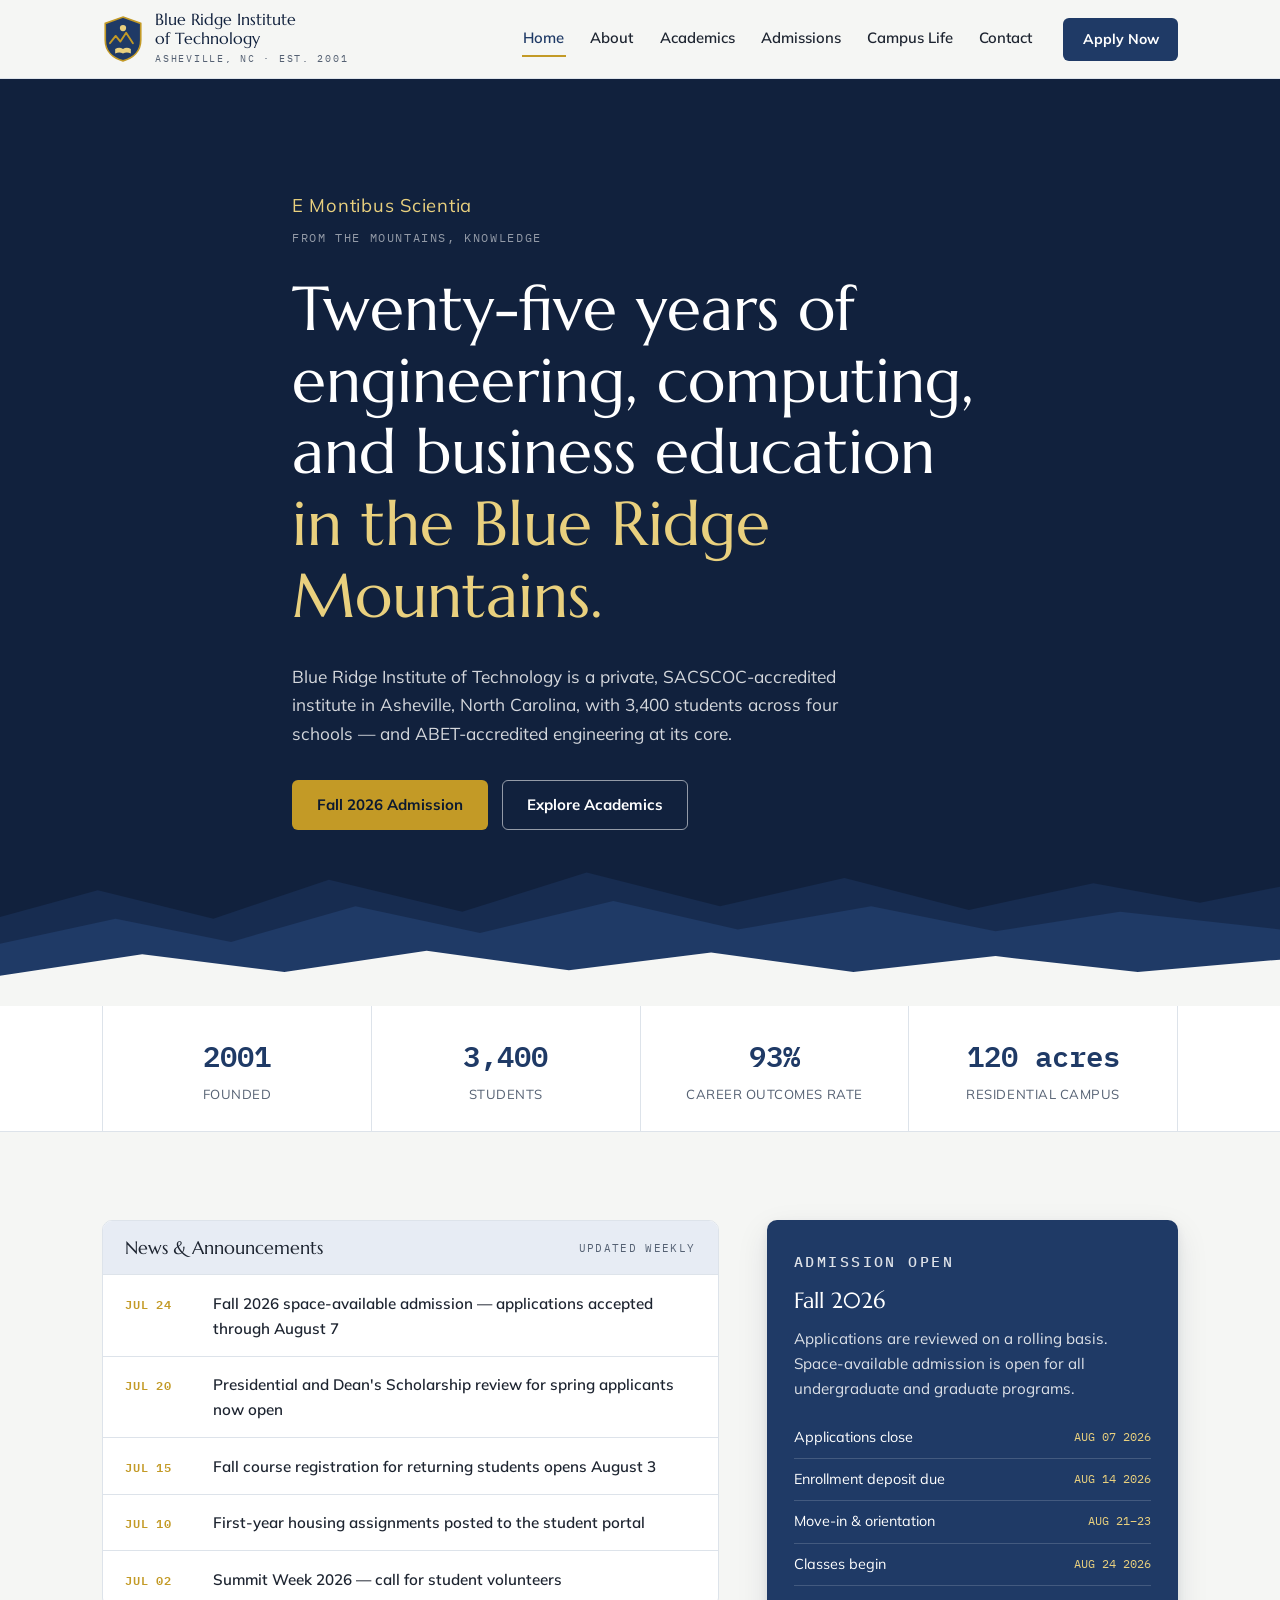
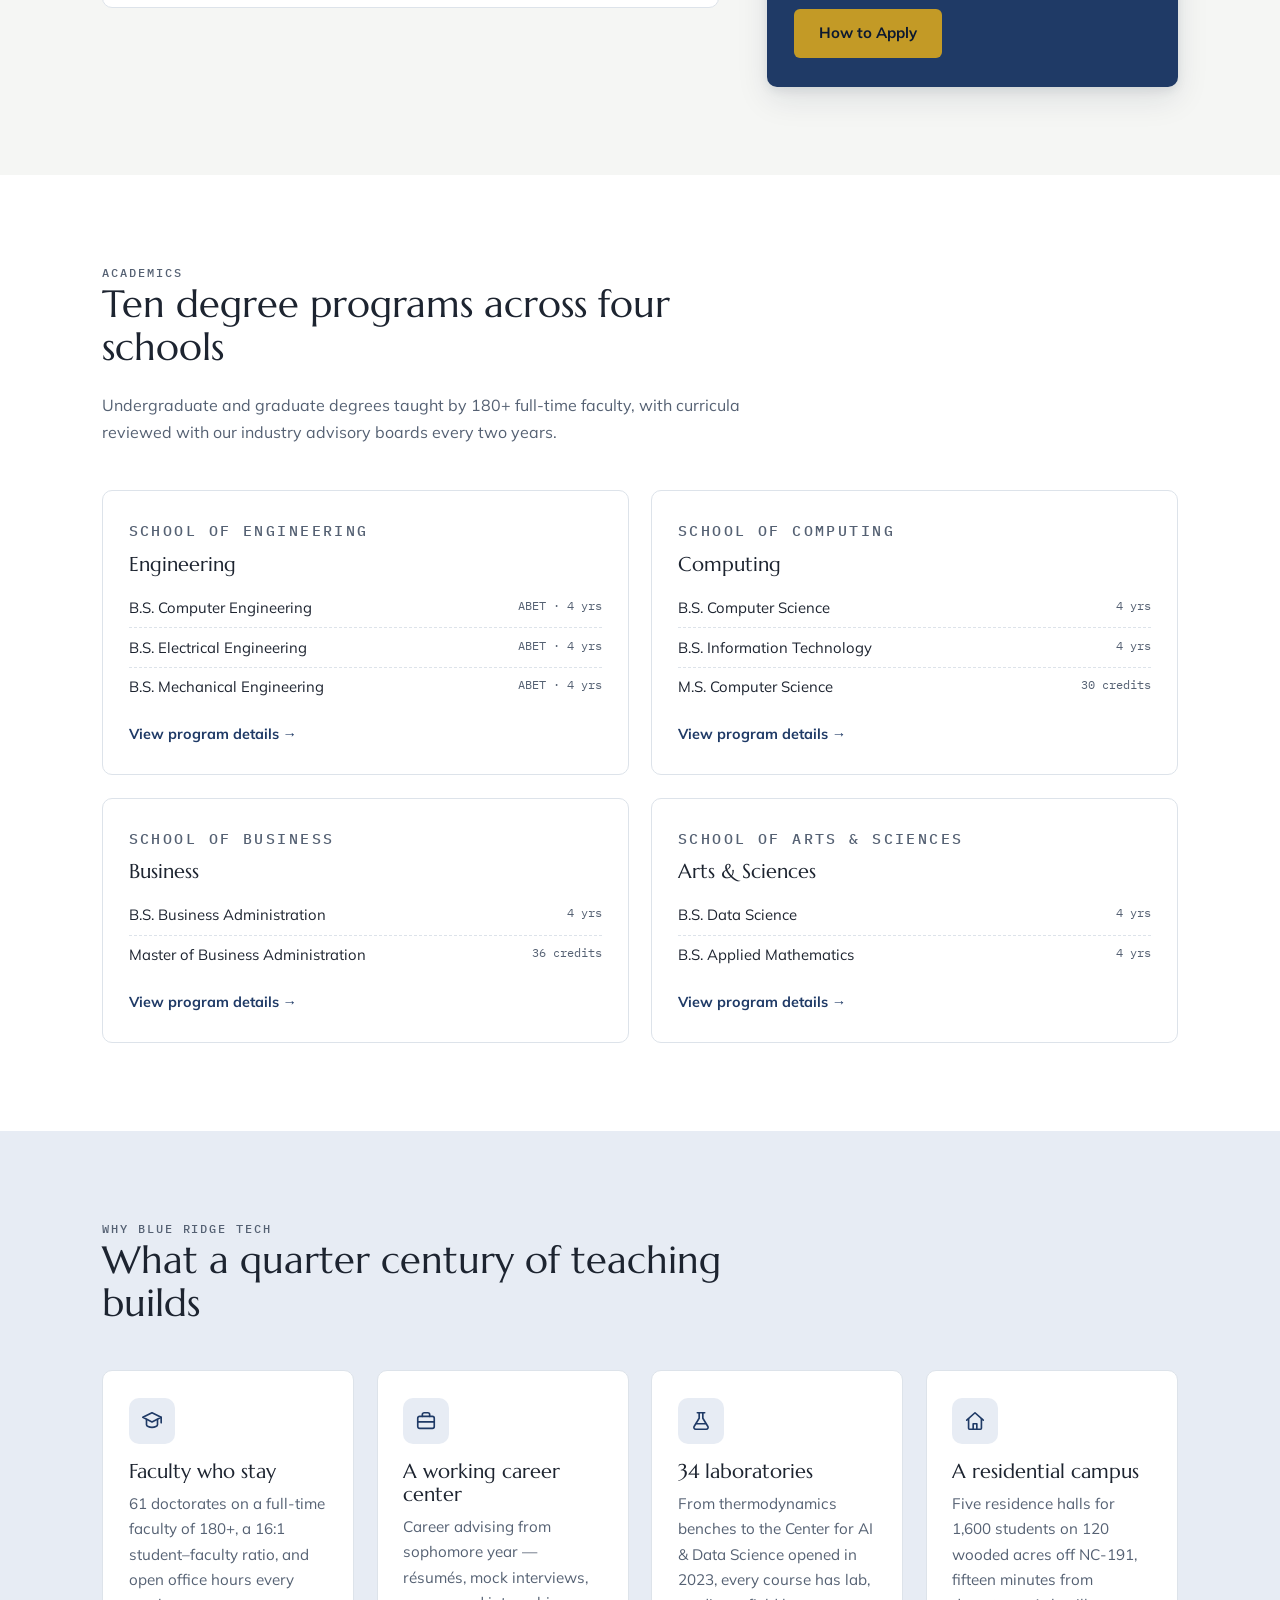
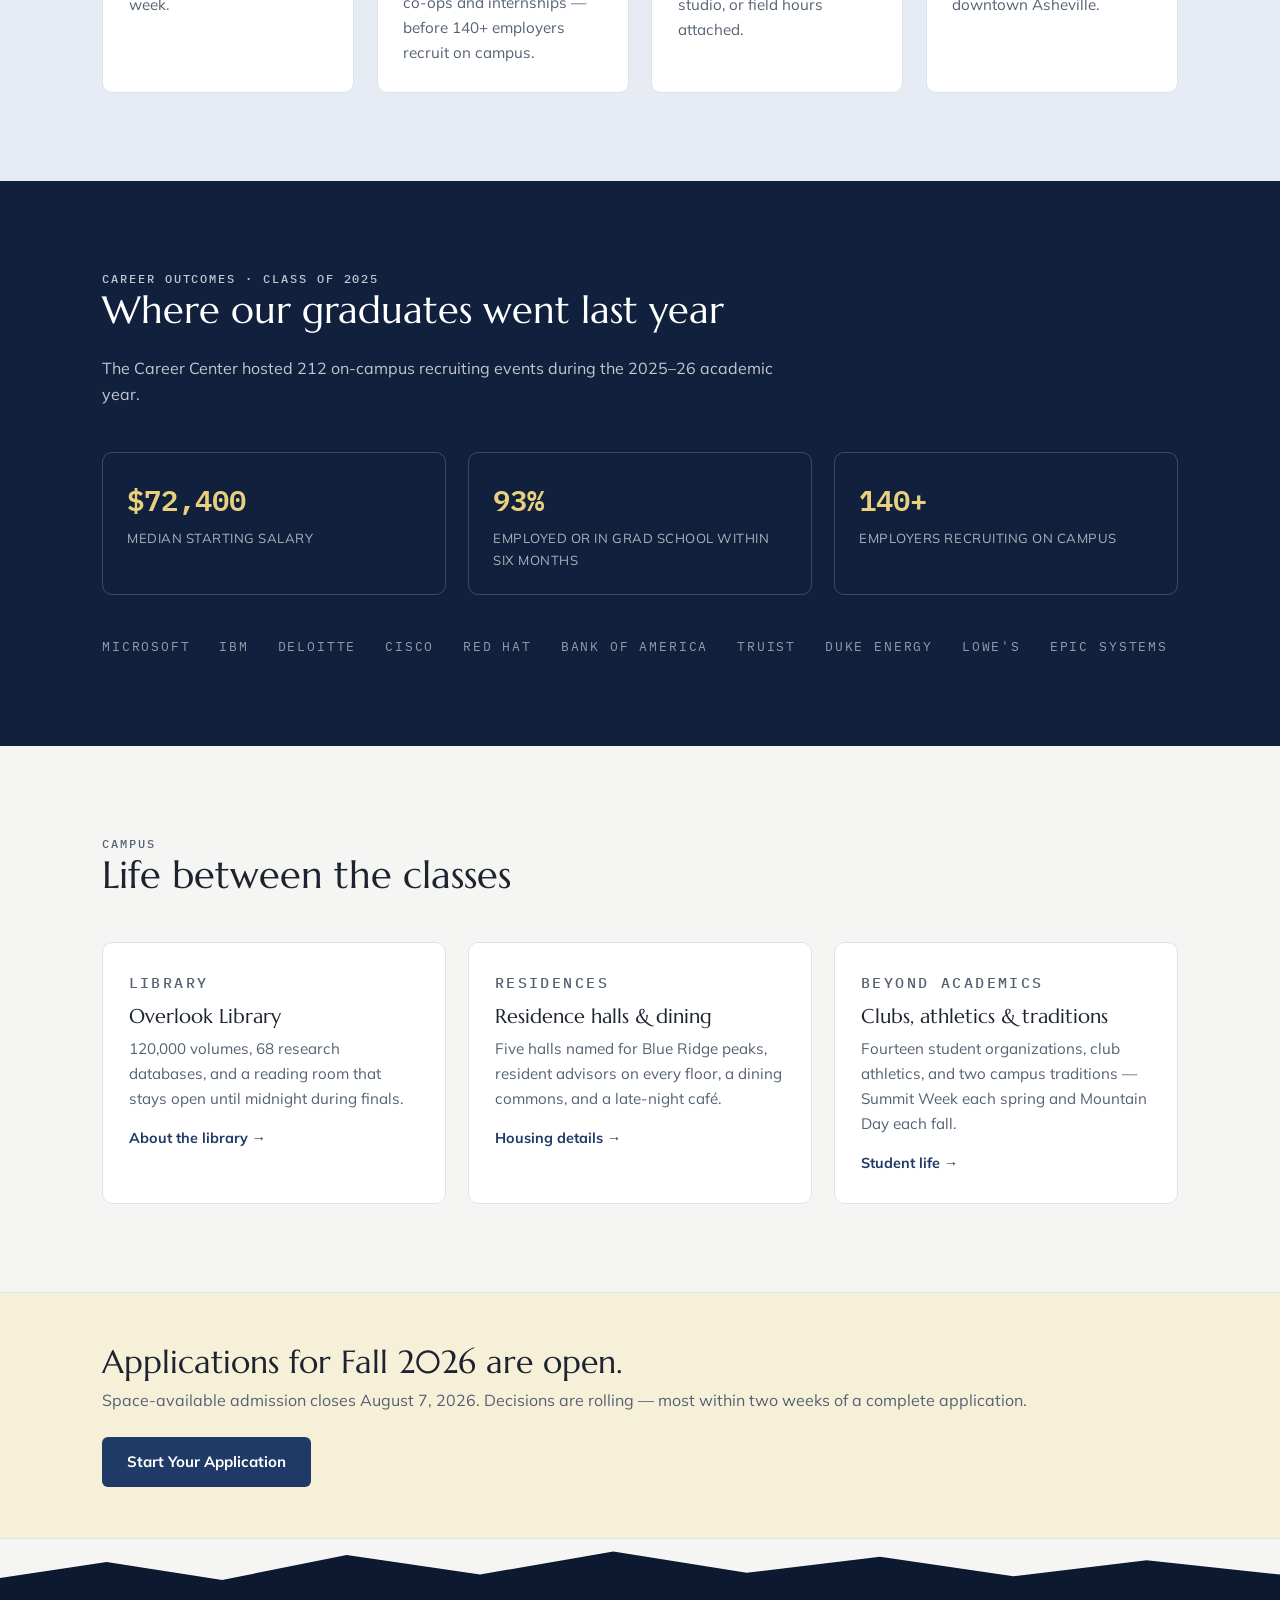
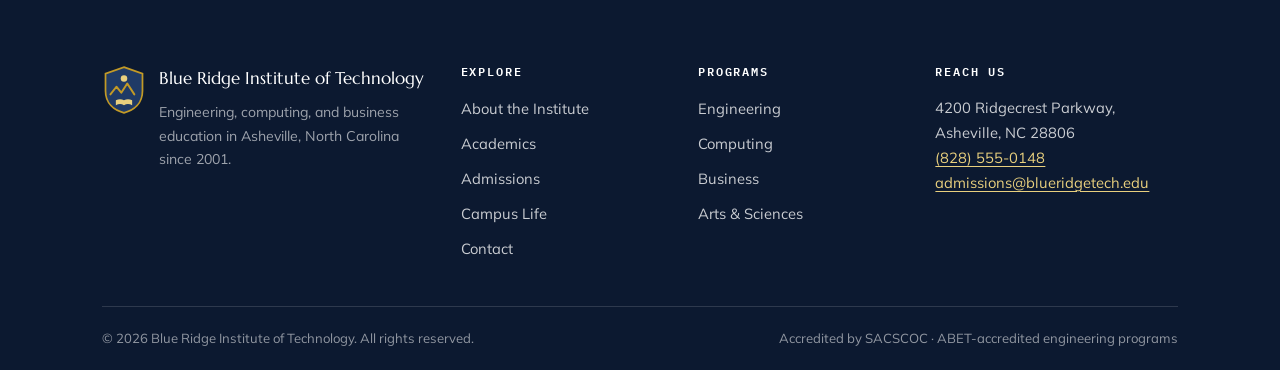
<file: index.html>
<!DOCTYPE html>
<html lang="en">
<head>
  <meta charset="UTF-8">
  <meta name="viewport" content="width=device-width, initial-scale=1.0">
  <title>Blue Ridge Institute of Technology — Asheville, North Carolina</title>
  <meta name="description" content="Blue Ridge Institute of Technology — a private, SACSCOC-accredited institute in Asheville, NC offering ABET-accredited engineering, computing, business, and science degrees since 2001. Fall 2026 admission open.">
  <link rel="icon" href="data:image/svg+xml,%3Csvg xmlns='http://www.w3.org/2000/svg' viewBox='0 0 40 46'%3E%3Cpath d='M20 2 37 8v16c0 11-7.5 17.5-17 20C10.5 41.5 3 35 3 24V8Z' fill='%231F3A66' stroke='%23C39A26' stroke-width='2'/%3E%3Cpath d='M8 27l6-8 5 6 6-9 7 11' fill='none' stroke='%23C39A26' stroke-width='2'/%3E%3C/svg%3E">
  <link rel="preconnect" href="https://fonts.googleapis.com">
  <link rel="preconnect" href="https://fonts.gstatic.com" crossorigin>
  <link href="https://fonts.googleapis.com/css2?family=Marcellus&family=Mulish:wght@400;600;700;800&family=IBM+Plex+Mono:wght@400;500;600&display=swap" rel="stylesheet">
  <link rel="stylesheet" href="css/styles.css">
</head>
<body>
  <a class="skip-link" href="#main">Skip to main content</a>

  <header class="site-header">
    <div class="container header-inner">
      <a class="brand" href="index.html">
        <svg class="brand-crest" viewBox="0 0 40 46" aria-hidden="true">
          <path d="M20 2 37 8v16c0 11-7.5 17.5-17 20C10.5 41.5 3 35 3 24V8Z" fill="#1F3A66" stroke="#C39A26" stroke-width="1.6"/>
          <circle cx="20" cy="12.5" r="3" fill="#E9D07E"/>
          <path d="M7.5 27l5.5-7 4.5 5.5 5.5-8.5 6.5 10" fill="none" stroke="#C39A26" stroke-width="1.8" stroke-linecap="round" stroke-linejoin="round"/>
          <path d="M12.5 32.5c2.6-1.4 5.1-1.4 7.5 0 2.4-1.4 4.9-1.4 7.5 0v4.5c-2.6-1.4-5.1-1.4-7.5 0-2.4-1.4-4.9-1.4-7.5 0Z" fill="#E9D07E"/>
        </svg>
        <span class="brand-text">
          <span class="brand-name">Blue Ridge Institute<br>of Technology</span>
          <span class="brand-sub">Asheville, NC &middot; Est. 2001</span>
        </span>
      </a>
      <nav class="site-nav" id="siteNav" aria-label="Primary">
        <a class="nav-link is-active" href="index.html" aria-current="page">Home</a>
        <a class="nav-link" href="about.html">About</a>
        <a class="nav-link" href="programs.html">Academics</a>
        <a class="nav-link" href="admissions.html">Admissions</a>
        <a class="nav-link" href="campus.html">Campus Life</a>
        <a class="nav-link" href="contact.html">Contact</a>
        <a class="btn btn-solid nav-cta" href="admissions.html#apply">Apply Now</a>
      </nav>
      <button class="nav-toggle" aria-expanded="false" aria-controls="siteNav" aria-label="Toggle navigation menu">
        <span></span><span></span><span></span>
      </button>
    </div>
  </header>

  <main id="main">

    <!-- Hero -->
    <section class="hero">
      <div class="container hero-inner">
        <p class="hero-motto">
          <span lang="la">E Montibus Scientia</span>
          <span class="motto-tr">from the mountains, knowledge</span>
        </p>
        <h1>Twenty-five years of engineering, computing, and business education <em>in the Blue Ridge Mountains.</em></h1>
        <p class="hero-lede">Blue Ridge Institute of Technology is a private, SACSCOC-accredited institute in Asheville, North Carolina, with 3,400 students across four schools &mdash; and ABET-accredited engineering at its core.</p>
        <div class="hero-actions">
          <a class="btn btn-brass" href="admissions.html">Fall 2026 Admission</a>
          <a class="btn btn-ghost" href="programs.html">Explore Academics</a>
        </div>
      </div>
      <div class="hero-ridges" aria-hidden="true">
        <svg viewBox="0 0 1440 190" preserveAspectRatio="none">
          <path fill="#172C50" d="M0 90 110 60l130 32 130-44 150 36 140-44 150 38 140-32 140 36 140-30 120 22 90-18V190H0Z"/>
          <path fill="#1F3A66" d="M0 120 130 92l130 26 140-40 140 30 150-36 140 32 150-26 140 28 140-22 180 20V190H0Z"/>
          <path fill="#F5F6F4" d="M0 156 160 132l160 20 160-24 160 22 160-20 160 22 160-18 160 18 160-14V190H0Z"/>
        </svg>
      </div>
    </section>

    <!-- Stats strip -->
    <section class="stats-strip" aria-label="Institute at a glance">
      <div class="container">
        <div class="stats-grid">
          <div class="stat">
            <span class="stat-value">2001</span>
            <span class="stat-label">Founded</span>
          </div>
          <div class="stat">
            <span class="stat-value">3,400</span>
            <span class="stat-label">Students</span>
          </div>
          <div class="stat">
            <span class="stat-value">93%</span>
            <span class="stat-label">Career outcomes rate</span>
          </div>
          <div class="stat">
            <span class="stat-value">120 acres</span>
            <span class="stat-label">Residential campus</span>
          </div>
        </div>
      </div>
    </section>

    <!-- News + admissions card -->
    <section class="section">
      <div class="container">
        <div class="notice-layout">
          <div class="noticeboard reveal">
            <div class="noticeboard-head">
              <h3>News &amp; Announcements</h3>
              <span>Updated weekly</span>
            </div>
            <ul class="notice-list">
              <li>
                <span class="notice-date">JUL 24</span>
                <a href="admissions.html">Fall 2026 space-available admission &mdash; applications accepted through August 7</a>
              </li>
              <li>
                <span class="notice-date">JUL 20</span>
                <a href="admissions.html#scholarships">Presidential and Dean's Scholarship review for spring applicants now open</a>
              </li>
              <li>
                <span class="notice-date">JUL 15</span>
                <a href="programs.html">Fall course registration for returning students opens August 3</a>
              </li>
              <li>
                <span class="notice-date">JUL 10</span>
                <a href="campus.html#residence">First-year housing assignments posted to the student portal</a>
              </li>
              <li>
                <span class="notice-date">JUL 02</span>
                <a href="campus.html#clubs">Summit Week 2026 &mdash; call for student volunteers</a>
              </li>
            </ul>
          </div>
          <aside class="admission-card reveal" aria-label="Fall 2026 admission">
            <p class="eyebrow">Admission open</p>
            <h3>Fall 2026</h3>
            <p>Applications are reviewed on a rolling basis. Space-available admission is open for all undergraduate and graduate programs.</p>
            <ul class="admission-dates">
              <li><span>Applications close</span><span>AUG 07 2026</span></li>
              <li><span>Enrollment deposit due</span><span>AUG 14 2026</span></li>
              <li><span>Move-in &amp; orientation</span><span>AUG 21&ndash;23</span></li>
              <li><span>Classes begin</span><span>AUG 24 2026</span></li>
            </ul>
            <a class="btn btn-brass" href="admissions.html#apply">How to Apply</a>
          </aside>
        </div>
      </div>
    </section>

    <!-- Academics overview -->
    <section class="section section--white">
      <div class="container">
        <div class="section-head">
          <p class="eyebrow">Academics</p>
          <h2>Ten degree programs across four schools</h2>
          <p>Undergraduate and graduate degrees taught by 180+ full-time faculty, with curricula reviewed with our industry advisory boards every two years.</p>
        </div>
        <div class="card-grid card-grid--2">
          <article class="card reveal">
            <p class="eyebrow">School of Engineering</p>
            <h3>Engineering</h3>
            <ul class="card-list">
              <li>B.S. Computer Engineering <span class="mono">ABET &middot; 4 yrs</span></li>
              <li>B.S. Electrical Engineering <span class="mono">ABET &middot; 4 yrs</span></li>
              <li>B.S. Mechanical Engineering <span class="mono">ABET &middot; 4 yrs</span></li>
            </ul>
            <a class="card-link" href="programs.html#engineering">View program details &rarr;</a>
          </article>
          <article class="card reveal">
            <p class="eyebrow">School of Computing</p>
            <h3>Computing</h3>
            <ul class="card-list">
              <li>B.S. Computer Science <span class="mono">4 yrs</span></li>
              <li>B.S. Information Technology <span class="mono">4 yrs</span></li>
              <li>M.S. Computer Science <span class="mono">30 credits</span></li>
            </ul>
            <a class="card-link" href="programs.html#computing">View program details &rarr;</a>
          </article>
          <article class="card reveal">
            <p class="eyebrow">School of Business</p>
            <h3>Business</h3>
            <ul class="card-list">
              <li>B.S. Business Administration <span class="mono">4 yrs</span></li>
              <li>Master of Business Administration <span class="mono">36 credits</span></li>
            </ul>
            <a class="card-link" href="programs.html#business">View program details &rarr;</a>
          </article>
          <article class="card reveal">
            <p class="eyebrow">School of Arts &amp; Sciences</p>
            <h3>Arts &amp; Sciences</h3>
            <ul class="card-list">
              <li>B.S. Data Science <span class="mono">4 yrs</span></li>
              <li>B.S. Applied Mathematics <span class="mono">4 yrs</span></li>
            </ul>
            <a class="card-link" href="programs.html#arts-sciences">View program details &rarr;</a>
          </article>
        </div>
      </div>
    </section>

    <!-- Why Blue Ridge Tech -->
    <section class="section section--tint">
      <div class="container">
        <div class="section-head">
          <p class="eyebrow">Why Blue Ridge Tech</p>
          <h2>What a quarter century of teaching builds</h2>
        </div>
        <div class="card-grid card-grid--4">
          <div class="card pillar reveal">
            <div class="pillar-icon" aria-hidden="true">
              <svg viewBox="0 0 24 24" fill="none" stroke="currentColor" stroke-width="1.8" stroke-linecap="round" stroke-linejoin="round"><path d="M12 3 2 8l10 5 10-5-10-5Z"/><path d="M6 10.5V16c0 1.5 2.7 3 6 3s6-1.5 6-3v-5.5"/><path d="M22 8v6"/></svg>
            </div>
            <h3>Faculty who stay</h3>
            <p>61 doctorates on a full-time faculty of 180+, a 16:1 student&ndash;faculty ratio, and open office hours every week.</p>
          </div>
          <div class="card pillar reveal">
            <div class="pillar-icon" aria-hidden="true">
              <svg viewBox="0 0 24 24" fill="none" stroke="currentColor" stroke-width="1.8" stroke-linecap="round" stroke-linejoin="round"><rect x="3" y="7" width="18" height="13" rx="2"/><path d="M8 7V5a2 2 0 0 1 2-2h4a2 2 0 0 1 2 2v2"/><path d="M3 13h18"/></svg>
            </div>
            <h3>A working career center</h3>
            <p>Career advising from sophomore year &mdash; r&eacute;sum&eacute;s, mock interviews, co-ops and internships &mdash; before 140+ employers recruit on campus.</p>
          </div>
          <div class="card pillar reveal">
            <div class="pillar-icon" aria-hidden="true">
              <svg viewBox="0 0 24 24" fill="none" stroke="currentColor" stroke-width="1.8" stroke-linecap="round" stroke-linejoin="round"><path d="M10 3v6L4.5 18a2 2 0 0 0 1.8 3h11.4a2 2 0 0 0 1.8-3L14 9V3"/><path d="M8 3h8"/><path d="M7 15h10"/></svg>
            </div>
            <h3>34 laboratories</h3>
            <p>From thermodynamics benches to the Center for AI &amp; Data Science opened in 2023, every course has lab, studio, or field hours attached.</p>
          </div>
          <div class="card pillar reveal">
            <div class="pillar-icon" aria-hidden="true">
              <svg viewBox="0 0 24 24" fill="none" stroke="currentColor" stroke-width="1.8" stroke-linecap="round" stroke-linejoin="round"><path d="m3 11 9-8 9 8"/><path d="M5 9.5V20a1 1 0 0 0 1 1h12a1 1 0 0 0 1-1V9.5"/><path d="M10 21v-6h4v6"/></svg>
            </div>
            <h3>A residential campus</h3>
            <p>Five residence halls for 1,600 students on 120 wooded acres off NC-191, fifteen minutes from downtown Asheville.</p>
          </div>
        </div>
      </div>
    </section>

    <!-- Career outcomes -->
    <section class="section placements">
      <div class="container">
        <div class="section-head">
          <p class="eyebrow">Career outcomes &middot; Class of 2025</p>
          <h2>Where our graduates went last year</h2>
          <p>The Career Center hosted 212 on-campus recruiting events during the 2025&ndash;26 academic year.</p>
        </div>
        <div class="placement-stats">
          <div class="placement-stat reveal">
            <span class="stat-value">$72,400</span>
            <span class="stat-label">Median starting salary</span>
          </div>
          <div class="placement-stat reveal">
            <span class="stat-value">93%</span>
            <span class="stat-label">Employed or in grad school within six months</span>
          </div>
          <div class="placement-stat reveal">
            <span class="stat-value">140+</span>
            <span class="stat-label">Employers recruiting on campus</span>
          </div>
        </div>
        <div class="recruiter-row" aria-label="Selected employers">
          <span>Microsoft</span>
          <span>IBM</span>
          <span>Deloitte</span>
          <span>Cisco</span>
          <span>Red Hat</span>
          <span>Bank of America</span>
          <span>Truist</span>
          <span>Duke Energy</span>
          <span>Lowe's</span>
          <span>Epic Systems</span>
        </div>
      </div>
    </section>

    <!-- Campus glimpse -->
    <section class="section">
      <div class="container">
        <div class="section-head">
          <p class="eyebrow">Campus</p>
          <h2>Life between the classes</h2>
        </div>
        <div class="card-grid">
          <article class="card reveal">
            <p class="eyebrow">Library</p>
            <h3>Overlook Library</h3>
            <p>120,000 volumes, 68 research databases, and a reading room that stays open until midnight during finals.</p>
            <a class="card-link" href="campus.html#library">About the library &rarr;</a>
          </article>
          <article class="card reveal">
            <p class="eyebrow">Residences</p>
            <h3>Residence halls &amp; dining</h3>
            <p>Five halls named for Blue Ridge peaks, resident advisors on every floor, a dining commons, and a late-night caf&eacute;.</p>
            <a class="card-link" href="campus.html#residence">Housing details &rarr;</a>
          </article>
          <article class="card reveal">
            <p class="eyebrow">Beyond academics</p>
            <h3>Clubs, athletics &amp; traditions</h3>
            <p>Fourteen student organizations, club athletics, and two campus traditions &mdash; Summit Week each spring and Mountain Day each fall.</p>
            <a class="card-link" href="campus.html#clubs">Student life &rarr;</a>
          </article>
        </div>
      </div>
    </section>

    <!-- CTA band -->
    <section class="cta-band">
      <div class="container cta-band-inner">
        <div>
          <h2>Applications for Fall 2026 are open.</h2>
          <p>Space-available admission closes August 7, 2026. Decisions are rolling &mdash; most within two weeks of a complete application.</p>
        </div>
        <a class="btn btn-solid" href="admissions.html#apply">Start Your Application</a>
      </div>
    </section>

  </main>

  <!-- Footer -->
  <div class="footer-ridge" aria-hidden="true">
    <svg viewBox="0 0 1440 70" preserveAspectRatio="none">
      <path fill="#0C1930" d="M0 70V44l120-18 130 20 140-28 150 22 150-26 150 24 150-18 150 22 150-18 150 16V70Z"/>
    </svg>
  </div>
  <footer class="site-footer">
    <div class="container">
      <div class="footer-grid">
        <div>
          <div class="footer-brand">
            <svg class="brand-crest" viewBox="0 0 40 46" aria-hidden="true">
              <path d="M20 2 37 8v16c0 11-7.5 17.5-17 20C10.5 41.5 3 35 3 24V8Z" fill="#1F3A66" stroke="#C39A26" stroke-width="1.6"/>
              <circle cx="20" cy="12.5" r="3" fill="#E9D07E"/>
              <path d="M7.5 27l5.5-7 4.5 5.5 5.5-8.5 6.5 10" fill="none" stroke="#C39A26" stroke-width="1.8" stroke-linecap="round" stroke-linejoin="round"/>
              <path d="M12.5 32.5c2.6-1.4 5.1-1.4 7.5 0 2.4-1.4 4.9-1.4 7.5 0v4.5c-2.6-1.4-5.1-1.4-7.5 0-2.4-1.4-4.9-1.4-7.5 0Z" fill="#E9D07E"/>
            </svg>
            <div>
              <span class="footer-brand-name">Blue Ridge Institute of Technology</span>
              <p>Engineering, computing, and business education in Asheville, North Carolina since 2001.</p>
            </div>
          </div>
        </div>
        <div>
          <h4>Explore</h4>
          <ul class="footer-links">
            <li><a href="about.html">About the Institute</a></li>
            <li><a href="programs.html">Academics</a></li>
            <li><a href="admissions.html">Admissions</a></li>
            <li><a href="campus.html">Campus Life</a></li>
            <li><a href="contact.html">Contact</a></li>
          </ul>
        </div>
        <div>
          <h4>Programs</h4>
          <ul class="footer-links">
            <li><a href="programs.html#engineering">Engineering</a></li>
            <li><a href="programs.html#computing">Computing</a></li>
            <li><a href="programs.html#business">Business</a></li>
            <li><a href="programs.html#arts-sciences">Arts &amp; Sciences</a></li>
          </ul>
        </div>
        <div>
          <h4>Reach Us</h4>
          <address>
            4200 Ridgecrest Parkway,<br>
            Asheville, NC 28806<br>
            <a href="tel:+18285550148">(828) 555-0148</a><br>
            <a href="mailto:admissions@blueridgetech.edu">admissions@blueridgetech.edu</a>
          </address>
        </div>
      </div>
      <div class="footer-bottom">
        <p>&copy; <span id="footerYear">2026</span> Blue Ridge Institute of Technology. All rights reserved.</p>
        <p>Accredited by SACSCOC &middot; ABET-accredited engineering programs</p>
      </div>
    </div>
  </footer>

  <script src="js/main.js"></script>
</body>
</html>
</file>
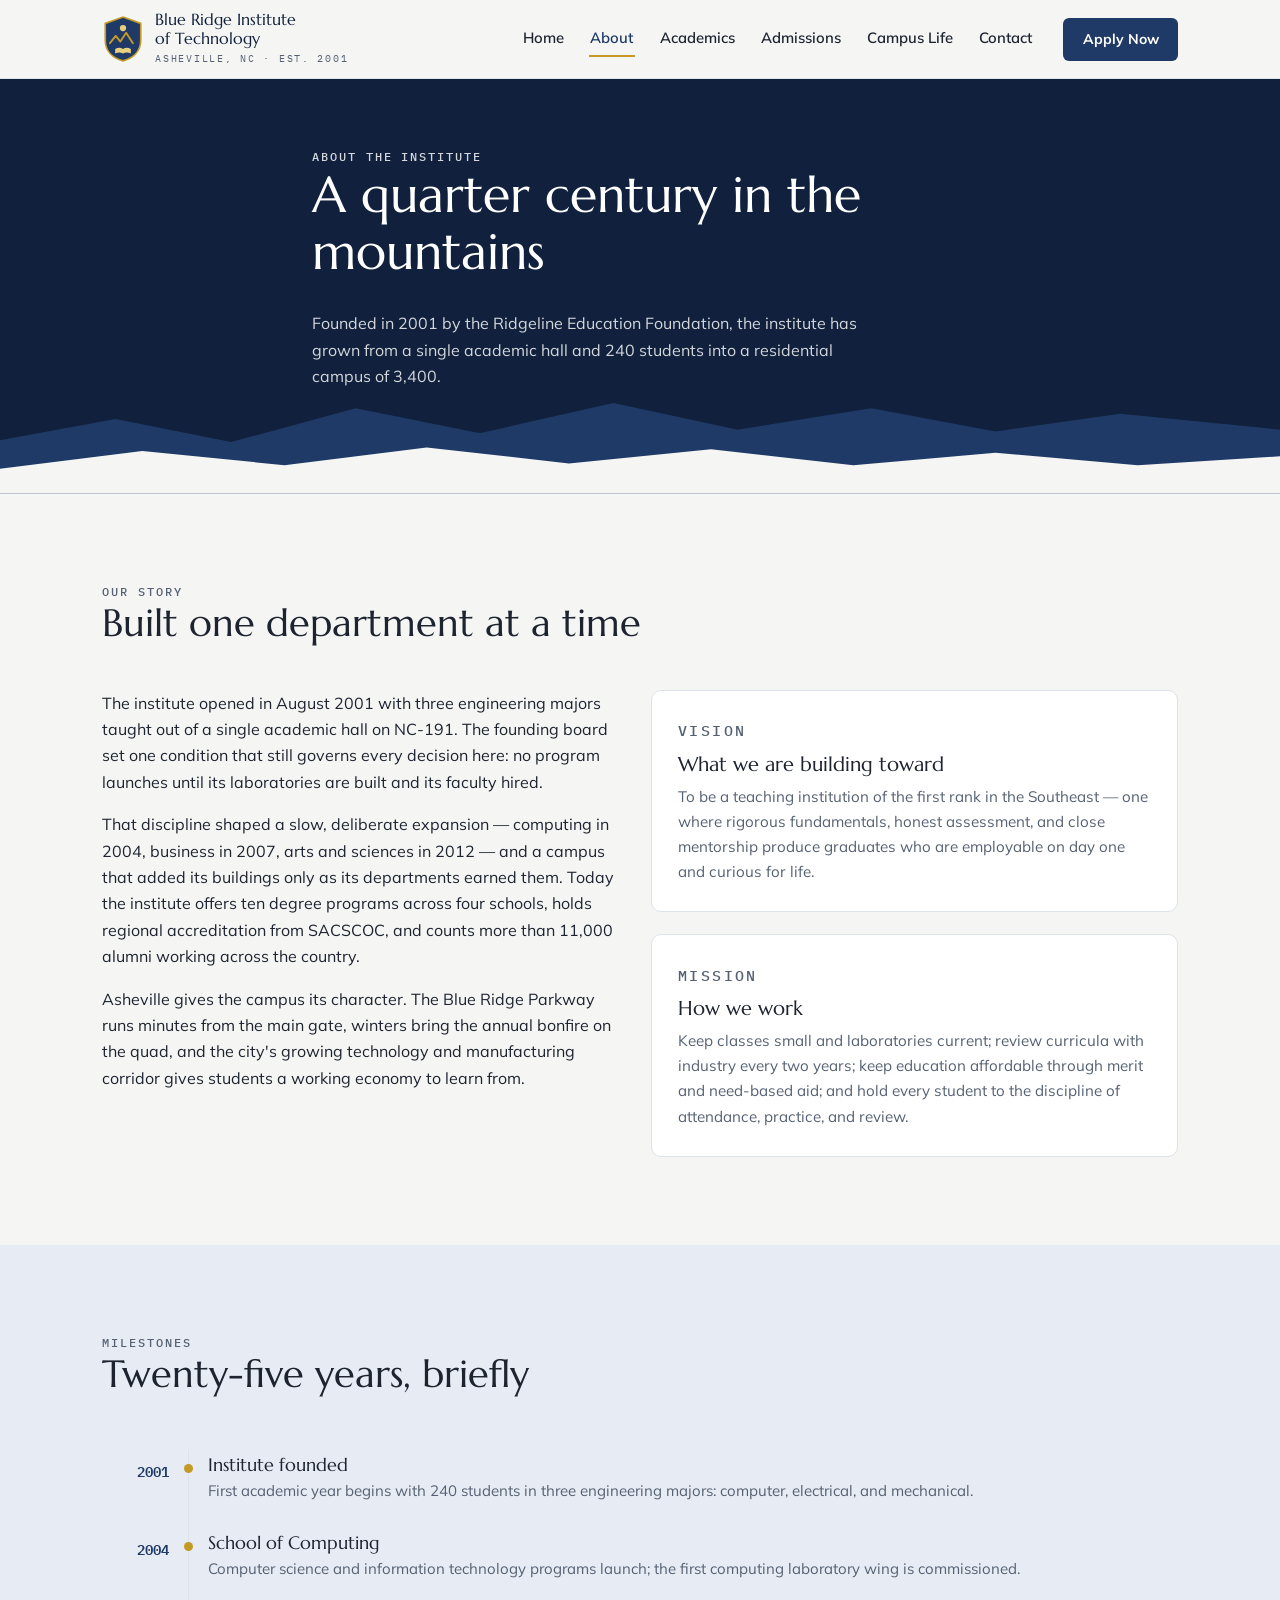
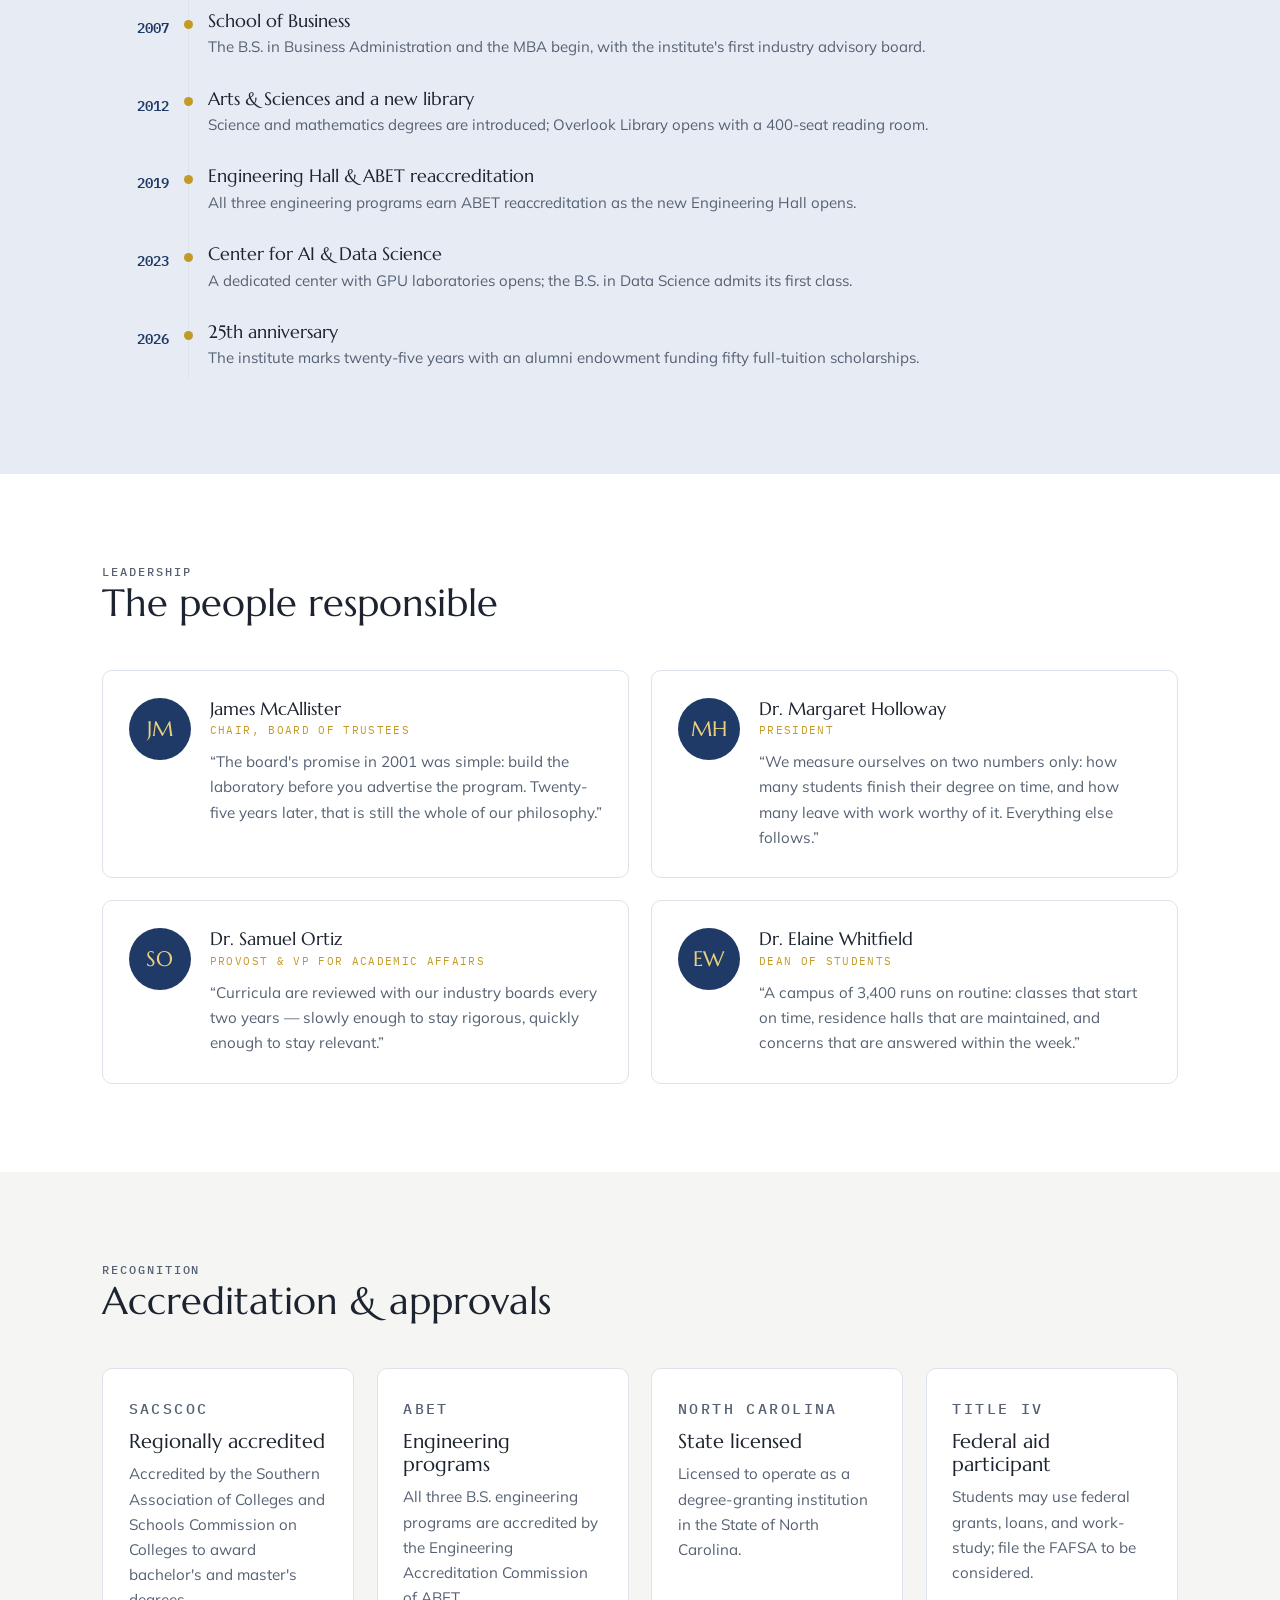
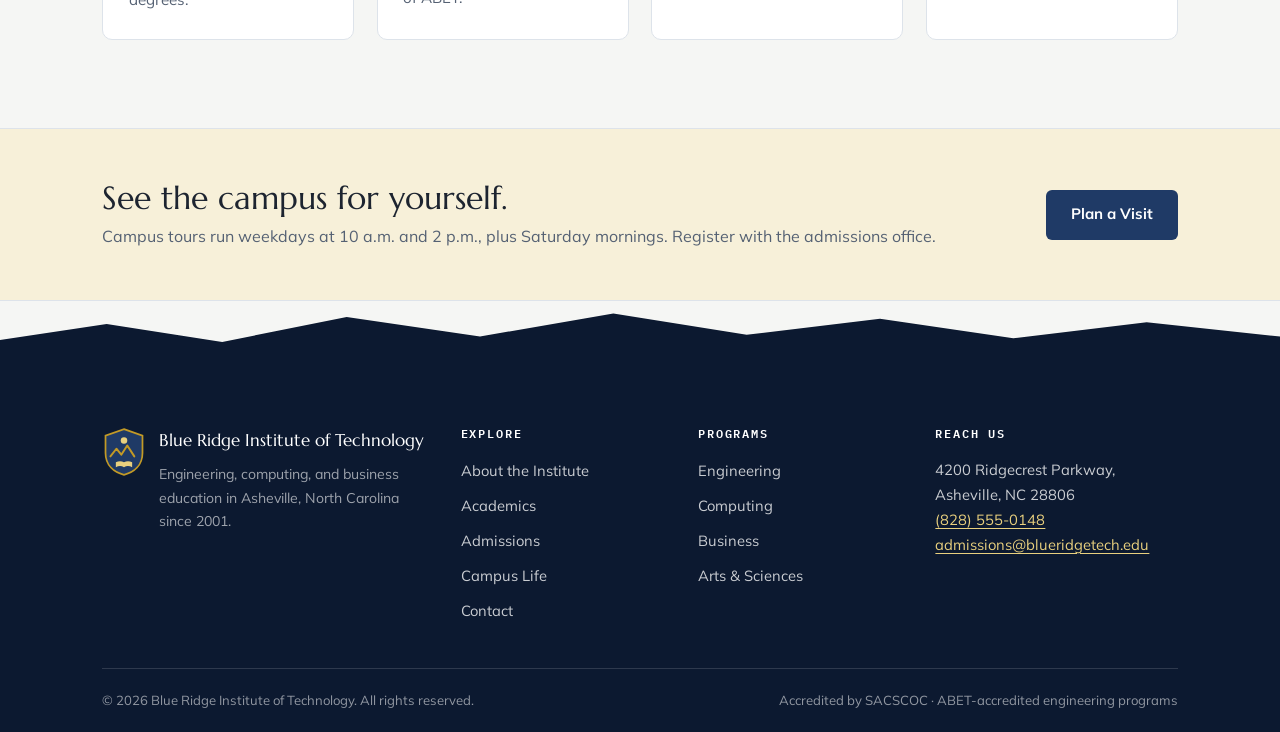
<file: about.html>
<!DOCTYPE html>
<html lang="en">
<head>
  <meta charset="UTF-8">
  <meta name="viewport" content="width=device-width, initial-scale=1.0">
  <title>About — Blue Ridge Institute of Technology</title>
  <meta name="description" content="The history, mission, leadership, and accreditation of Blue Ridge Institute of Technology in Asheville, North Carolina — founded in 2001.">
  <link rel="icon" href="data:image/svg+xml,%3Csvg xmlns='http://www.w3.org/2000/svg' viewBox='0 0 40 46'%3E%3Cpath d='M20 2 37 8v16c0 11-7.5 17.5-17 20C10.5 41.5 3 35 3 24V8Z' fill='%231F3A66' stroke='%23C39A26' stroke-width='2'/%3E%3Cpath d='M8 27l6-8 5 6 6-9 7 11' fill='none' stroke='%23C39A26' stroke-width='2'/%3E%3C/svg%3E">
  <link rel="preconnect" href="https://fonts.googleapis.com">
  <link rel="preconnect" href="https://fonts.gstatic.com" crossorigin>
  <link href="https://fonts.googleapis.com/css2?family=Marcellus&family=Mulish:wght@400;600;700;800&family=IBM+Plex+Mono:wght@400;500;600&display=swap" rel="stylesheet">
  <link rel="stylesheet" href="css/styles.css">
</head>
<body>
  <a class="skip-link" href="#main">Skip to main content</a>

  <header class="site-header">
    <div class="container header-inner">
      <a class="brand" href="index.html">
        <svg class="brand-crest" viewBox="0 0 40 46" aria-hidden="true">
          <path d="M20 2 37 8v16c0 11-7.5 17.5-17 20C10.5 41.5 3 35 3 24V8Z" fill="#1F3A66" stroke="#C39A26" stroke-width="1.6"/>
          <circle cx="20" cy="12.5" r="3" fill="#E9D07E"/>
          <path d="M7.5 27l5.5-7 4.5 5.5 5.5-8.5 6.5 10" fill="none" stroke="#C39A26" stroke-width="1.8" stroke-linecap="round" stroke-linejoin="round"/>
          <path d="M12.5 32.5c2.6-1.4 5.1-1.4 7.5 0 2.4-1.4 4.9-1.4 7.5 0v4.5c-2.6-1.4-5.1-1.4-7.5 0-2.4-1.4-4.9-1.4-7.5 0Z" fill="#E9D07E"/>
        </svg>
        <span class="brand-text">
          <span class="brand-name">Blue Ridge Institute<br>of Technology</span>
          <span class="brand-sub">Asheville, NC &middot; Est. 2001</span>
        </span>
      </a>
      <nav class="site-nav" id="siteNav" aria-label="Primary">
        <a class="nav-link" href="index.html">Home</a>
        <a class="nav-link is-active" href="about.html" aria-current="page">About</a>
        <a class="nav-link" href="programs.html">Academics</a>
        <a class="nav-link" href="admissions.html">Admissions</a>
        <a class="nav-link" href="campus.html">Campus Life</a>
        <a class="nav-link" href="contact.html">Contact</a>
        <a class="btn btn-solid nav-cta" href="admissions.html#apply">Apply Now</a>
      </nav>
      <button class="nav-toggle" aria-expanded="false" aria-controls="siteNav" aria-label="Toggle navigation menu">
        <span></span><span></span><span></span>
      </button>
    </div>
  </header>

  <main id="main">

    <section class="page-hero">
      <div class="container page-hero-inner">
        <p class="eyebrow">About the Institute</p>
        <h1>A quarter century in the mountains</h1>
        <p>Founded in 2001 by the Ridgeline Education Foundation, the institute has grown from a single academic hall and 240 students into a residential campus of 3,400.</p>
      </div>
      <div class="hero-ridges" aria-hidden="true">
        <svg viewBox="0 0 1440 120" preserveAspectRatio="none">
          <path fill="#1F3A66" d="M0 60 130 36l130 26 140-38 140 28 150-34 140 30 150-24 140 26 140-20 180 18V120H0Z"/>
          <path fill="#F5F6F4" d="M0 92 160 72l160 16 160-20 160 18 160-16 160 18 160-14 160 14 160-10V120H0Z"/>
        </svg>
      </div>
    </section>

    <section class="section">
      <div class="container">
        <div class="section-head">
          <p class="eyebrow">Our story</p>
          <h2>Built one department at a time</h2>
        </div>
        <div class="card-grid card-grid--2">
          <div>
            <p>The institute opened in August 2001 with three engineering majors taught out of a single academic hall on NC-191. The founding board set one condition that still governs every decision here: no program launches until its laboratories are built and its faculty hired.</p>
            <p>That discipline shaped a slow, deliberate expansion &mdash; computing in 2004, business in 2007, arts and sciences in 2012 &mdash; and a campus that added its buildings only as its departments earned them. Today the institute offers ten degree programs across four schools, holds regional accreditation from SACSCOC, and counts more than 11,000 alumni working across the country.</p>
            <p style="margin-bottom:0;">Asheville gives the campus its character. The Blue Ridge Parkway runs minutes from the main gate, winters bring the annual bonfire on the quad, and the city's growing technology and manufacturing corridor gives students a working economy to learn from.</p>
          </div>
          <div>
            <article class="card" style="margin-bottom:1.4rem;">
              <p class="eyebrow">Vision</p>
              <h3>What we are building toward</h3>
              <p>To be a teaching institution of the first rank in the Southeast &mdash; one where rigorous fundamentals, honest assessment, and close mentorship produce graduates who are employable on day one and curious for life.</p>
            </article>
            <article class="card">
              <p class="eyebrow">Mission</p>
              <h3>How we work</h3>
              <p>Keep classes small and laboratories current; review curricula with industry every two years; keep education affordable through merit and need-based aid; and hold every student to the discipline of attendance, practice, and review.</p>
            </article>
          </div>
        </div>
      </div>
    </section>

    <section class="section section--tint">
      <div class="container">
        <div class="section-head">
          <p class="eyebrow">Milestones</p>
          <h2>Twenty-five years, briefly</h2>
        </div>
        <ol class="timeline">
          <li class="reveal">
            <span class="timeline-year">2001</span>
            <div class="timeline-body">
              <h3>Institute founded</h3>
              <p>First academic year begins with 240 students in three engineering majors: computer, electrical, and mechanical.</p>
            </div>
          </li>
          <li class="reveal">
            <span class="timeline-year">2004</span>
            <div class="timeline-body">
              <h3>School of Computing</h3>
              <p>Computer science and information technology programs launch; the first computing laboratory wing is commissioned.</p>
            </div>
          </li>
          <li class="reveal">
            <span class="timeline-year">2007</span>
            <div class="timeline-body">
              <h3>School of Business</h3>
              <p>The B.S. in Business Administration and the MBA begin, with the institute's first industry advisory board.</p>
            </div>
          </li>
          <li class="reveal">
            <span class="timeline-year">2012</span>
            <div class="timeline-body">
              <h3>Arts &amp; Sciences and a new library</h3>
              <p>Science and mathematics degrees are introduced; Overlook Library opens with a 400-seat reading room.</p>
            </div>
          </li>
          <li class="reveal">
            <span class="timeline-year">2019</span>
            <div class="timeline-body">
              <h3>Engineering Hall &amp; ABET reaccreditation</h3>
              <p>All three engineering programs earn ABET reaccreditation as the new Engineering Hall opens.</p>
            </div>
          </li>
          <li class="reveal">
            <span class="timeline-year">2023</span>
            <div class="timeline-body">
              <h3>Center for AI &amp; Data Science</h3>
              <p>A dedicated center with GPU laboratories opens; the B.S. in Data Science admits its first class.</p>
            </div>
          </li>
          <li class="reveal">
            <span class="timeline-year">2026</span>
            <div class="timeline-body">
              <h3>25th anniversary</h3>
              <p>The institute marks twenty-five years with an alumni endowment funding fifty full-tuition scholarships.</p>
            </div>
          </li>
        </ol>
      </div>
    </section>

    <section class="section section--white">
      <div class="container">
        <div class="section-head">
          <p class="eyebrow">Leadership</p>
          <h2>The people responsible</h2>
        </div>
        <div class="card-grid card-grid--2">
          <article class="card person-card reveal">
            <div class="person-avatar" aria-hidden="true">JM</div>
            <div>
              <h3>James McAllister</h3>
              <span class="person-role">Chair, Board of Trustees</span>
              <blockquote>&ldquo;The board's promise in 2001 was simple: build the laboratory before you advertise the program. Twenty-five years later, that is still the whole of our philosophy.&rdquo;</blockquote>
            </div>
          </article>
          <article class="card person-card reveal">
            <div class="person-avatar" aria-hidden="true">MH</div>
            <div>
              <h3>Dr. Margaret Holloway</h3>
              <span class="person-role">President</span>
              <blockquote>&ldquo;We measure ourselves on two numbers only: how many students finish their degree on time, and how many leave with work worthy of it. Everything else follows.&rdquo;</blockquote>
            </div>
          </article>
          <article class="card person-card reveal">
            <div class="person-avatar" aria-hidden="true">SO</div>
            <div>
              <h3>Dr. Samuel Ortiz</h3>
              <span class="person-role">Provost &amp; VP for Academic Affairs</span>
              <blockquote>&ldquo;Curricula are reviewed with our industry boards every two years &mdash; slowly enough to stay rigorous, quickly enough to stay relevant.&rdquo;</blockquote>
            </div>
          </article>
          <article class="card person-card reveal">
            <div class="person-avatar" aria-hidden="true">EW</div>
            <div>
              <h3>Dr. Elaine Whitfield</h3>
              <span class="person-role">Dean of Students</span>
              <blockquote>&ldquo;A campus of 3,400 runs on routine: classes that start on time, residence halls that are maintained, and concerns that are answered within the week.&rdquo;</blockquote>
            </div>
          </article>
        </div>
      </div>
    </section>

    <section class="section">
      <div class="container">
        <div class="section-head">
          <p class="eyebrow">Recognition</p>
          <h2>Accreditation &amp; approvals</h2>
        </div>
        <div class="card-grid card-grid--4">
          <div class="card reveal">
            <p class="eyebrow">SACSCOC</p>
            <h3>Regionally accredited</h3>
            <p>Accredited by the Southern Association of Colleges and Schools Commission on Colleges to award bachelor's and master's degrees.</p>
          </div>
          <div class="card reveal">
            <p class="eyebrow">ABET</p>
            <h3>Engineering programs</h3>
            <p>All three B.S. engineering programs are accredited by the Engineering Accreditation Commission of ABET.</p>
          </div>
          <div class="card reveal">
            <p class="eyebrow">North Carolina</p>
            <h3>State licensed</h3>
            <p>Licensed to operate as a degree-granting institution in the State of North Carolina.</p>
          </div>
          <div class="card reveal">
            <p class="eyebrow">Title IV</p>
            <h3>Federal aid participant</h3>
            <p>Students may use federal grants, loans, and work-study; file the FAFSA to be considered.</p>
          </div>
        </div>
      </div>
    </section>

    <section class="cta-band">
      <div class="container cta-band-inner">
        <div>
          <h2>See the campus for yourself.</h2>
          <p>Campus tours run weekdays at 10 a.m. and 2 p.m., plus Saturday mornings. Register with the admissions office.</p>
        </div>
        <a class="btn btn-solid" href="contact.html">Plan a Visit</a>
      </div>
    </section>

  </main>

  <div class="footer-ridge" aria-hidden="true">
    <svg viewBox="0 0 1440 70" preserveAspectRatio="none">
      <path fill="#0C1930" d="M0 70V44l120-18 130 20 140-28 150 22 150-26 150 24 150-18 150 22 150-18 150 16V70Z"/>
    </svg>
  </div>
  <footer class="site-footer">
    <div class="container">
      <div class="footer-grid">
        <div>
          <div class="footer-brand">
            <svg class="brand-crest" viewBox="0 0 40 46" aria-hidden="true">
              <path d="M20 2 37 8v16c0 11-7.5 17.5-17 20C10.5 41.5 3 35 3 24V8Z" fill="#1F3A66" stroke="#C39A26" stroke-width="1.6"/>
              <circle cx="20" cy="12.5" r="3" fill="#E9D07E"/>
              <path d="M7.5 27l5.5-7 4.5 5.5 5.5-8.5 6.5 10" fill="none" stroke="#C39A26" stroke-width="1.8" stroke-linecap="round" stroke-linejoin="round"/>
              <path d="M12.5 32.5c2.6-1.4 5.1-1.4 7.5 0 2.4-1.4 4.9-1.4 7.5 0v4.5c-2.6-1.4-5.1-1.4-7.5 0-2.4-1.4-4.9-1.4-7.5 0Z" fill="#E9D07E"/>
            </svg>
            <div>
              <span class="footer-brand-name">Blue Ridge Institute of Technology</span>
              <p>Engineering, computing, and business education in Asheville, North Carolina since 2001.</p>
            </div>
          </div>
        </div>
        <div>
          <h4>Explore</h4>
          <ul class="footer-links">
            <li><a href="about.html">About the Institute</a></li>
            <li><a href="programs.html">Academics</a></li>
            <li><a href="admissions.html">Admissions</a></li>
            <li><a href="campus.html">Campus Life</a></li>
            <li><a href="contact.html">Contact</a></li>
          </ul>
        </div>
        <div>
          <h4>Programs</h4>
          <ul class="footer-links">
            <li><a href="programs.html#engineering">Engineering</a></li>
            <li><a href="programs.html#computing">Computing</a></li>
            <li><a href="programs.html#business">Business</a></li>
            <li><a href="programs.html#arts-sciences">Arts &amp; Sciences</a></li>
          </ul>
        </div>
        <div>
          <h4>Reach Us</h4>
          <address>
            4200 Ridgecrest Parkway,<br>
            Asheville, NC 28806<br>
            <a href="tel:+18285550148">(828) 555-0148</a><br>
            <a href="mailto:admissions@blueridgetech.edu">admissions@blueridgetech.edu</a>
          </address>
        </div>
      </div>
      <div class="footer-bottom">
        <p>&copy; <span id="footerYear">2026</span> Blue Ridge Institute of Technology. All rights reserved.</p>
        <p>Accredited by SACSCOC &middot; ABET-accredited engineering programs</p>
      </div>
    </div>
  </footer>

  <script src="js/main.js"></script>
</body>
</html>
</file>
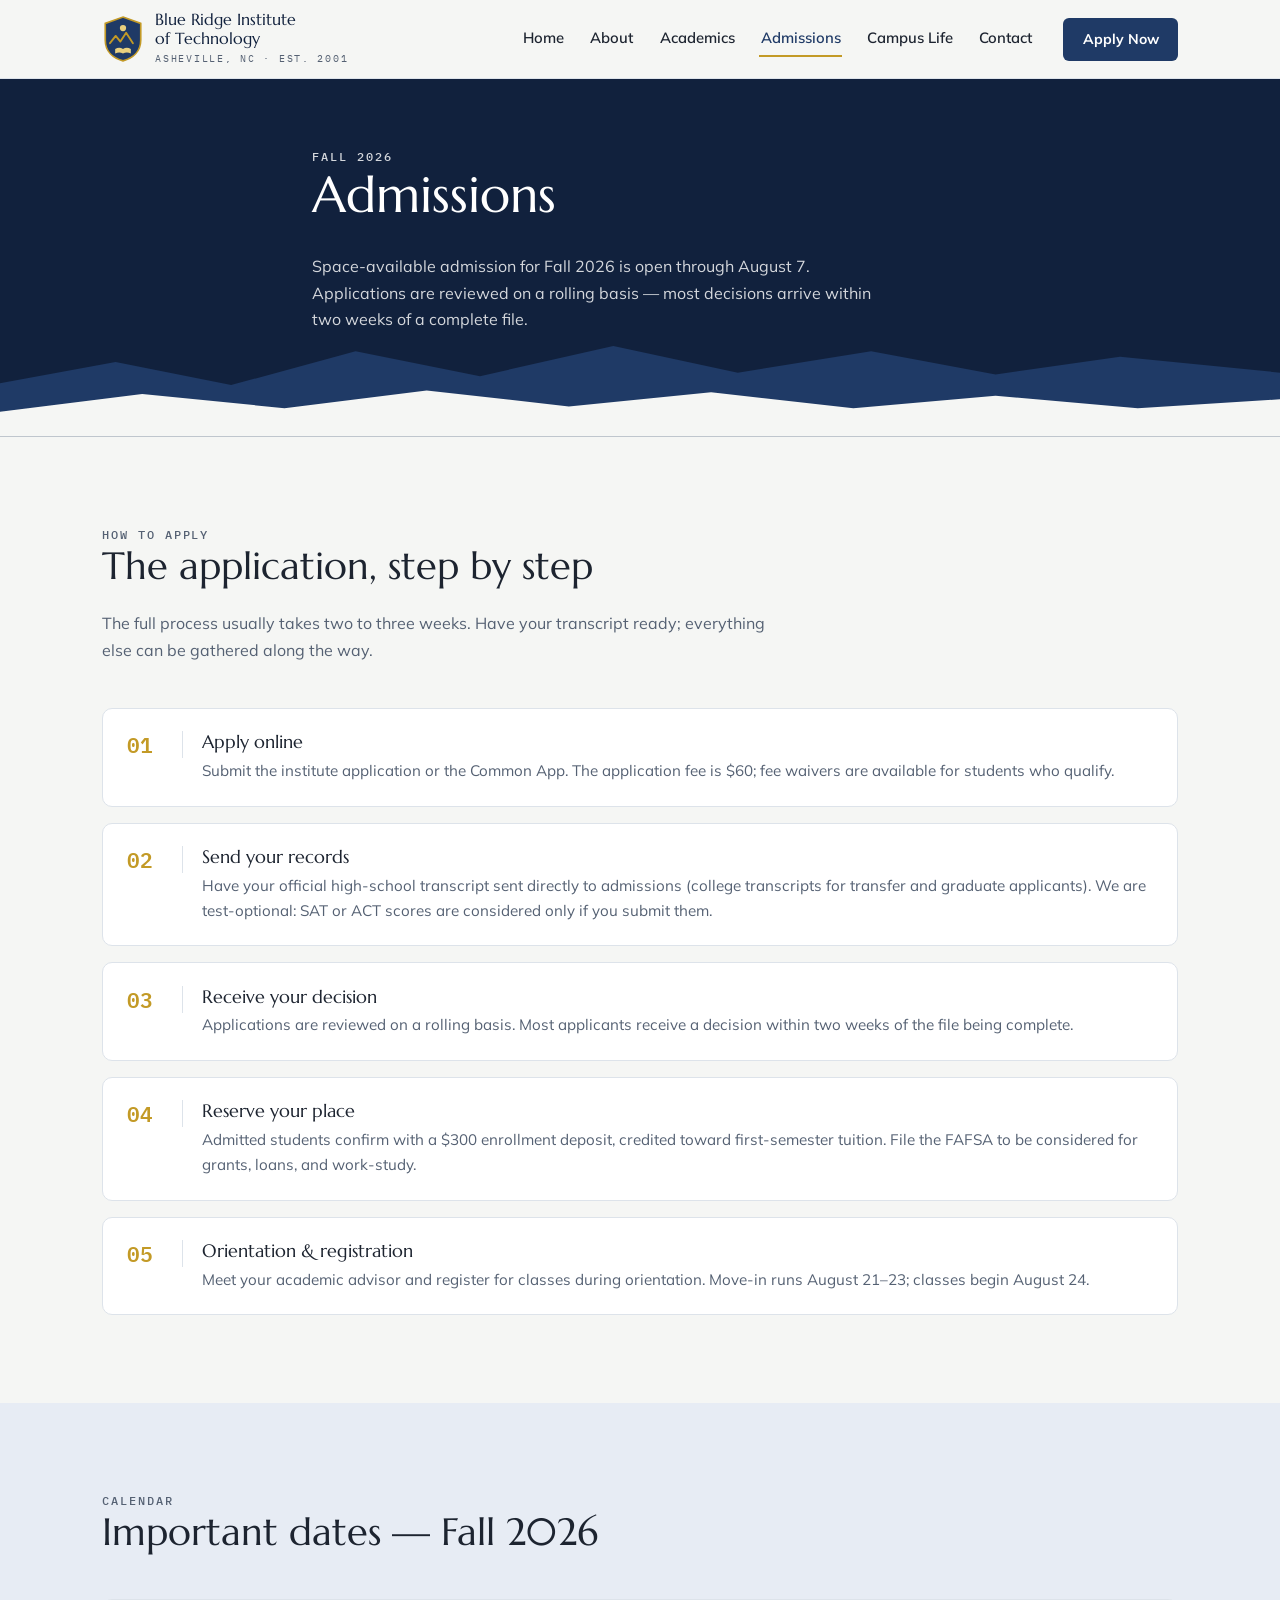
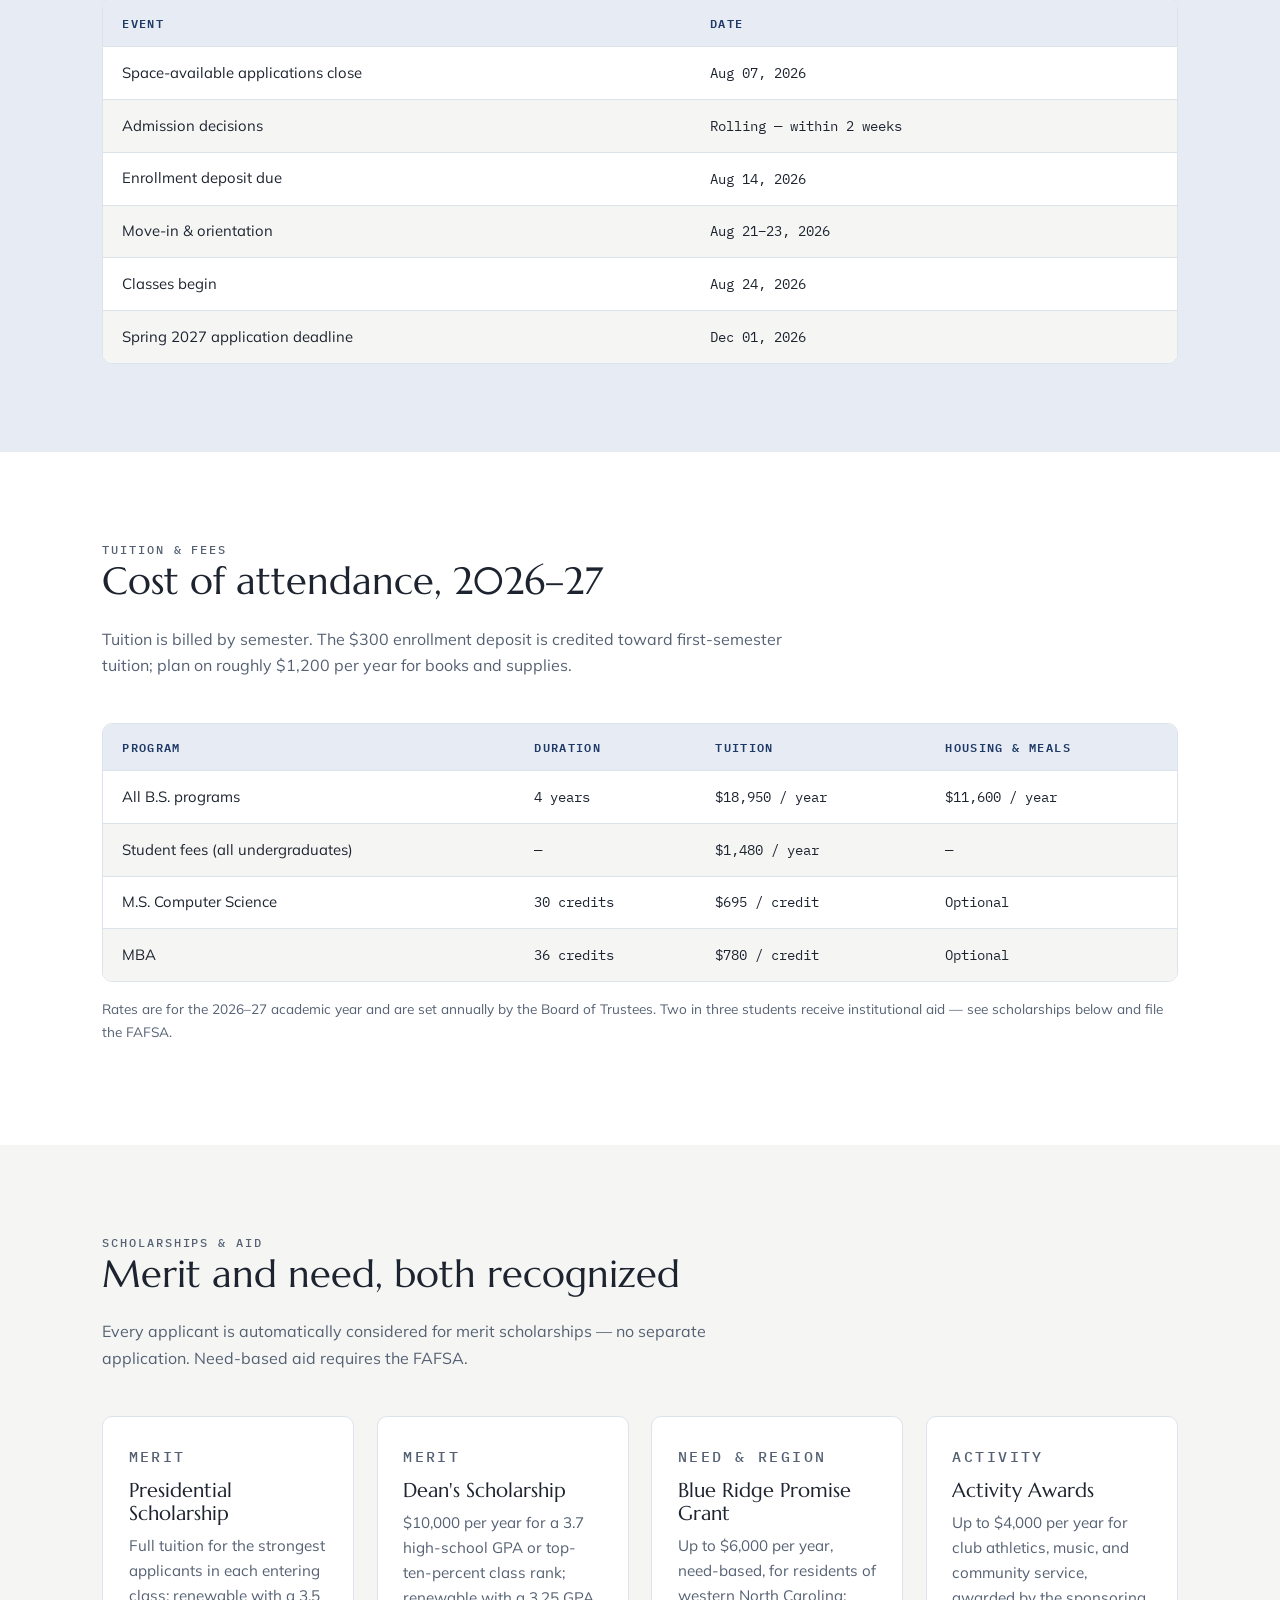
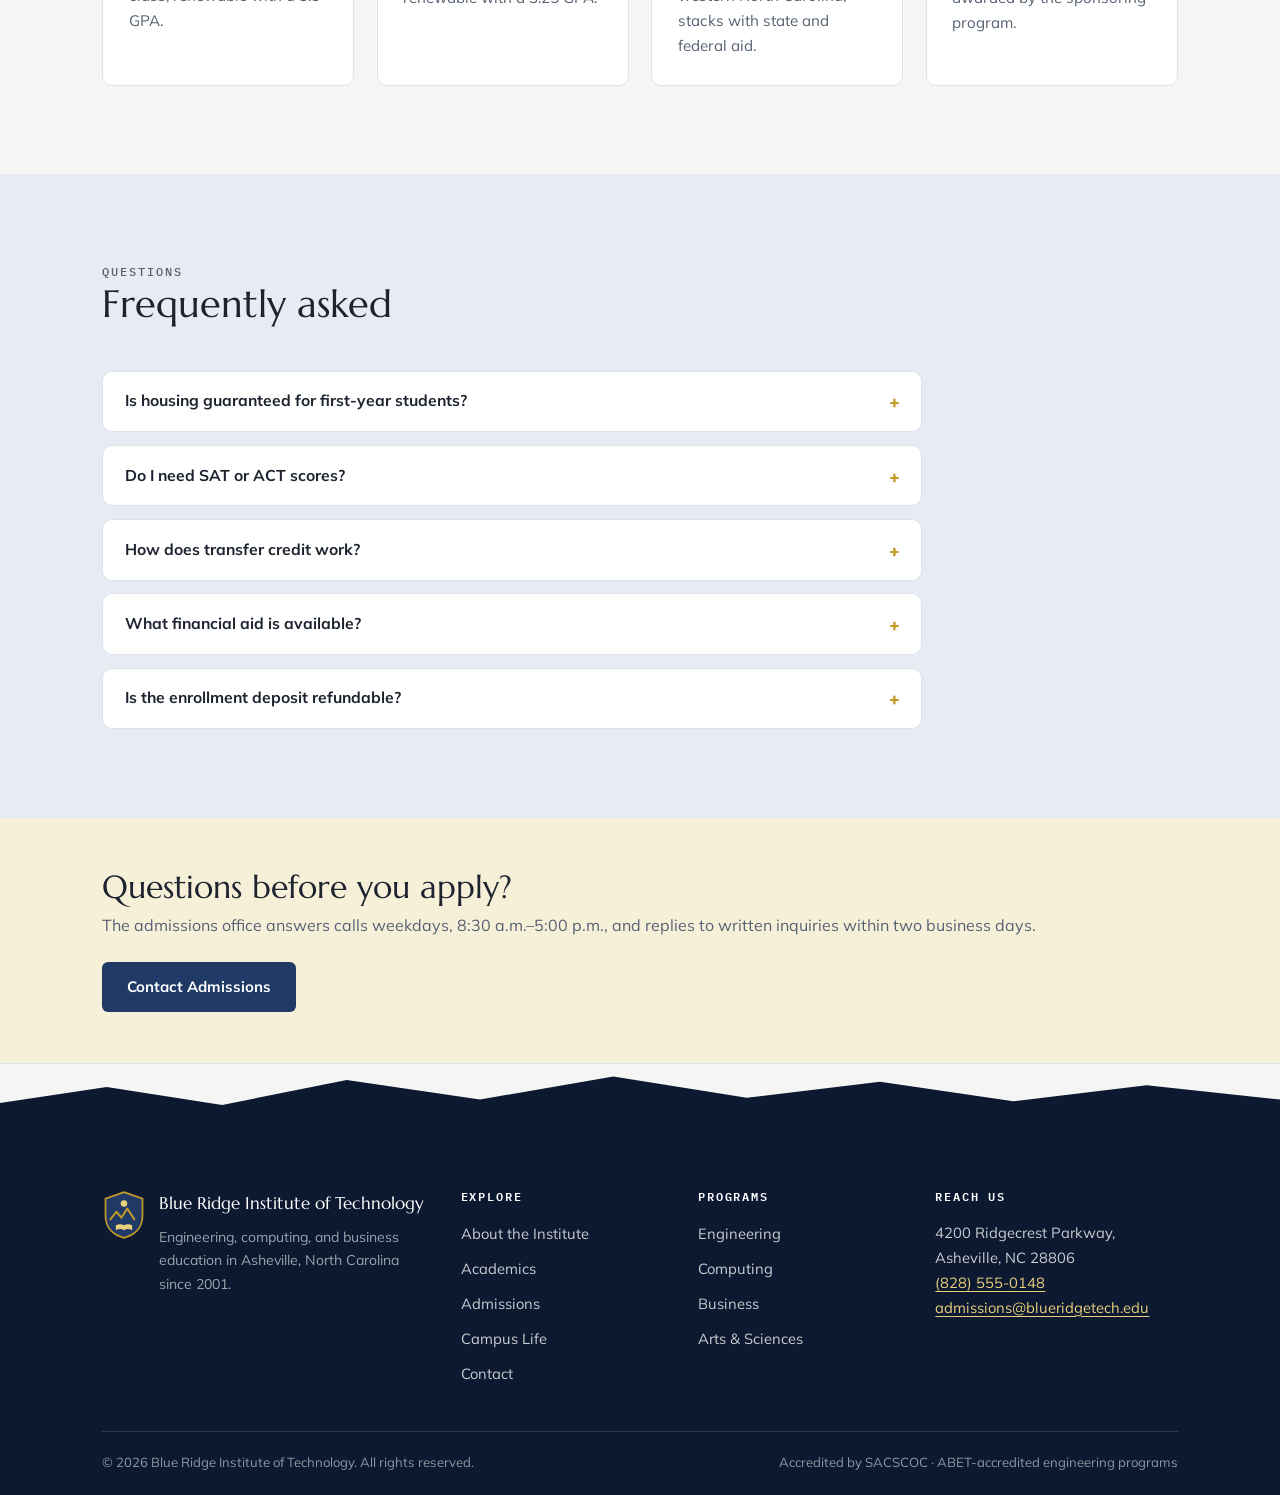
<file: admissions.html>
<!DOCTYPE html>
<html lang="en">
<head>
  <meta charset="UTF-8">
  <meta name="viewport" content="width=device-width, initial-scale=1.0">
  <title>Admissions — Blue Ridge Institute of Technology</title>
  <meta name="description" content="How to apply to Blue Ridge Institute of Technology — application steps, Fall 2026 deadlines, tuition and fees, scholarships, and financial aid.">
  <link rel="icon" href="data:image/svg+xml,%3Csvg xmlns='http://www.w3.org/2000/svg' viewBox='0 0 40 46'%3E%3Cpath d='M20 2 37 8v16c0 11-7.5 17.5-17 20C10.5 41.5 3 35 3 24V8Z' fill='%231F3A66' stroke='%23C39A26' stroke-width='2'/%3E%3Cpath d='M8 27l6-8 5 6 6-9 7 11' fill='none' stroke='%23C39A26' stroke-width='2'/%3E%3C/svg%3E">
  <link rel="preconnect" href="https://fonts.googleapis.com">
  <link rel="preconnect" href="https://fonts.gstatic.com" crossorigin>
  <link href="https://fonts.googleapis.com/css2?family=Marcellus&family=Mulish:wght@400;600;700;800&family=IBM+Plex+Mono:wght@400;500;600&display=swap" rel="stylesheet">
  <link rel="stylesheet" href="css/styles.css">
</head>
<body>
  <a class="skip-link" href="#main">Skip to main content</a>

  <header class="site-header">
    <div class="container header-inner">
      <a class="brand" href="index.html">
        <svg class="brand-crest" viewBox="0 0 40 46" aria-hidden="true">
          <path d="M20 2 37 8v16c0 11-7.5 17.5-17 20C10.5 41.5 3 35 3 24V8Z" fill="#1F3A66" stroke="#C39A26" stroke-width="1.6"/>
          <circle cx="20" cy="12.5" r="3" fill="#E9D07E"/>
          <path d="M7.5 27l5.5-7 4.5 5.5 5.5-8.5 6.5 10" fill="none" stroke="#C39A26" stroke-width="1.8" stroke-linecap="round" stroke-linejoin="round"/>
          <path d="M12.5 32.5c2.6-1.4 5.1-1.4 7.5 0 2.4-1.4 4.9-1.4 7.5 0v4.5c-2.6-1.4-5.1-1.4-7.5 0-2.4-1.4-4.9-1.4-7.5 0Z" fill="#E9D07E"/>
        </svg>
        <span class="brand-text">
          <span class="brand-name">Blue Ridge Institute<br>of Technology</span>
          <span class="brand-sub">Asheville, NC &middot; Est. 2001</span>
        </span>
      </a>
      <nav class="site-nav" id="siteNav" aria-label="Primary">
        <a class="nav-link" href="index.html">Home</a>
        <a class="nav-link" href="about.html">About</a>
        <a class="nav-link" href="programs.html">Academics</a>
        <a class="nav-link is-active" href="admissions.html" aria-current="page">Admissions</a>
        <a class="nav-link" href="campus.html">Campus Life</a>
        <a class="nav-link" href="contact.html">Contact</a>
        <a class="btn btn-solid nav-cta" href="admissions.html#apply">Apply Now</a>
      </nav>
      <button class="nav-toggle" aria-expanded="false" aria-controls="siteNav" aria-label="Toggle navigation menu">
        <span></span><span></span><span></span>
      </button>
    </div>
  </header>

  <main id="main">

    <section class="page-hero">
      <div class="container page-hero-inner">
        <p class="eyebrow">Fall 2026</p>
        <h1>Admissions</h1>
        <p>Space-available admission for Fall 2026 is open through August 7. Applications are reviewed on a rolling basis &mdash; most decisions arrive within two weeks of a complete file.</p>
      </div>
      <div class="hero-ridges" aria-hidden="true">
        <svg viewBox="0 0 1440 120" preserveAspectRatio="none">
          <path fill="#1F3A66" d="M0 60 130 36l130 26 140-38 140 28 150-34 140 30 150-24 140 26 140-20 180 18V120H0Z"/>
          <path fill="#F5F6F4" d="M0 92 160 72l160 16 160-20 160 18 160-16 160 18 160-14 160 14 160-10V120H0Z"/>
        </svg>
      </div>
    </section>

    <!-- Process -->
    <section class="section" id="apply">
      <div class="container">
        <div class="section-head">
          <p class="eyebrow">How to apply</p>
          <h2>The application, step by step</h2>
          <p>The full process usually takes two to three weeks. Have your transcript ready; everything else can be gathered along the way.</p>
        </div>
        <ol class="steps">
          <li class="step reveal">
            <div>
              <h3>Apply online</h3>
              <p>Submit the institute application or the Common App. The application fee is $60; fee waivers are available for students who qualify.</p>
            </div>
          </li>
          <li class="step reveal">
            <div>
              <h3>Send your records</h3>
              <p>Have your official high-school transcript sent directly to admissions (college transcripts for transfer and graduate applicants). We are test-optional: SAT or ACT scores are considered only if you submit them.</p>
            </div>
          </li>
          <li class="step reveal">
            <div>
              <h3>Receive your decision</h3>
              <p>Applications are reviewed on a rolling basis. Most applicants receive a decision within two weeks of the file being complete.</p>
            </div>
          </li>
          <li class="step reveal">
            <div>
              <h3>Reserve your place</h3>
              <p>Admitted students confirm with a $300 enrollment deposit, credited toward first-semester tuition. File the FAFSA to be considered for grants, loans, and work-study.</p>
            </div>
          </li>
          <li class="step reveal">
            <div>
              <h3>Orientation &amp; registration</h3>
              <p>Meet your academic advisor and register for classes during orientation. Move-in runs August 21&ndash;23; classes begin August 24.</p>
            </div>
          </li>
        </ol>
      </div>
    </section>

    <!-- Important dates -->
    <section class="section section--tint">
      <div class="container">
        <div class="section-head">
          <p class="eyebrow">Calendar</p>
          <h2>Important dates &mdash; Fall 2026</h2>
        </div>
        <div class="table-wrap reveal">
          <table>
            <thead>
              <tr>
                <th scope="col">Event</th>
                <th scope="col">Date</th>
              </tr>
            </thead>
            <tbody>
              <tr><td>Space-available applications close</td><td class="mono">Aug 07, 2026</td></tr>
              <tr><td>Admission decisions</td><td class="mono">Rolling &mdash; within 2 weeks</td></tr>
              <tr><td>Enrollment deposit due</td><td class="mono">Aug 14, 2026</td></tr>
              <tr><td>Move-in &amp; orientation</td><td class="mono">Aug 21&ndash;23, 2026</td></tr>
              <tr><td>Classes begin</td><td class="mono">Aug 24, 2026</td></tr>
              <tr><td>Spring 2027 application deadline</td><td class="mono">Dec 01, 2026</td></tr>
            </tbody>
          </table>
        </div>
      </div>
    </section>

    <!-- Tuition -->
    <section class="section section--white">
      <div class="container">
        <div class="section-head">
          <p class="eyebrow">Tuition &amp; fees</p>
          <h2>Cost of attendance, 2026&ndash;27</h2>
          <p>Tuition is billed by semester. The $300 enrollment deposit is credited toward first-semester tuition; plan on roughly $1,200 per year for books and supplies.</p>
        </div>
        <div class="table-wrap reveal">
          <table>
            <thead>
              <tr>
                <th scope="col">Program</th>
                <th scope="col">Duration</th>
                <th scope="col">Tuition</th>
                <th scope="col">Housing &amp; meals</th>
              </tr>
            </thead>
            <tbody>
              <tr><td>All B.S. programs</td><td class="mono">4 years</td><td class="mono">$18,950 / year</td><td class="mono">$11,600 / year</td></tr>
              <tr><td>Student fees (all undergraduates)</td><td class="mono">&mdash;</td><td class="mono">$1,480 / year</td><td class="mono">&mdash;</td></tr>
              <tr><td>M.S. Computer Science</td><td class="mono">30 credits</td><td class="mono">$695 / credit</td><td class="mono">Optional</td></tr>
              <tr><td>MBA</td><td class="mono">36 credits</td><td class="mono">$780 / credit</td><td class="mono">Optional</td></tr>
            </tbody>
          </table>
        </div>
        <p class="form-note" style="margin-top:1rem;">Rates are for the 2026&ndash;27 academic year and are set annually by the Board of Trustees. Two in three students receive institutional aid &mdash; see scholarships below and file the FAFSA.</p>
      </div>
    </section>

    <!-- Scholarships -->
    <section class="section" id="scholarships">
      <div class="container">
        <div class="section-head">
          <p class="eyebrow">Scholarships &amp; aid</p>
          <h2>Merit and need, both recognized</h2>
          <p>Every applicant is automatically considered for merit scholarships &mdash; no separate application. Need-based aid requires the FAFSA.</p>
        </div>
        <div class="card-grid card-grid--4">
          <div class="card reveal">
            <p class="eyebrow">Merit</p>
            <h3>Presidential Scholarship</h3>
            <p>Full tuition for the strongest applicants in each entering class; renewable with a 3.5 GPA.</p>
          </div>
          <div class="card reveal">
            <p class="eyebrow">Merit</p>
            <h3>Dean's Scholarship</h3>
            <p>$10,000 per year for a 3.7 high-school GPA or top-ten-percent class rank; renewable with a 3.25 GPA.</p>
          </div>
          <div class="card reveal">
            <p class="eyebrow">Need &amp; region</p>
            <h3>Blue Ridge Promise Grant</h3>
            <p>Up to $6,000 per year, need-based, for residents of western North Carolina; stacks with state and federal aid.</p>
          </div>
          <div class="card reveal">
            <p class="eyebrow">Activity</p>
            <h3>Activity Awards</h3>
            <p>Up to $4,000 per year for club athletics, music, and community service, awarded by the sponsoring program.</p>
          </div>
        </div>
      </div>
    </section>

    <!-- FAQ -->
    <section class="section section--tint">
      <div class="container">
        <div class="section-head">
          <p class="eyebrow">Questions</p>
          <h2>Frequently asked</h2>
        </div>
        <div class="faq">
          <details class="reveal">
            <summary>Is housing guaranteed for first-year students?</summary>
            <p>Yes. All first-year students who request housing by the deposit deadline are guaranteed a room. Upper-class students apply each spring, and demand is usually met in full.</p>
          </details>
          <details class="reveal">
            <summary>Do I need SAT or ACT scores?</summary>
            <p>No. We are test-optional for all undergraduate programs. If you submit scores, they are considered alongside your transcript; if you do not, your application is not penalized.</p>
          </details>
          <details class="reveal">
            <summary>How does transfer credit work?</summary>
            <p>Up to 60 credits from regionally accredited colleges transfer for courses completed with a C or better. The registrar issues an official credit evaluation with your admission decision.</p>
          </details>
          <details class="reveal">
            <summary>What financial aid is available?</summary>
            <p>Federal grants, loans, and work-study (file the FAFSA), North Carolina state grants for eligible residents, and institutional scholarships. The aid office builds a complete package within one week of your deposit.</p>
          </details>
          <details class="reveal">
            <summary>Is the enrollment deposit refundable?</summary>
            <p>The $300 deposit is fully refundable through August 14, 2026 for Fall applicants. After that date it is credited to tuition for enrolled students.</p>
          </details>
        </div>
      </div>
    </section>

    <section class="cta-band">
      <div class="container cta-band-inner">
        <div>
          <h2>Questions before you apply?</h2>
          <p>The admissions office answers calls weekdays, 8:30 a.m.&ndash;5:00 p.m., and replies to written inquiries within two business days.</p>
        </div>
        <a class="btn btn-solid" href="contact.html">Contact Admissions</a>
      </div>
    </section>

  </main>

  <div class="footer-ridge" aria-hidden="true">
    <svg viewBox="0 0 1440 70" preserveAspectRatio="none">
      <path fill="#0C1930" d="M0 70V44l120-18 130 20 140-28 150 22 150-26 150 24 150-18 150 22 150-18 150 16V70Z"/>
    </svg>
  </div>
  <footer class="site-footer">
    <div class="container">
      <div class="footer-grid">
        <div>
          <div class="footer-brand">
            <svg class="brand-crest" viewBox="0 0 40 46" aria-hidden="true">
              <path d="M20 2 37 8v16c0 11-7.5 17.5-17 20C10.5 41.5 3 35 3 24V8Z" fill="#1F3A66" stroke="#C39A26" stroke-width="1.6"/>
              <circle cx="20" cy="12.5" r="3" fill="#E9D07E"/>
              <path d="M7.5 27l5.5-7 4.5 5.5 5.5-8.5 6.5 10" fill="none" stroke="#C39A26" stroke-width="1.8" stroke-linecap="round" stroke-linejoin="round"/>
              <path d="M12.5 32.5c2.6-1.4 5.1-1.4 7.5 0 2.4-1.4 4.9-1.4 7.5 0v4.5c-2.6-1.4-5.1-1.4-7.5 0-2.4-1.4-4.9-1.4-7.5 0Z" fill="#E9D07E"/>
            </svg>
            <div>
              <span class="footer-brand-name">Blue Ridge Institute of Technology</span>
              <p>Engineering, computing, and business education in Asheville, North Carolina since 2001.</p>
            </div>
          </div>
        </div>
        <div>
          <h4>Explore</h4>
          <ul class="footer-links">
            <li><a href="about.html">About the Institute</a></li>
            <li><a href="programs.html">Academics</a></li>
            <li><a href="admissions.html">Admissions</a></li>
            <li><a href="campus.html">Campus Life</a></li>
            <li><a href="contact.html">Contact</a></li>
          </ul>
        </div>
        <div>
          <h4>Programs</h4>
          <ul class="footer-links">
            <li><a href="programs.html#engineering">Engineering</a></li>
            <li><a href="programs.html#computing">Computing</a></li>
            <li><a href="programs.html#business">Business</a></li>
            <li><a href="programs.html#arts-sciences">Arts &amp; Sciences</a></li>
          </ul>
        </div>
        <div>
          <h4>Reach Us</h4>
          <address>
            4200 Ridgecrest Parkway,<br>
            Asheville, NC 28806<br>
            <a href="tel:+18285550148">(828) 555-0148</a><br>
            <a href="mailto:admissions@blueridgetech.edu">admissions@blueridgetech.edu</a>
          </address>
        </div>
      </div>
      <div class="footer-bottom">
        <p>&copy; <span id="footerYear">2026</span> Blue Ridge Institute of Technology. All rights reserved.</p>
        <p>Accredited by SACSCOC &middot; ABET-accredited engineering programs</p>
      </div>
    </div>
  </footer>

  <script src="js/main.js"></script>
</body>
</html>
</file>
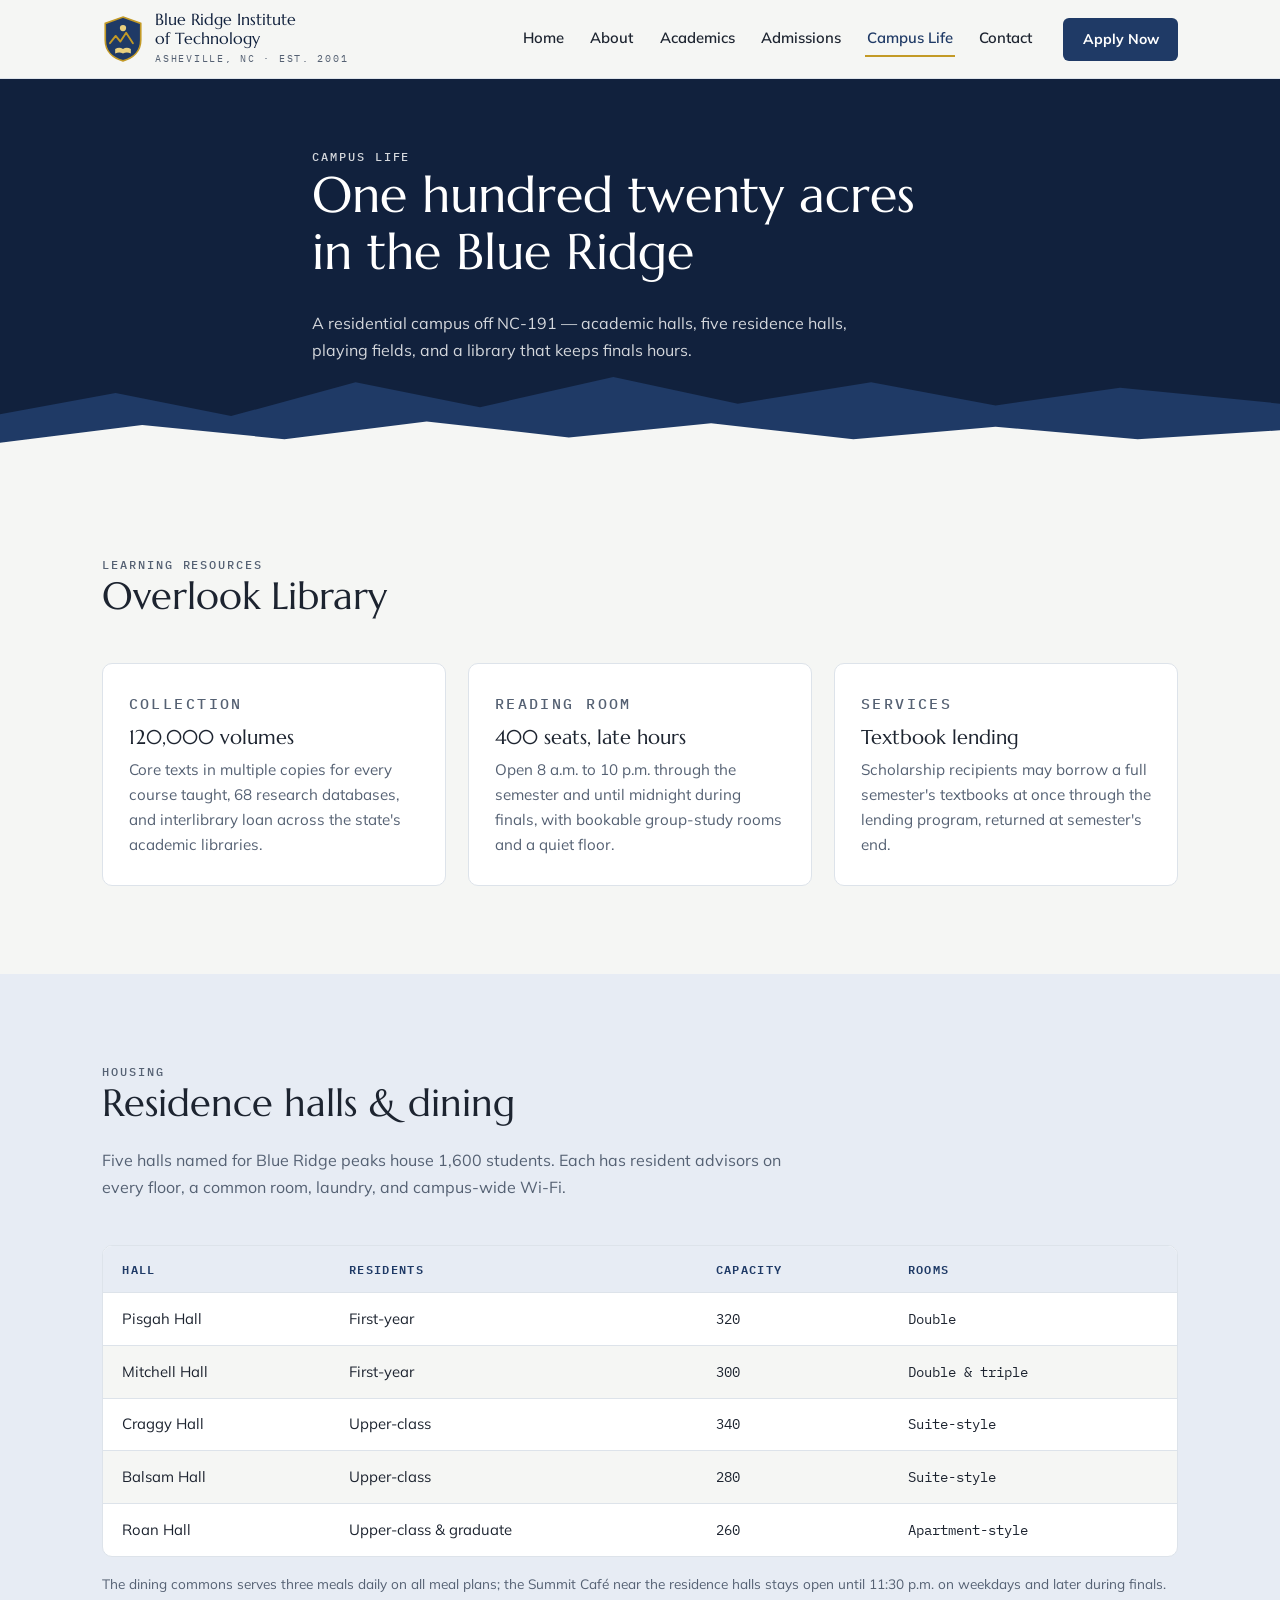
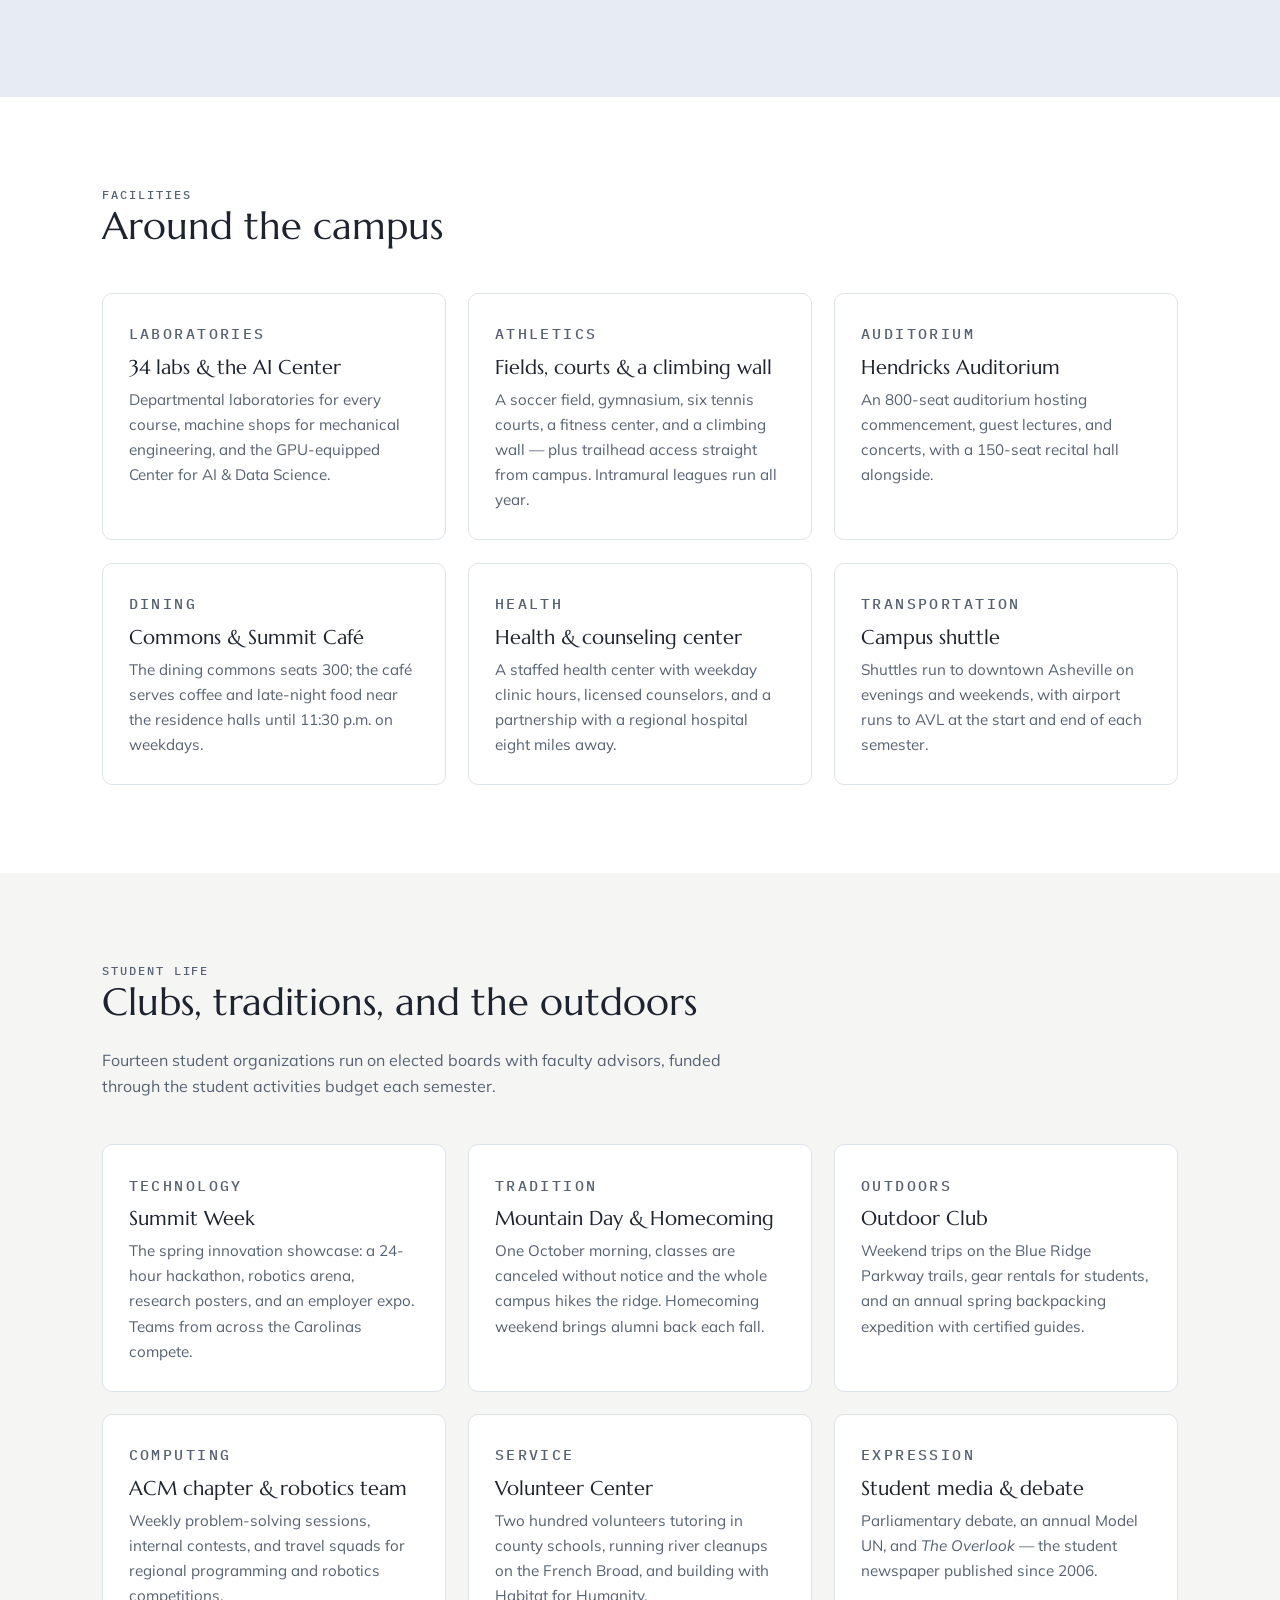
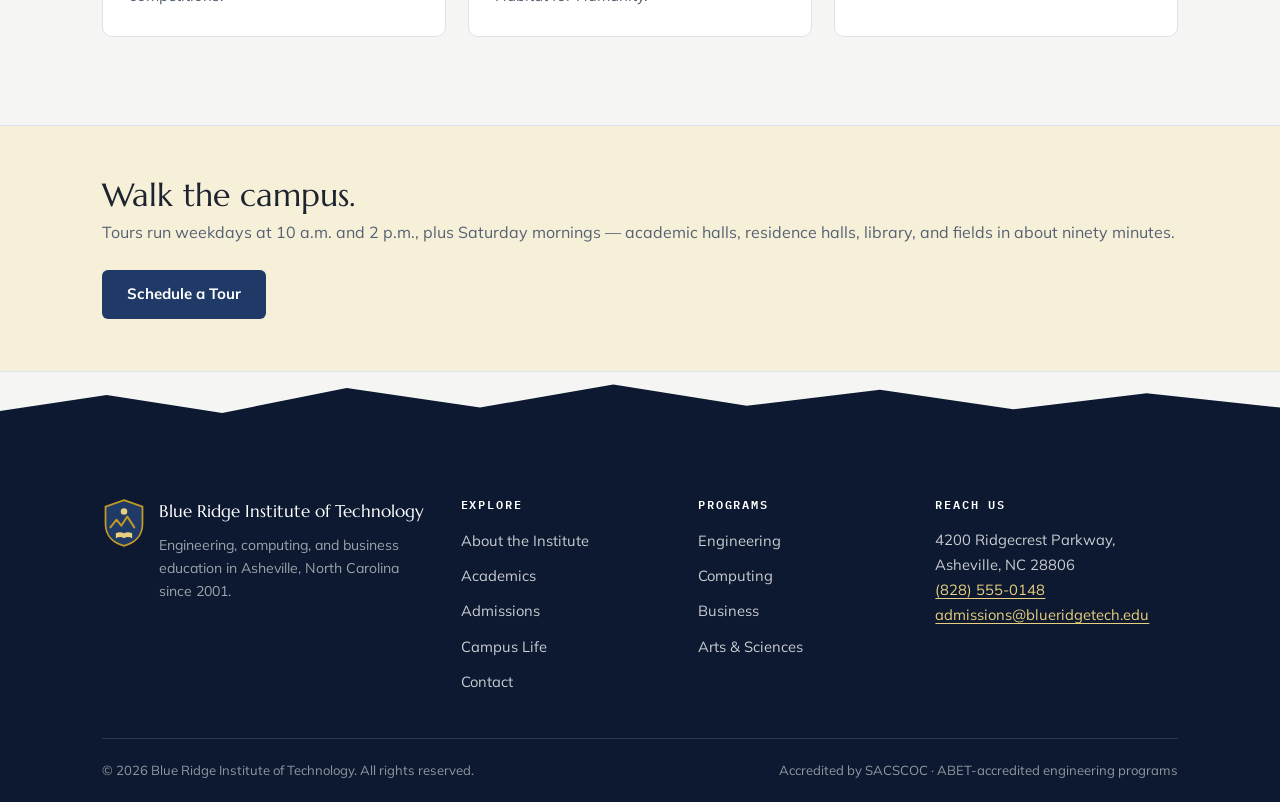
<file: campus.html>
<!DOCTYPE html>
<html lang="en">
<head>
  <meta charset="UTF-8">
  <meta name="viewport" content="width=device-width, initial-scale=1.0">
  <title>Campus Life — Blue Ridge Institute of Technology</title>
  <meta name="description" content="Residence halls, Overlook Library, laboratories, athletics, and student traditions on the 120-acre Blue Ridge Institute of Technology campus in Asheville, NC.">
  <link rel="icon" href="data:image/svg+xml,%3Csvg xmlns='http://www.w3.org/2000/svg' viewBox='0 0 40 46'%3E%3Cpath d='M20 2 37 8v16c0 11-7.5 17.5-17 20C10.5 41.5 3 35 3 24V8Z' fill='%231F3A66' stroke='%23C39A26' stroke-width='2'/%3E%3Cpath d='M8 27l6-8 5 6 6-9 7 11' fill='none' stroke='%23C39A26' stroke-width='2'/%3E%3C/svg%3E">
  <link rel="preconnect" href="https://fonts.googleapis.com">
  <link rel="preconnect" href="https://fonts.gstatic.com" crossorigin>
  <link href="https://fonts.googleapis.com/css2?family=Marcellus&family=Mulish:wght@400;600;700;800&family=IBM+Plex+Mono:wght@400;500;600&display=swap" rel="stylesheet">
  <link rel="stylesheet" href="css/styles.css">
</head>
<body>
  <a class="skip-link" href="#main">Skip to main content</a>

  <header class="site-header">
    <div class="container header-inner">
      <a class="brand" href="index.html">
        <svg class="brand-crest" viewBox="0 0 40 46" aria-hidden="true">
          <path d="M20 2 37 8v16c0 11-7.5 17.5-17 20C10.5 41.5 3 35 3 24V8Z" fill="#1F3A66" stroke="#C39A26" stroke-width="1.6"/>
          <circle cx="20" cy="12.5" r="3" fill="#E9D07E"/>
          <path d="M7.5 27l5.5-7 4.5 5.5 5.5-8.5 6.5 10" fill="none" stroke="#C39A26" stroke-width="1.8" stroke-linecap="round" stroke-linejoin="round"/>
          <path d="M12.5 32.5c2.6-1.4 5.1-1.4 7.5 0 2.4-1.4 4.9-1.4 7.5 0v4.5c-2.6-1.4-5.1-1.4-7.5 0-2.4-1.4-4.9-1.4-7.5 0Z" fill="#E9D07E"/>
        </svg>
        <span class="brand-text">
          <span class="brand-name">Blue Ridge Institute<br>of Technology</span>
          <span class="brand-sub">Asheville, NC &middot; Est. 2001</span>
        </span>
      </a>
      <nav class="site-nav" id="siteNav" aria-label="Primary">
        <a class="nav-link" href="index.html">Home</a>
        <a class="nav-link" href="about.html">About</a>
        <a class="nav-link" href="programs.html">Academics</a>
        <a class="nav-link" href="admissions.html">Admissions</a>
        <a class="nav-link is-active" href="campus.html" aria-current="page">Campus Life</a>
        <a class="nav-link" href="contact.html">Contact</a>
        <a class="btn btn-solid nav-cta" href="admissions.html#apply">Apply Now</a>
      </nav>
      <button class="nav-toggle" aria-expanded="false" aria-controls="siteNav" aria-label="Toggle navigation menu">
        <span></span><span></span><span></span>
      </button>
    </div>
  </header>

  <main id="main">

    <section class="page-hero">
      <div class="container page-hero-inner">
        <p class="eyebrow">Campus Life</p>
        <h1>One hundred twenty acres in the Blue Ridge</h1>
        <p>A residential campus off NC-191 &mdash; academic halls, five residence halls, playing fields, and a library that keeps finals hours.</p>
      </div>
      <div class="hero-ridges" aria-hidden="true">
        <svg viewBox="0 0 1440 120" preserveAspectRatio="none">
          <path fill="#1F3A66" d="M0 60 130 36l130 26 140-38 140 28 150-34 140 30 150-24 140 26 140-20 180 18V120H0Z"/>
          <path fill="#F5F6F4" d="M0 92 160 72l160 16 160-20 160 18 160-16 160 18 160-14 160 14 160-10V120H0Z"/>
        </svg>
      </div>
    </section>

    <!-- Library -->
    <section class="section" id="library">
      <div class="container">
        <div class="section-head">
          <p class="eyebrow">Learning resources</p>
          <h2>Overlook Library</h2>
        </div>
        <div class="card-grid">
          <div class="card reveal">
            <p class="eyebrow">Collection</p>
            <h3>120,000 volumes</h3>
            <p>Core texts in multiple copies for every course taught, 68 research databases, and interlibrary loan across the state's academic libraries.</p>
          </div>
          <div class="card reveal">
            <p class="eyebrow">Reading room</p>
            <h3>400 seats, late hours</h3>
            <p>Open 8 a.m. to 10 p.m. through the semester and until midnight during finals, with bookable group-study rooms and a quiet floor.</p>
          </div>
          <div class="card reveal">
            <p class="eyebrow">Services</p>
            <h3>Textbook lending</h3>
            <p>Scholarship recipients may borrow a full semester's textbooks at once through the lending program, returned at semester's end.</p>
          </div>
        </div>
      </div>
    </section>

    <!-- Residence halls -->
    <section class="section section--tint" id="residence">
      <div class="container">
        <div class="section-head">
          <p class="eyebrow">Housing</p>
          <h2>Residence halls &amp; dining</h2>
          <p>Five halls named for Blue Ridge peaks house 1,600 students. Each has resident advisors on every floor, a common room, laundry, and campus-wide Wi-Fi.</p>
        </div>
        <div class="table-wrap reveal">
          <table>
            <thead>
              <tr>
                <th scope="col">Hall</th>
                <th scope="col">Residents</th>
                <th scope="col">Capacity</th>
                <th scope="col">Rooms</th>
              </tr>
            </thead>
            <tbody>
              <tr><td>Pisgah Hall</td><td>First-year</td><td class="mono">320</td><td class="mono">Double</td></tr>
              <tr><td>Mitchell Hall</td><td>First-year</td><td class="mono">300</td><td class="mono">Double &amp; triple</td></tr>
              <tr><td>Craggy Hall</td><td>Upper-class</td><td class="mono">340</td><td class="mono">Suite-style</td></tr>
              <tr><td>Balsam Hall</td><td>Upper-class</td><td class="mono">280</td><td class="mono">Suite-style</td></tr>
              <tr><td>Roan Hall</td><td>Upper-class &amp; graduate</td><td class="mono">260</td><td class="mono">Apartment-style</td></tr>
            </tbody>
          </table>
        </div>
        <p class="form-note" style="margin-top:1rem;">The dining commons serves three meals daily on all meal plans; the Summit Caf&eacute; near the residence halls stays open until 11:30 p.m. on weekdays and later during finals.</p>
      </div>
    </section>

    <!-- Facilities -->
    <section class="section section--white">
      <div class="container">
        <div class="section-head">
          <p class="eyebrow">Facilities</p>
          <h2>Around the campus</h2>
        </div>
        <div class="card-grid">
          <div class="card reveal">
            <p class="eyebrow">Laboratories</p>
            <h3>34 labs &amp; the AI Center</h3>
            <p>Departmental laboratories for every course, machine shops for mechanical engineering, and the GPU-equipped Center for AI &amp; Data Science.</p>
          </div>
          <div class="card reveal">
            <p class="eyebrow">Athletics</p>
            <h3>Fields, courts &amp; a climbing wall</h3>
            <p>A soccer field, gymnasium, six tennis courts, a fitness center, and a climbing wall &mdash; plus trailhead access straight from campus. Intramural leagues run all year.</p>
          </div>
          <div class="card reveal">
            <p class="eyebrow">Auditorium</p>
            <h3>Hendricks Auditorium</h3>
            <p>An 800-seat auditorium hosting commencement, guest lectures, and concerts, with a 150-seat recital hall alongside.</p>
          </div>
          <div class="card reveal">
            <p class="eyebrow">Dining</p>
            <h3>Commons &amp; Summit Caf&eacute;</h3>
            <p>The dining commons seats 300; the caf&eacute; serves coffee and late-night food near the residence halls until 11:30 p.m. on weekdays.</p>
          </div>
          <div class="card reveal">
            <p class="eyebrow">Health</p>
            <h3>Health &amp; counseling center</h3>
            <p>A staffed health center with weekday clinic hours, licensed counselors, and a partnership with a regional hospital eight miles away.</p>
          </div>
          <div class="card reveal">
            <p class="eyebrow">Transportation</p>
            <h3>Campus shuttle</h3>
            <p>Shuttles run to downtown Asheville on evenings and weekends, with airport runs to AVL at the start and end of each semester.</p>
          </div>
        </div>
      </div>
    </section>

    <!-- Traditions & clubs -->
    <section class="section" id="clubs">
      <div class="container">
        <div class="section-head">
          <p class="eyebrow">Student life</p>
          <h2>Clubs, traditions, and the outdoors</h2>
          <p>Fourteen student organizations run on elected boards with faculty advisors, funded through the student activities budget each semester.</p>
        </div>
        <div class="card-grid">
          <div class="card reveal">
            <p class="eyebrow">Technology</p>
            <h3>Summit Week</h3>
            <p>The spring innovation showcase: a 24-hour hackathon, robotics arena, research posters, and an employer expo. Teams from across the Carolinas compete.</p>
          </div>
          <div class="card reveal">
            <p class="eyebrow">Tradition</p>
            <h3>Mountain Day &amp; Homecoming</h3>
            <p>One October morning, classes are canceled without notice and the whole campus hikes the ridge. Homecoming weekend brings alumni back each fall.</p>
          </div>
          <div class="card reveal">
            <p class="eyebrow">Outdoors</p>
            <h3>Outdoor Club</h3>
            <p>Weekend trips on the Blue Ridge Parkway trails, gear rentals for students, and an annual spring backpacking expedition with certified guides.</p>
          </div>
          <div class="card reveal">
            <p class="eyebrow">Computing</p>
            <h3>ACM chapter &amp; robotics team</h3>
            <p>Weekly problem-solving sessions, internal contests, and travel squads for regional programming and robotics competitions.</p>
          </div>
          <div class="card reveal">
            <p class="eyebrow">Service</p>
            <h3>Volunteer Center</h3>
            <p>Two hundred volunteers tutoring in county schools, running river cleanups on the French Broad, and building with Habitat for Humanity.</p>
          </div>
          <div class="card reveal">
            <p class="eyebrow">Expression</p>
            <h3>Student media &amp; debate</h3>
            <p>Parliamentary debate, an annual Model UN, and <em>The Overlook</em> &mdash; the student newspaper published since 2006.</p>
          </div>
        </div>
      </div>
    </section>

    <section class="cta-band">
      <div class="container cta-band-inner">
        <div>
          <h2>Walk the campus.</h2>
          <p>Tours run weekdays at 10 a.m. and 2 p.m., plus Saturday mornings &mdash; academic halls, residence halls, library, and fields in about ninety minutes.</p>
        </div>
        <a class="btn btn-solid" href="contact.html">Schedule a Tour</a>
      </div>
    </section>

  </main>

  <div class="footer-ridge" aria-hidden="true">
    <svg viewBox="0 0 1440 70" preserveAspectRatio="none">
      <path fill="#0C1930" d="M0 70V44l120-18 130 20 140-28 150 22 150-26 150 24 150-18 150 22 150-18 150 16V70Z"/>
    </svg>
  </div>
  <footer class="site-footer">
    <div class="container">
      <div class="footer-grid">
        <div>
          <div class="footer-brand">
            <svg class="brand-crest" viewBox="0 0 40 46" aria-hidden="true">
              <path d="M20 2 37 8v16c0 11-7.5 17.5-17 20C10.5 41.5 3 35 3 24V8Z" fill="#1F3A66" stroke="#C39A26" stroke-width="1.6"/>
              <circle cx="20" cy="12.5" r="3" fill="#E9D07E"/>
              <path d="M7.5 27l5.5-7 4.5 5.5 5.5-8.5 6.5 10" fill="none" stroke="#C39A26" stroke-width="1.8" stroke-linecap="round" stroke-linejoin="round"/>
              <path d="M12.5 32.5c2.6-1.4 5.1-1.4 7.5 0 2.4-1.4 4.9-1.4 7.5 0v4.5c-2.6-1.4-5.1-1.4-7.5 0-2.4-1.4-4.9-1.4-7.5 0Z" fill="#E9D07E"/>
            </svg>
            <div>
              <span class="footer-brand-name">Blue Ridge Institute of Technology</span>
              <p>Engineering, computing, and business education in Asheville, North Carolina since 2001.</p>
            </div>
          </div>
        </div>
        <div>
          <h4>Explore</h4>
          <ul class="footer-links">
            <li><a href="about.html">About the Institute</a></li>
            <li><a href="programs.html">Academics</a></li>
            <li><a href="admissions.html">Admissions</a></li>
            <li><a href="campus.html">Campus Life</a></li>
            <li><a href="contact.html">Contact</a></li>
          </ul>
        </div>
        <div>
          <h4>Programs</h4>
          <ul class="footer-links">
            <li><a href="programs.html#engineering">Engineering</a></li>
            <li><a href="programs.html#computing">Computing</a></li>
            <li><a href="programs.html#business">Business</a></li>
            <li><a href="programs.html#arts-sciences">Arts &amp; Sciences</a></li>
          </ul>
        </div>
        <div>
          <h4>Reach Us</h4>
          <address>
            4200 Ridgecrest Parkway,<br>
            Asheville, NC 28806<br>
            <a href="tel:+18285550148">(828) 555-0148</a><br>
            <a href="mailto:admissions@blueridgetech.edu">admissions@blueridgetech.edu</a>
          </address>
        </div>
      </div>
      <div class="footer-bottom">
        <p>&copy; <span id="footerYear">2026</span> Blue Ridge Institute of Technology. All rights reserved.</p>
        <p>Accredited by SACSCOC &middot; ABET-accredited engineering programs</p>
      </div>
    </div>
  </footer>

  <script src="js/main.js"></script>
</body>
</html>
</file>
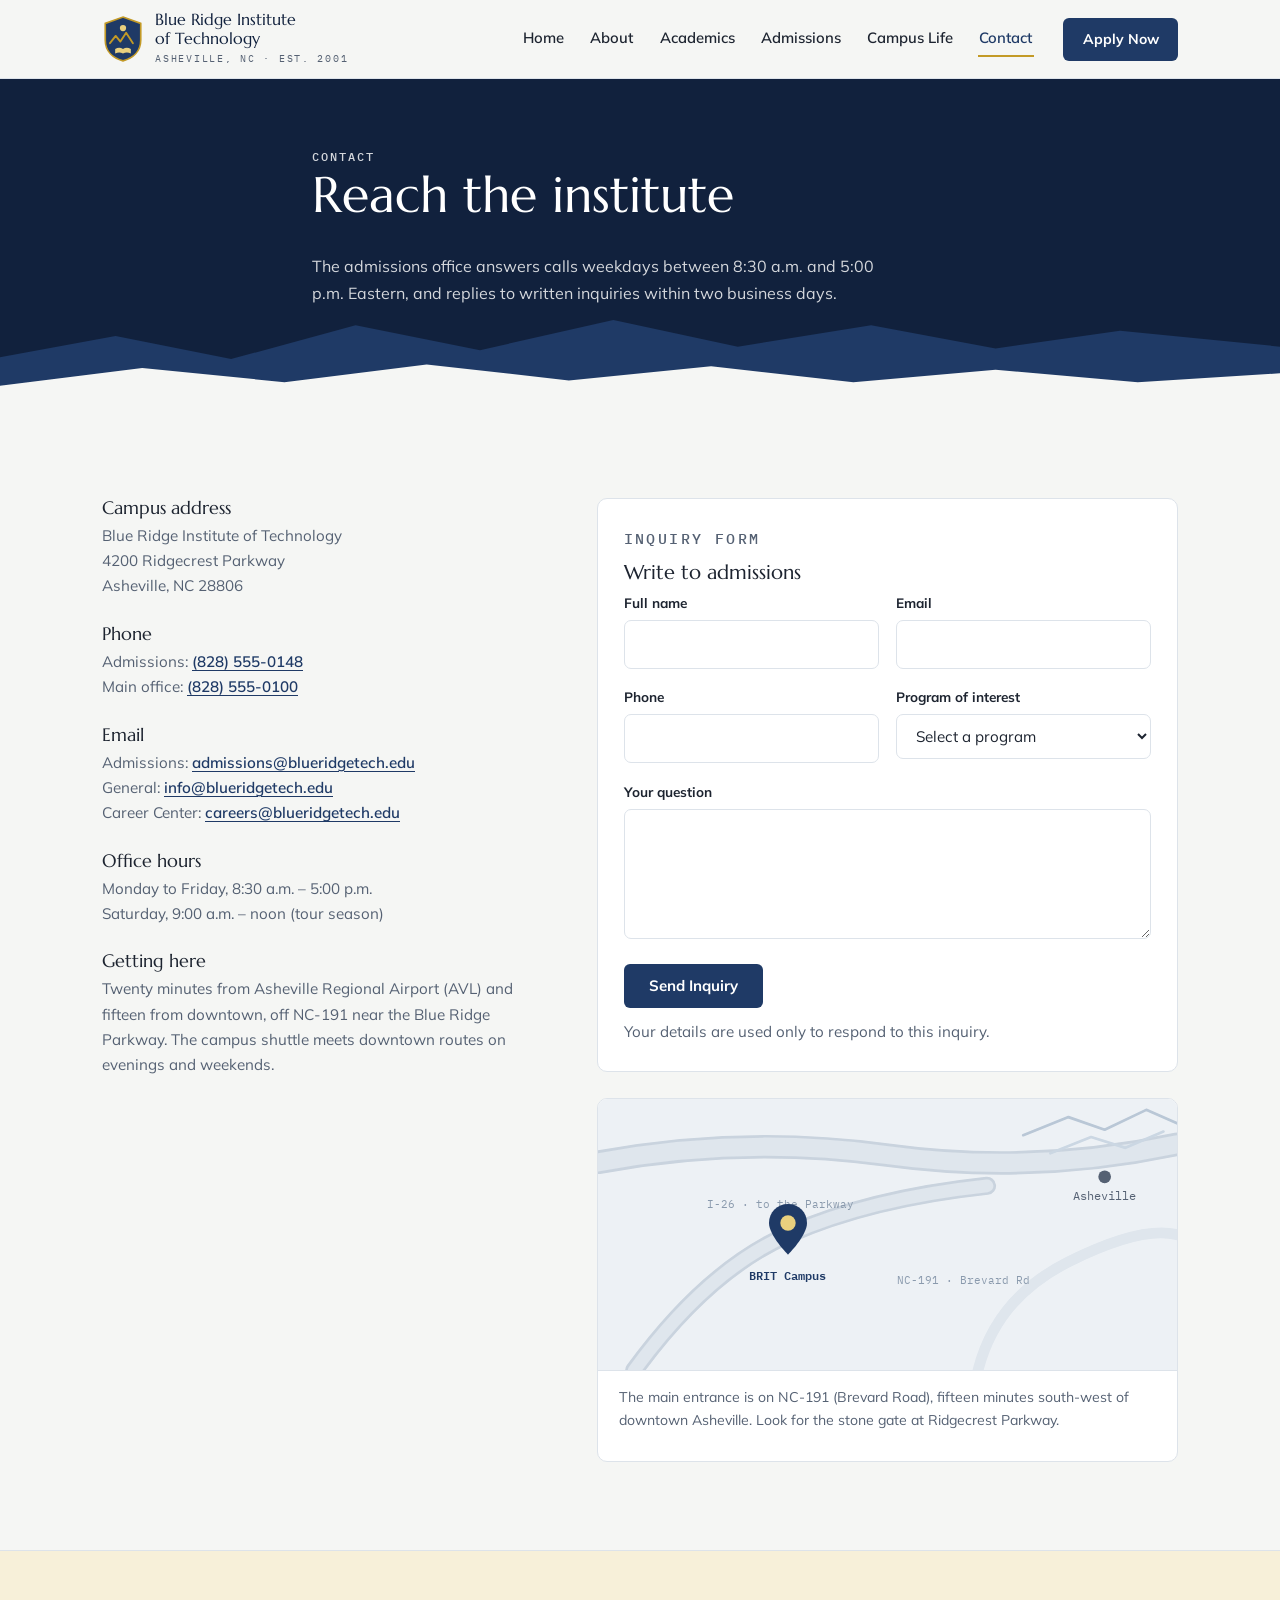
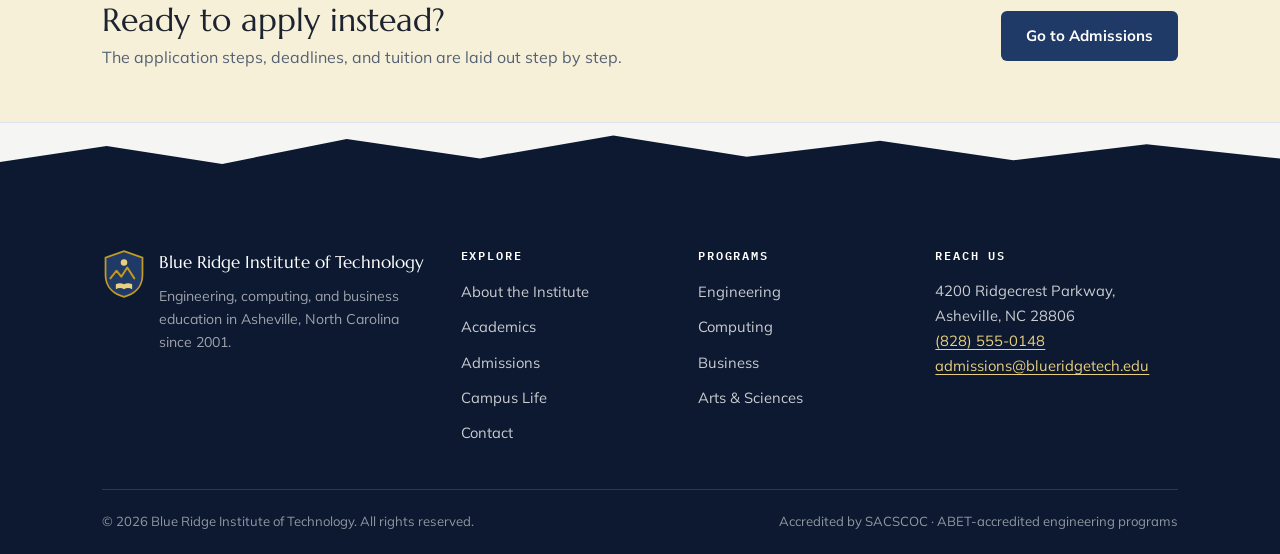
<file: contact.html>
<!DOCTYPE html>
<html lang="en">
<head>
  <meta charset="UTF-8">
  <meta name="viewport" content="width=device-width, initial-scale=1.0">
  <title>Contact — Blue Ridge Institute of Technology</title>
  <meta name="description" content="Contact the admissions office of Blue Ridge Institute of Technology in Asheville, NC — address, phone, email, office hours, and inquiry form.">
  <link rel="icon" href="data:image/svg+xml,%3Csvg xmlns='http://www.w3.org/2000/svg' viewBox='0 0 40 46'%3E%3Cpath d='M20 2 37 8v16c0 11-7.5 17.5-17 20C10.5 41.5 3 35 3 24V8Z' fill='%231F3A66' stroke='%23C39A26' stroke-width='2'/%3E%3Cpath d='M8 27l6-8 5 6 6-9 7 11' fill='none' stroke='%23C39A26' stroke-width='2'/%3E%3C/svg%3E">
  <link rel="preconnect" href="https://fonts.googleapis.com">
  <link rel="preconnect" href="https://fonts.gstatic.com" crossorigin>
  <link href="https://fonts.googleapis.com/css2?family=Marcellus&family=Mulish:wght@400;600;700;800&family=IBM+Plex+Mono:wght@400;500;600&display=swap" rel="stylesheet">
  <link rel="stylesheet" href="css/styles.css">
</head>
<body>
  <a class="skip-link" href="#main">Skip to main content</a>

  <header class="site-header">
    <div class="container header-inner">
      <a class="brand" href="index.html">
        <svg class="brand-crest" viewBox="0 0 40 46" aria-hidden="true">
          <path d="M20 2 37 8v16c0 11-7.5 17.5-17 20C10.5 41.5 3 35 3 24V8Z" fill="#1F3A66" stroke="#C39A26" stroke-width="1.6"/>
          <circle cx="20" cy="12.5" r="3" fill="#E9D07E"/>
          <path d="M7.5 27l5.5-7 4.5 5.5 5.5-8.5 6.5 10" fill="none" stroke="#C39A26" stroke-width="1.8" stroke-linecap="round" stroke-linejoin="round"/>
          <path d="M12.5 32.5c2.6-1.4 5.1-1.4 7.5 0 2.4-1.4 4.9-1.4 7.5 0v4.5c-2.6-1.4-5.1-1.4-7.5 0-2.4-1.4-4.9-1.4-7.5 0Z" fill="#E9D07E"/>
        </svg>
        <span class="brand-text">
          <span class="brand-name">Blue Ridge Institute<br>of Technology</span>
          <span class="brand-sub">Asheville, NC &middot; Est. 2001</span>
        </span>
      </a>
      <nav class="site-nav" id="siteNav" aria-label="Primary">
        <a class="nav-link" href="index.html">Home</a>
        <a class="nav-link" href="about.html">About</a>
        <a class="nav-link" href="programs.html">Academics</a>
        <a class="nav-link" href="admissions.html">Admissions</a>
        <a class="nav-link" href="campus.html">Campus Life</a>
        <a class="nav-link is-active" href="contact.html" aria-current="page">Contact</a>
        <a class="btn btn-solid nav-cta" href="admissions.html#apply">Apply Now</a>
      </nav>
      <button class="nav-toggle" aria-expanded="false" aria-controls="siteNav" aria-label="Toggle navigation menu">
        <span></span><span></span><span></span>
      </button>
    </div>
  </header>

  <main id="main">

    <section class="page-hero">
      <div class="container page-hero-inner">
        <p class="eyebrow">Contact</p>
        <h1>Reach the institute</h1>
        <p>The admissions office answers calls weekdays between 8:30 a.m. and 5:00 p.m. Eastern, and replies to written inquiries within two business days.</p>
      </div>
      <div class="hero-ridges" aria-hidden="true">
        <svg viewBox="0 0 1440 120" preserveAspectRatio="none">
          <path fill="#1F3A66" d="M0 60 130 36l130 26 140-38 140 28 150-34 140 30 150-24 140 26 140-20 180 18V120H0Z"/>
          <path fill="#F5F6F4" d="M0 92 160 72l160 16 160-20 160 18 160-16 160 18 160-14 160 14 160-10V120H0Z"/>
        </svg>
      </div>
    </section>

    <section class="section">
      <div class="container">
        <div class="contact-layout">
          <div>
            <div class="contact-block reveal">
              <h3>Campus address</h3>
              <p>Blue Ridge Institute of Technology<br>
              4200 Ridgecrest Parkway<br>
              Asheville, NC 28806</p>
            </div>
            <div class="contact-block reveal">
              <h3>Phone</h3>
              <p>Admissions: <a href="tel:+18285550148">(828) 555-0148</a><br>
              Main office: <a href="tel:+18285550100">(828) 555-0100</a></p>
            </div>
            <div class="contact-block reveal">
              <h3>Email</h3>
              <p>Admissions: <a href="mailto:admissions@blueridgetech.edu">admissions@blueridgetech.edu</a><br>
              General: <a href="mailto:info@blueridgetech.edu">info@blueridgetech.edu</a><br>
              Career Center: <a href="mailto:careers@blueridgetech.edu">careers@blueridgetech.edu</a></p>
            </div>
            <div class="contact-block reveal">
              <h3>Office hours</h3>
              <p>Monday to Friday, 8:30 a.m. &ndash; 5:00 p.m.<br>
              Saturday, 9:00 a.m. &ndash; noon (tour season)</p>
            </div>
            <div class="contact-block reveal">
              <h3>Getting here</h3>
              <p>Twenty minutes from Asheville Regional Airport (AVL) and fifteen from downtown, off NC-191 near the Blue Ridge Parkway. The campus shuttle meets downtown routes on evenings and weekends.</p>
            </div>
          </div>

          <div>
            <div class="card reveal" style="margin-bottom:1.6rem;">
              <p class="eyebrow">Inquiry form</p>
              <h3>Write to admissions</h3>
              <form id="enquiryForm" class="form-grid" novalidate>
                <div class="form-field">
                  <label for="fieldName">Full name</label>
                  <input type="text" id="fieldName" name="name" autocomplete="name" required>
                </div>
                <div class="form-field">
                  <label for="fieldEmail">Email</label>
                  <input type="email" id="fieldEmail" name="email" autocomplete="email" required>
                </div>
                <div class="form-field">
                  <label for="fieldPhone">Phone</label>
                  <input type="tel" id="fieldPhone" name="phone" autocomplete="tel" pattern="[0-9+\-\(\) ]{8,15}" required>
                </div>
                <div class="form-field">
                  <label for="fieldProgram">Program of interest</label>
                  <select id="fieldProgram" name="program" required>
                    <option value="">Select a program</option>
                    <option>B.S. Computer Engineering</option>
                    <option>B.S. Electrical Engineering</option>
                    <option>B.S. Mechanical Engineering</option>
                    <option>B.S. Computer Science</option>
                    <option>B.S. Information Technology</option>
                    <option>B.S. Business Administration</option>
                    <option>B.S. Data Science</option>
                    <option>B.S. Applied Mathematics</option>
                    <option>M.S. Computer Science</option>
                    <option>MBA</option>
                    <option>Other / general inquiry</option>
                  </select>
                </div>
                <div class="form-field form-field--full">
                  <label for="fieldMessage">Your question</label>
                  <textarea id="fieldMessage" name="message" required></textarea>
                </div>
                <div class="form-field form-field--full">
                  <button type="submit" class="btn btn-solid">Send Inquiry</button>
                  <p class="form-note" style="margin:0.7rem 0 0;">Your details are used only to respond to this inquiry.</p>
                </div>
              </form>
              <div class="form-success" id="formSuccess" role="status" aria-live="polite"></div>
            </div>

            <div class="map-panel reveal">
              <svg viewBox="0 0 640 300" role="img" aria-label="Stylized map showing the institute on NC-191, south-west of downtown Asheville">
                <rect width="640" height="300" fill="#EDF1F5"/>
                <path d="M0 70 Q160 40 320 62 T640 50" fill="none" stroke="#C9D3DE" stroke-width="26" stroke-linecap="round"/>
                <path d="M0 70 Q160 40 320 62 T640 50" fill="none" stroke="#DFE6ED" stroke-width="20" stroke-linecap="round"/>
                <path d="M40 300 Q120 190 210 150 T430 96" fill="none" stroke="#C9D3DE" stroke-width="20" stroke-linecap="round"/>
                <path d="M40 300 Q120 190 210 150 T430 96" fill="none" stroke="#DFE6ED" stroke-width="14" stroke-linecap="round"/>
                <path d="M420 300 Q440 220 520 180 T640 150" fill="none" stroke="#DFE6ED" stroke-width="12" stroke-linecap="round"/>
                <path d="M470 40 520 20l40 14 46-22 60 26" fill="none" stroke="#B9C7D6" stroke-width="3" stroke-linecap="round" stroke-linejoin="round"/>
                <path d="M500 60 545 42l38 12 42-18" fill="none" stroke="#CBD7E3" stroke-width="3" stroke-linecap="round" stroke-linejoin="round"/>
                <circle cx="560" cy="86" r="7" fill="#556173"/>
                <text x="560" y="112" text-anchor="middle" font-family="IBM Plex Mono, monospace" font-size="13" fill="#556173">Asheville</text>
                <text x="120" y="120" font-family="IBM Plex Mono, monospace" font-size="12" fill="#8A9AAD">I-26 &middot; to the Parkway</text>
                <text x="330" y="205" font-family="IBM Plex Mono, monospace" font-size="12" fill="#8A9AAD">NC-191 &middot; Brevard Rd</text>
                <g transform="translate(210 150)">
                  <path d="M0-34c-12 0-21 9-21 21C-21 1 0 22 0 22S21 1 21-13c0-12-9-21-21-21Z" fill="#1F3A66"/>
                  <circle cx="0" cy="-13" r="8.5" fill="#E9D07E"/>
                </g>
                <text x="210" y="200" text-anchor="middle" font-family="IBM Plex Mono, monospace" font-size="13" font-weight="600" fill="#1F3A66">BRIT Campus</text>
              </svg>
              <p class="map-caption">The main entrance is on NC-191 (Brevard Road), fifteen minutes south-west of downtown Asheville. Look for the stone gate at Ridgecrest Parkway.</p>
            </div>
          </div>
        </div>
      </div>
    </section>

    <section class="cta-band">
      <div class="container cta-band-inner">
        <div>
          <h2>Ready to apply instead?</h2>
          <p>The application steps, deadlines, and tuition are laid out step by step.</p>
        </div>
        <a class="btn btn-solid" href="admissions.html#apply">Go to Admissions</a>
      </div>
    </section>

  </main>

  <div class="footer-ridge" aria-hidden="true">
    <svg viewBox="0 0 1440 70" preserveAspectRatio="none">
      <path fill="#0C1930" d="M0 70V44l120-18 130 20 140-28 150 22 150-26 150 24 150-18 150 22 150-18 150 16V70Z"/>
    </svg>
  </div>
  <footer class="site-footer">
    <div class="container">
      <div class="footer-grid">
        <div>
          <div class="footer-brand">
            <svg class="brand-crest" viewBox="0 0 40 46" aria-hidden="true">
              <path d="M20 2 37 8v16c0 11-7.5 17.5-17 20C10.5 41.5 3 35 3 24V8Z" fill="#1F3A66" stroke="#C39A26" stroke-width="1.6"/>
              <circle cx="20" cy="12.5" r="3" fill="#E9D07E"/>
              <path d="M7.5 27l5.5-7 4.5 5.5 5.5-8.5 6.5 10" fill="none" stroke="#C39A26" stroke-width="1.8" stroke-linecap="round" stroke-linejoin="round"/>
              <path d="M12.5 32.5c2.6-1.4 5.1-1.4 7.5 0 2.4-1.4 4.9-1.4 7.5 0v4.5c-2.6-1.4-5.1-1.4-7.5 0-2.4-1.4-4.9-1.4-7.5 0Z" fill="#E9D07E"/>
            </svg>
            <div>
              <span class="footer-brand-name">Blue Ridge Institute of Technology</span>
              <p>Engineering, computing, and business education in Asheville, North Carolina since 2001.</p>
            </div>
          </div>
        </div>
        <div>
          <h4>Explore</h4>
          <ul class="footer-links">
            <li><a href="about.html">About the Institute</a></li>
            <li><a href="programs.html">Academics</a></li>
            <li><a href="admissions.html">Admissions</a></li>
            <li><a href="campus.html">Campus Life</a></li>
            <li><a href="contact.html">Contact</a></li>
          </ul>
        </div>
        <div>
          <h4>Programs</h4>
          <ul class="footer-links">
            <li><a href="programs.html#engineering">Engineering</a></li>
            <li><a href="programs.html#computing">Computing</a></li>
            <li><a href="programs.html#business">Business</a></li>
            <li><a href="programs.html#arts-sciences">Arts &amp; Sciences</a></li>
          </ul>
        </div>
        <div>
          <h4>Reach Us</h4>
          <address>
            4200 Ridgecrest Parkway,<br>
            Asheville, NC 28806<br>
            <a href="tel:+18285550148">(828) 555-0148</a><br>
            <a href="mailto:admissions@blueridgetech.edu">admissions@blueridgetech.edu</a>
          </address>
        </div>
      </div>
      <div class="footer-bottom">
        <p>&copy; <span id="footerYear">2026</span> Blue Ridge Institute of Technology. All rights reserved.</p>
        <p>Accredited by SACSCOC &middot; ABET-accredited engineering programs</p>
      </div>
    </div>
  </footer>

  <script src="js/main.js"></script>
</body>
</html>
</file>
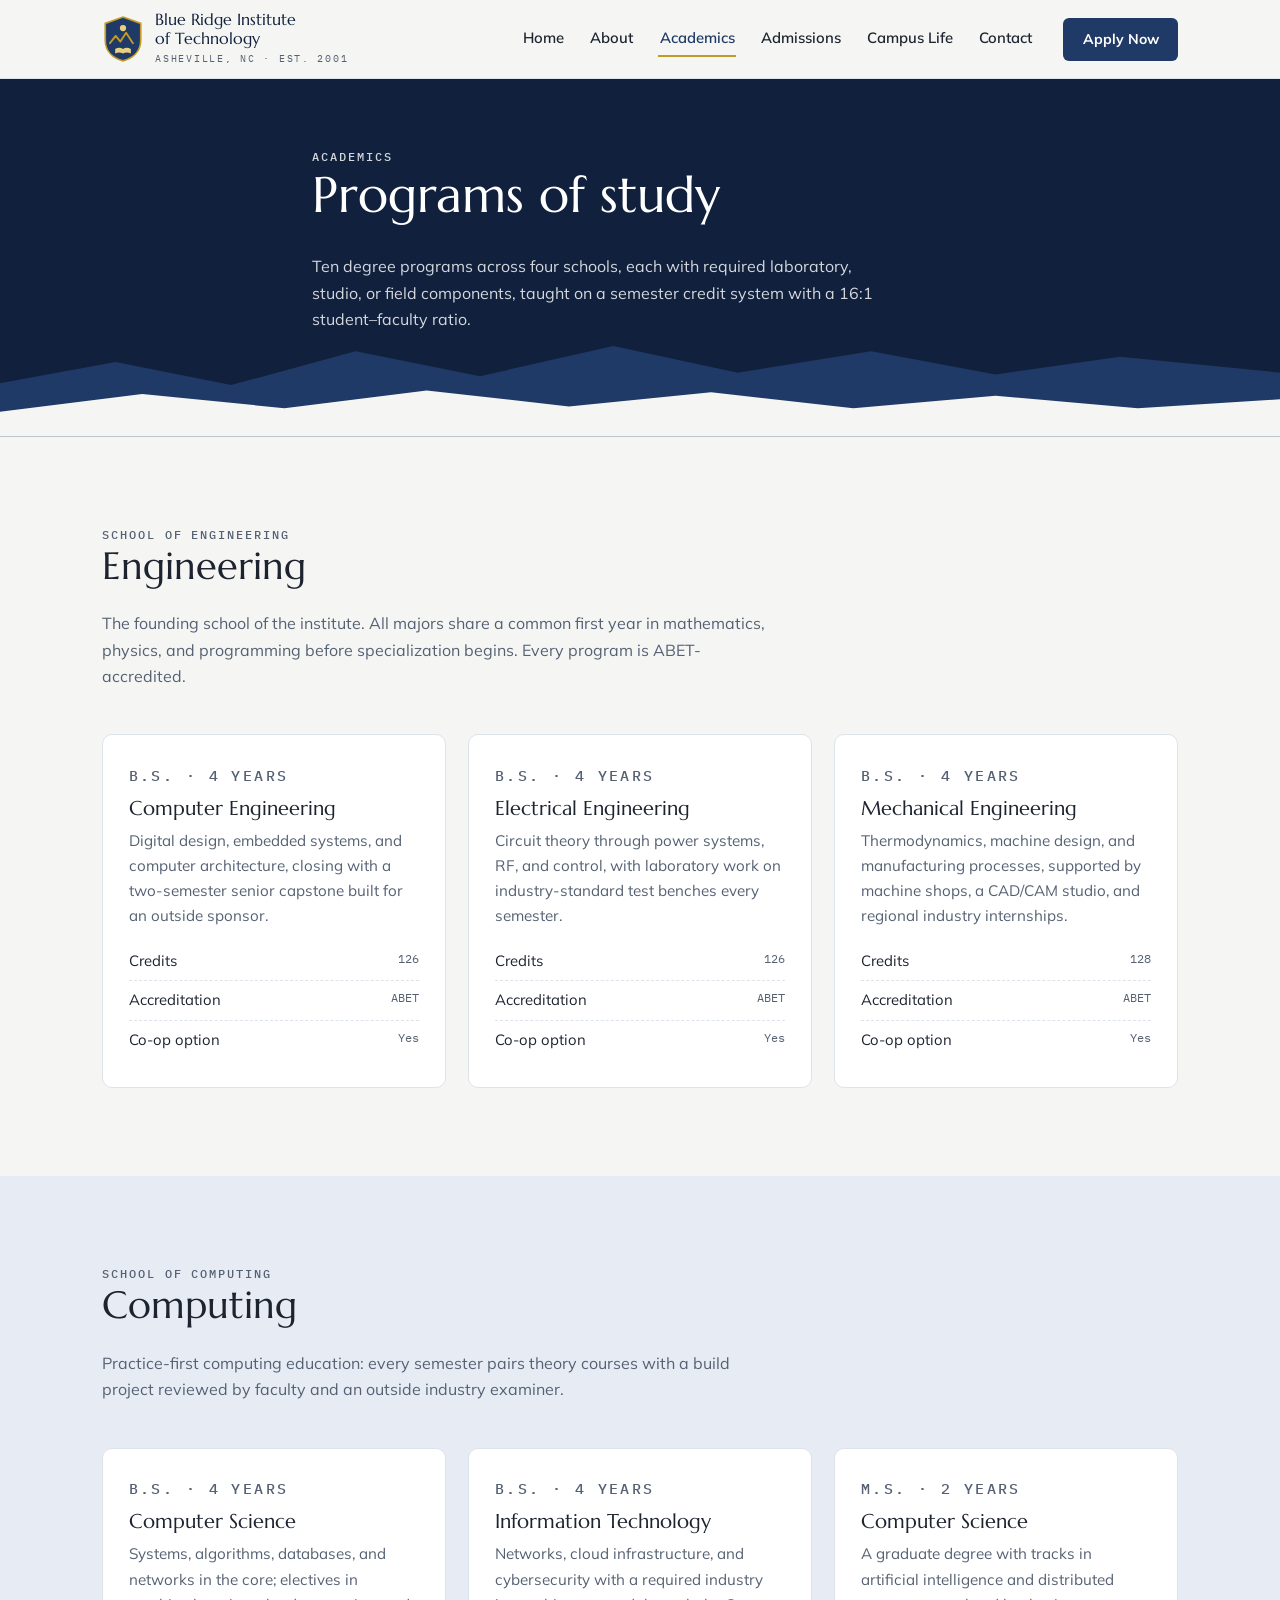
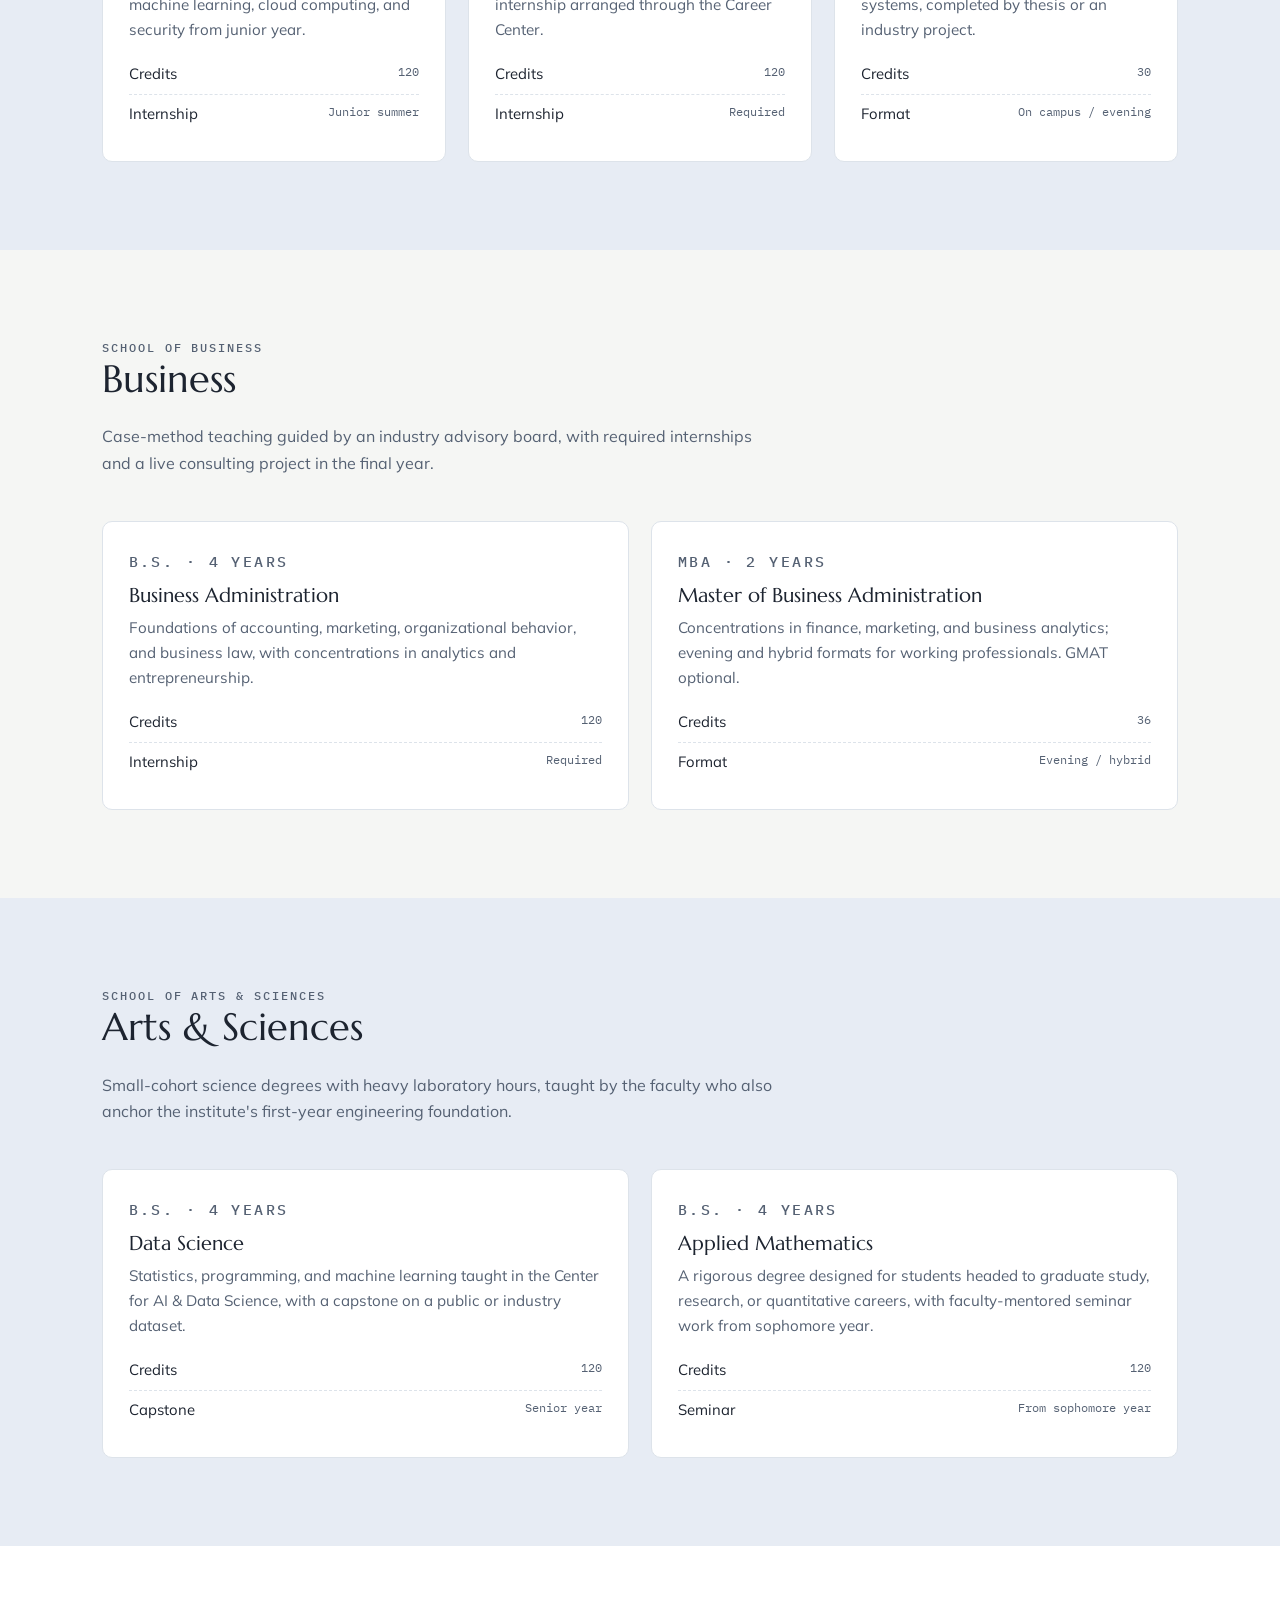
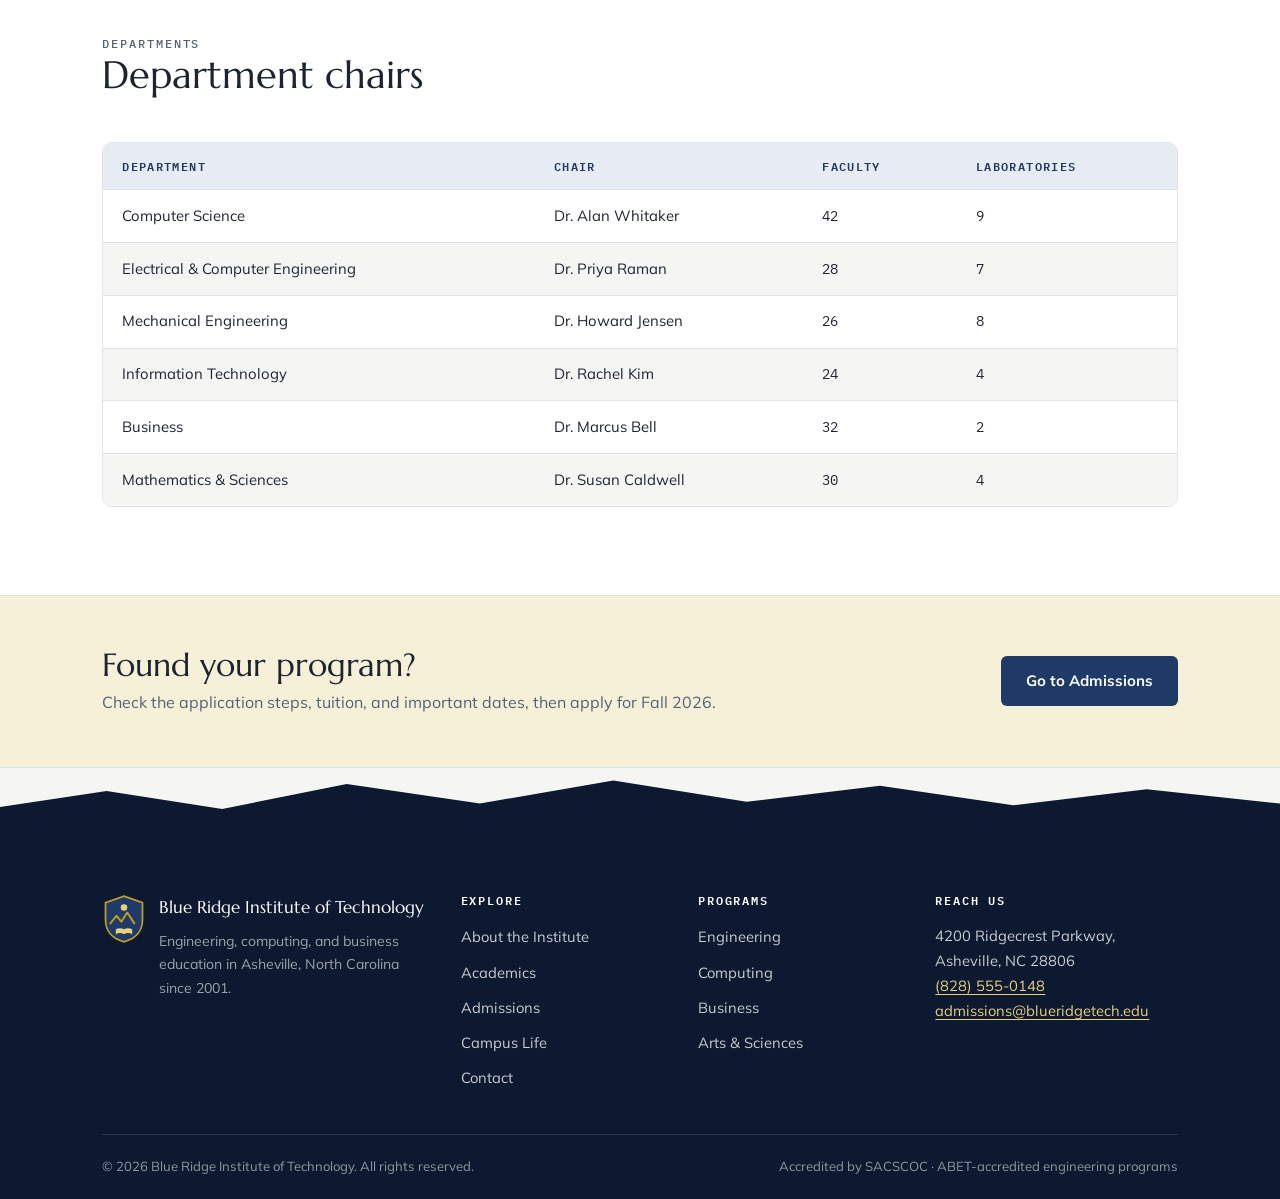
<file: programs.html>
<!DOCTYPE html>
<html lang="en">
<head>
  <meta charset="UTF-8">
  <meta name="viewport" content="width=device-width, initial-scale=1.0">
  <title>Academics — Blue Ridge Institute of Technology</title>
  <meta name="description" content="Undergraduate and graduate programs at Blue Ridge Institute of Technology — ABET-accredited engineering, computer science, business, and data science degrees.">
  <link rel="icon" href="data:image/svg+xml,%3Csvg xmlns='http://www.w3.org/2000/svg' viewBox='0 0 40 46'%3E%3Cpath d='M20 2 37 8v16c0 11-7.5 17.5-17 20C10.5 41.5 3 35 3 24V8Z' fill='%231F3A66' stroke='%23C39A26' stroke-width='2'/%3E%3Cpath d='M8 27l6-8 5 6 6-9 7 11' fill='none' stroke='%23C39A26' stroke-width='2'/%3E%3C/svg%3E">
  <link rel="preconnect" href="https://fonts.googleapis.com">
  <link rel="preconnect" href="https://fonts.gstatic.com" crossorigin>
  <link href="https://fonts.googleapis.com/css2?family=Marcellus&family=Mulish:wght@400;600;700;800&family=IBM+Plex+Mono:wght@400;500;600&display=swap" rel="stylesheet">
  <link rel="stylesheet" href="css/styles.css">
</head>
<body>
  <a class="skip-link" href="#main">Skip to main content</a>

  <header class="site-header">
    <div class="container header-inner">
      <a class="brand" href="index.html">
        <svg class="brand-crest" viewBox="0 0 40 46" aria-hidden="true">
          <path d="M20 2 37 8v16c0 11-7.5 17.5-17 20C10.5 41.5 3 35 3 24V8Z" fill="#1F3A66" stroke="#C39A26" stroke-width="1.6"/>
          <circle cx="20" cy="12.5" r="3" fill="#E9D07E"/>
          <path d="M7.5 27l5.5-7 4.5 5.5 5.5-8.5 6.5 10" fill="none" stroke="#C39A26" stroke-width="1.8" stroke-linecap="round" stroke-linejoin="round"/>
          <path d="M12.5 32.5c2.6-1.4 5.1-1.4 7.5 0 2.4-1.4 4.9-1.4 7.5 0v4.5c-2.6-1.4-5.1-1.4-7.5 0-2.4-1.4-4.9-1.4-7.5 0Z" fill="#E9D07E"/>
        </svg>
        <span class="brand-text">
          <span class="brand-name">Blue Ridge Institute<br>of Technology</span>
          <span class="brand-sub">Asheville, NC &middot; Est. 2001</span>
        </span>
      </a>
      <nav class="site-nav" id="siteNav" aria-label="Primary">
        <a class="nav-link" href="index.html">Home</a>
        <a class="nav-link" href="about.html">About</a>
        <a class="nav-link is-active" href="programs.html" aria-current="page">Academics</a>
        <a class="nav-link" href="admissions.html">Admissions</a>
        <a class="nav-link" href="campus.html">Campus Life</a>
        <a class="nav-link" href="contact.html">Contact</a>
        <a class="btn btn-solid nav-cta" href="admissions.html#apply">Apply Now</a>
      </nav>
      <button class="nav-toggle" aria-expanded="false" aria-controls="siteNav" aria-label="Toggle navigation menu">
        <span></span><span></span><span></span>
      </button>
    </div>
  </header>

  <main id="main">

    <section class="page-hero">
      <div class="container page-hero-inner">
        <p class="eyebrow">Academics</p>
        <h1>Programs of study</h1>
        <p>Ten degree programs across four schools, each with required laboratory, studio, or field components, taught on a semester credit system with a 16:1 student&ndash;faculty ratio.</p>
      </div>
      <div class="hero-ridges" aria-hidden="true">
        <svg viewBox="0 0 1440 120" preserveAspectRatio="none">
          <path fill="#1F3A66" d="M0 60 130 36l130 26 140-38 140 28 150-34 140 30 150-24 140 26 140-20 180 18V120H0Z"/>
          <path fill="#F5F6F4" d="M0 92 160 72l160 16 160-20 160 18 160-16 160 18 160-14 160 14 160-10V120H0Z"/>
        </svg>
      </div>
    </section>

    <!-- Engineering -->
    <section class="section" id="engineering">
      <div class="container">
        <div class="section-head">
          <p class="eyebrow">School of Engineering</p>
          <h2>Engineering</h2>
          <p>The founding school of the institute. All majors share a common first year in mathematics, physics, and programming before specialization begins. Every program is ABET-accredited.</p>
        </div>
        <div class="card-grid">
          <article class="card reveal">
            <p class="eyebrow">B.S. &middot; 4 years</p>
            <h3>Computer Engineering</h3>
            <p>Digital design, embedded systems, and computer architecture, closing with a two-semester senior capstone built for an outside sponsor.</p>
            <ul class="card-list">
              <li>Credits <span class="mono">126</span></li>
              <li>Accreditation <span class="mono">ABET</span></li>
              <li>Co-op option <span class="mono">Yes</span></li>
            </ul>
          </article>
          <article class="card reveal">
            <p class="eyebrow">B.S. &middot; 4 years</p>
            <h3>Electrical Engineering</h3>
            <p>Circuit theory through power systems, RF, and control, with laboratory work on industry-standard test benches every semester.</p>
            <ul class="card-list">
              <li>Credits <span class="mono">126</span></li>
              <li>Accreditation <span class="mono">ABET</span></li>
              <li>Co-op option <span class="mono">Yes</span></li>
            </ul>
          </article>
          <article class="card reveal">
            <p class="eyebrow">B.S. &middot; 4 years</p>
            <h3>Mechanical Engineering</h3>
            <p>Thermodynamics, machine design, and manufacturing processes, supported by machine shops, a CAD/CAM studio, and regional industry internships.</p>
            <ul class="card-list">
              <li>Credits <span class="mono">128</span></li>
              <li>Accreditation <span class="mono">ABET</span></li>
              <li>Co-op option <span class="mono">Yes</span></li>
            </ul>
          </article>
        </div>
      </div>
    </section>

    <!-- Computing -->
    <section class="section section--tint" id="computing">
      <div class="container">
        <div class="section-head">
          <p class="eyebrow">School of Computing</p>
          <h2>Computing</h2>
          <p>Practice-first computing education: every semester pairs theory courses with a build project reviewed by faculty and an outside industry examiner.</p>
        </div>
        <div class="card-grid">
          <article class="card reveal">
            <p class="eyebrow">B.S. &middot; 4 years</p>
            <h3>Computer Science</h3>
            <p>Systems, algorithms, databases, and networks in the core; electives in machine learning, cloud computing, and security from junior year.</p>
            <ul class="card-list">
              <li>Credits <span class="mono">120</span></li>
              <li>Internship <span class="mono">Junior summer</span></li>
            </ul>
          </article>
          <article class="card reveal">
            <p class="eyebrow">B.S. &middot; 4 years</p>
            <h3>Information Technology</h3>
            <p>Networks, cloud infrastructure, and cybersecurity with a required industry internship arranged through the Career Center.</p>
            <ul class="card-list">
              <li>Credits <span class="mono">120</span></li>
              <li>Internship <span class="mono">Required</span></li>
            </ul>
          </article>
          <article class="card reveal">
            <p class="eyebrow">M.S. &middot; 2 years</p>
            <h3>Computer Science</h3>
            <p>A graduate degree with tracks in artificial intelligence and distributed systems, completed by thesis or an industry project.</p>
            <ul class="card-list">
              <li>Credits <span class="mono">30</span></li>
              <li>Format <span class="mono">On campus / evening</span></li>
            </ul>
          </article>
        </div>
      </div>
    </section>

    <!-- Business -->
    <section class="section" id="business">
      <div class="container">
        <div class="section-head">
          <p class="eyebrow">School of Business</p>
          <h2>Business</h2>
          <p>Case-method teaching guided by an industry advisory board, with required internships and a live consulting project in the final year.</p>
        </div>
        <div class="card-grid card-grid--2">
          <article class="card reveal">
            <p class="eyebrow">B.S. &middot; 4 years</p>
            <h3>Business Administration</h3>
            <p>Foundations of accounting, marketing, organizational behavior, and business law, with concentrations in analytics and entrepreneurship.</p>
            <ul class="card-list">
              <li>Credits <span class="mono">120</span></li>
              <li>Internship <span class="mono">Required</span></li>
            </ul>
          </article>
          <article class="card reveal">
            <p class="eyebrow">MBA &middot; 2 years</p>
            <h3>Master of Business Administration</h3>
            <p>Concentrations in finance, marketing, and business analytics; evening and hybrid formats for working professionals. GMAT optional.</p>
            <ul class="card-list">
              <li>Credits <span class="mono">36</span></li>
              <li>Format <span class="mono">Evening / hybrid</span></li>
            </ul>
          </article>
        </div>
      </div>
    </section>

    <!-- Arts & Sciences -->
    <section class="section section--tint" id="arts-sciences">
      <div class="container">
        <div class="section-head">
          <p class="eyebrow">School of Arts &amp; Sciences</p>
          <h2>Arts &amp; Sciences</h2>
          <p>Small-cohort science degrees with heavy laboratory hours, taught by the faculty who also anchor the institute's first-year engineering foundation.</p>
        </div>
        <div class="card-grid card-grid--2">
          <article class="card reveal">
            <p class="eyebrow">B.S. &middot; 4 years</p>
            <h3>Data Science</h3>
            <p>Statistics, programming, and machine learning taught in the Center for AI &amp; Data Science, with a capstone on a public or industry dataset.</p>
            <ul class="card-list">
              <li>Credits <span class="mono">120</span></li>
              <li>Capstone <span class="mono">Senior year</span></li>
            </ul>
          </article>
          <article class="card reveal">
            <p class="eyebrow">B.S. &middot; 4 years</p>
            <h3>Applied Mathematics</h3>
            <p>A rigorous degree designed for students headed to graduate study, research, or quantitative careers, with faculty-mentored seminar work from sophomore year.</p>
            <ul class="card-list">
              <li>Credits <span class="mono">120</span></li>
              <li>Seminar <span class="mono">From sophomore year</span></li>
            </ul>
          </article>
        </div>
      </div>
    </section>

    <!-- Departments & chairs -->
    <section class="section section--white">
      <div class="container">
        <div class="section-head">
          <p class="eyebrow">Departments</p>
          <h2>Department chairs</h2>
        </div>
        <div class="table-wrap reveal">
          <table>
            <thead>
              <tr>
                <th scope="col">Department</th>
                <th scope="col">Chair</th>
                <th scope="col">Faculty</th>
                <th scope="col">Laboratories</th>
              </tr>
            </thead>
            <tbody>
              <tr><td>Computer Science</td><td>Dr. Alan Whitaker</td><td class="mono">42</td><td class="mono">9</td></tr>
              <tr><td>Electrical &amp; Computer Engineering</td><td>Dr. Priya Raman</td><td class="mono">28</td><td class="mono">7</td></tr>
              <tr><td>Mechanical Engineering</td><td>Dr. Howard Jensen</td><td class="mono">26</td><td class="mono">8</td></tr>
              <tr><td>Information Technology</td><td>Dr. Rachel Kim</td><td class="mono">24</td><td class="mono">4</td></tr>
              <tr><td>Business</td><td>Dr. Marcus Bell</td><td class="mono">32</td><td class="mono">2</td></tr>
              <tr><td>Mathematics &amp; Sciences</td><td>Dr. Susan Caldwell</td><td class="mono">30</td><td class="mono">4</td></tr>
            </tbody>
          </table>
        </div>
      </div>
    </section>

    <section class="cta-band">
      <div class="container cta-band-inner">
        <div>
          <h2>Found your program?</h2>
          <p>Check the application steps, tuition, and important dates, then apply for Fall 2026.</p>
        </div>
        <a class="btn btn-solid" href="admissions.html">Go to Admissions</a>
      </div>
    </section>

  </main>

  <div class="footer-ridge" aria-hidden="true">
    <svg viewBox="0 0 1440 70" preserveAspectRatio="none">
      <path fill="#0C1930" d="M0 70V44l120-18 130 20 140-28 150 22 150-26 150 24 150-18 150 22 150-18 150 16V70Z"/>
    </svg>
  </div>
  <footer class="site-footer">
    <div class="container">
      <div class="footer-grid">
        <div>
          <div class="footer-brand">
            <svg class="brand-crest" viewBox="0 0 40 46" aria-hidden="true">
              <path d="M20 2 37 8v16c0 11-7.5 17.5-17 20C10.5 41.5 3 35 3 24V8Z" fill="#1F3A66" stroke="#C39A26" stroke-width="1.6"/>
              <circle cx="20" cy="12.5" r="3" fill="#E9D07E"/>
              <path d="M7.5 27l5.5-7 4.5 5.5 5.5-8.5 6.5 10" fill="none" stroke="#C39A26" stroke-width="1.8" stroke-linecap="round" stroke-linejoin="round"/>
              <path d="M12.5 32.5c2.6-1.4 5.1-1.4 7.5 0 2.4-1.4 4.9-1.4 7.5 0v4.5c-2.6-1.4-5.1-1.4-7.5 0-2.4-1.4-4.9-1.4-7.5 0Z" fill="#E9D07E"/>
            </svg>
            <div>
              <span class="footer-brand-name">Blue Ridge Institute of Technology</span>
              <p>Engineering, computing, and business education in Asheville, North Carolina since 2001.</p>
            </div>
          </div>
        </div>
        <div>
          <h4>Explore</h4>
          <ul class="footer-links">
            <li><a href="about.html">About the Institute</a></li>
            <li><a href="programs.html">Academics</a></li>
            <li><a href="admissions.html">Admissions</a></li>
            <li><a href="campus.html">Campus Life</a></li>
            <li><a href="contact.html">Contact</a></li>
          </ul>
        </div>
        <div>
          <h4>Programs</h4>
          <ul class="footer-links">
            <li><a href="programs.html#engineering">Engineering</a></li>
            <li><a href="programs.html#computing">Computing</a></li>
            <li><a href="programs.html#business">Business</a></li>
            <li><a href="programs.html#arts-sciences">Arts &amp; Sciences</a></li>
          </ul>
        </div>
        <div>
          <h4>Reach Us</h4>
          <address>
            4200 Ridgecrest Parkway,<br>
            Asheville, NC 28806<br>
            <a href="tel:+18285550148">(828) 555-0148</a><br>
            <a href="mailto:admissions@blueridgetech.edu">admissions@blueridgetech.edu</a>
          </address>
        </div>
      </div>
      <div class="footer-bottom">
        <p>&copy; <span id="footerYear">2026</span> Blue Ridge Institute of Technology. All rights reserved.</p>
        <p>Accredited by SACSCOC &middot; ABET-accredited engineering programs</p>
      </div>
    </div>
  </footer>

  <script src="js/main.js"></script>
</body>
</html>
</file>
<file: css/styles.css>
/* ============================================================
   Blue Ridge Institute of Technology — styles.css
   ============================================================ */

:root {
  --navy-950: #0C1930;
  --navy-900: #11213D;
  --navy-800: #172C50;
  --navy-700: #1F3A66;
  --navy-600: #2C4E85;
  --navy-100: #E7ECF4;
  --brass: #C39A26;
  --brass-soft: #E9D07E;
  --brass-tint: #F7F0D9;
  --paper: #F5F6F4;
  --card: #FFFFFF;
  --ink: #1D2430;
  --ink-soft: #556173;
  --line: #DDE3EA;

  --font-display: "Marcellus", "Georgia", serif;
  --font-body: "Mulish", "Helvetica Neue", Arial, sans-serif;
  --font-mono: "IBM Plex Mono", "Menlo", monospace;

  --radius: 10px;
  --shadow-sm: 0 1px 2px rgba(17, 33, 61, 0.06), 0 2px 8px rgba(17, 33, 61, 0.06);
  --shadow-md: 0 4px 10px rgba(17, 33, 61, 0.08), 0 12px 32px rgba(17, 33, 61, 0.10);
  --container: 1140px;
}

/* ---------- Reset & base ---------- */

*, *::before, *::after { box-sizing: border-box; }

html { scroll-behavior: smooth; }

body {
  margin: 0;
  font-family: var(--font-body);
  font-size: 1rem;
  line-height: 1.65;
  color: var(--ink);
  background: var(--paper);
  -webkit-font-smoothing: antialiased;
}

img, svg { max-width: 100%; display: block; }

h1, h2, h3, h4 {
  font-family: var(--font-display);
  font-weight: 400;
  line-height: 1.15;
  margin: 0 0 0.6em;
  color: inherit;
}

p { margin: 0 0 1em; }

a { color: var(--navy-700); text-decoration-thickness: 1px; text-underline-offset: 3px; }
a:hover { color: var(--navy-600); }

ul, ol { margin: 0 0 1em; padding-left: 1.2em; }

:focus-visible {
  outline: 2px solid var(--brass);
  outline-offset: 2px;
  border-radius: 2px;
}

.skip-link {
  position: absolute;
  left: -9999px;
  top: 0;
  background: var(--navy-900);
  color: #fff;
  padding: 0.6rem 1rem;
  z-index: 200;
}
.skip-link:focus { left: 0.5rem; top: 0.5rem; }

/* ---------- Utilities ---------- */

.container {
  max-width: var(--container);
  margin-inline: auto;
  padding-inline: clamp(1.1rem, 4vw, 2rem);
}

.section { padding-block: clamp(3.2rem, 7vw, 5.5rem); }
.section--tint { background: var(--navy-100); }
.section--white { background: var(--card); }

.eyebrow {
  font-family: var(--font-mono);
  font-size: 0.76rem;
  font-weight: 500;
  text-transform: uppercase;
  letter-spacing: 0.16em;
  color: var(--brass);
  margin: 0 0 0.9rem;
}

.section-head { max-width: 680px; margin-bottom: clamp(1.8rem, 4vw, 2.8rem); }
.section-head h2 { font-size: clamp(1.65rem, 3.2vw, 2.35rem); }
.section-head p { color: var(--ink-soft); margin-bottom: 0; }

.lede { font-size: 1.08rem; color: var(--ink-soft); }

/* ---------- Buttons ---------- */

.btn {
  display: inline-block;
  font-family: var(--font-body);
  font-weight: 700;
  font-size: 0.94rem;
  padding: 0.72rem 1.5rem;
  border-radius: 6px;
  border: 1.5px solid transparent;
  text-decoration: none;
  cursor: pointer;
  transition: background-color 160ms ease, color 160ms ease, border-color 160ms ease, transform 160ms ease;
}
.btn:hover { transform: translateY(-1px); }

.btn-brass { background: var(--brass); color: var(--navy-950); }
.btn-brass:hover { background: var(--brass-soft); color: var(--navy-950); }

.btn-solid { background: var(--navy-700); color: #fff; }
.btn-solid:hover { background: var(--navy-600); color: #fff; }

.btn-ghost { border-color: rgba(255, 255, 255, 0.55); color: #fff; }
.btn-ghost:hover { border-color: #fff; color: #fff; background: rgba(255, 255, 255, 0.08); }

.btn-outline { border-color: var(--navy-700); color: var(--navy-700); }
.btn-outline:hover { background: var(--navy-700); color: #fff; }

/* ---------- Header ---------- */

.site-header {
  position: sticky;
  top: 0;
  z-index: 100;
  background: var(--paper);
  border-bottom: 1px solid var(--line);
  transition: box-shadow 200ms ease;
}
.site-header.is-scrolled { box-shadow: var(--shadow-sm); }

.header-inner {
  display: flex;
  align-items: center;
  justify-content: space-between;
  gap: 1.5rem;
  padding-block: 0.7rem;
}

.brand {
  display: flex;
  align-items: center;
  gap: 0.7rem;
  text-decoration: none;
  color: var(--ink);
}
.brand-crest { width: 42px; height: 48px; flex-shrink: 0; }
.brand-name {
  display: block;
  font-family: var(--font-display);
  font-size: 0.98rem;
  line-height: 1.18;
  color: var(--navy-900);
}
.brand-sub {
  display: block;
  font-family: var(--font-mono);
  font-size: 0.6rem;
  letter-spacing: 0.18em;
  text-transform: uppercase;
  color: var(--ink-soft);
  margin-top: 0.2rem;
}

.site-nav {
  display: flex;
  align-items: center;
  gap: clamp(0.9rem, 1.8vw, 1.6rem);
}
.nav-link {
  font-size: 0.93rem;
  font-weight: 600;
  color: var(--ink);
  text-decoration: none;
  padding: 0.3rem 0.1rem;
  border-bottom: 2px solid transparent;
}
.nav-link:hover { color: var(--navy-700); }
.nav-link.is-active {
  color: var(--navy-700);
  border-bottom-color: var(--brass);
}
.nav-cta { margin-left: 0.4rem; padding: 0.55rem 1.15rem; font-size: 0.88rem; }

.nav-toggle {
  display: none;
  flex-direction: column;
  justify-content: center;
  gap: 5px;
  width: 44px;
  height: 44px;
  padding: 10px;
  background: none;
  border: 1px solid var(--line);
  border-radius: 8px;
  cursor: pointer;
}
.nav-toggle span {
  display: block;
  height: 2px;
  background: var(--navy-900);
  border-radius: 2px;
  transition: transform 200ms ease, opacity 200ms ease;
}
.nav-toggle[aria-expanded="true"] span:nth-child(1) { transform: translateY(7px) rotate(45deg); }
.nav-toggle[aria-expanded="true"] span:nth-child(2) { opacity: 0; }
.nav-toggle[aria-expanded="true"] span:nth-child(3) { transform: translateY(-7px) rotate(-45deg); }

@media (max-width: 920px) {
  .nav-toggle { display: flex; }
  .site-nav {
    position: absolute;
    top: 100%;
    left: 0;
    right: 0;
    flex-direction: column;
    align-items: stretch;
    gap: 0;
    background: var(--paper);
    border-bottom: 1px solid var(--line);
    box-shadow: var(--shadow-md);
    padding: 0.6rem 1.2rem 1.2rem;
    display: none;
  }
  .site-nav.is-open { display: flex; }
  .nav-link { padding: 0.75rem 0.2rem; border-bottom: 1px solid var(--line); }
  .nav-link.is-active { border-bottom-color: var(--line); }
  .nav-cta { margin: 1rem 0 0; text-align: center; }
}

/* ---------- Hero (home) ---------- */

.hero {
  position: relative;
  background: var(--navy-900);
  color: #fff;
  overflow: hidden;
}
.hero-inner {
  position: relative;
  z-index: 2;
  padding-block: clamp(4rem, 9vw, 7rem) clamp(7rem, 14vw, 11rem);
  max-width: 760px;
}
.hero-motto { margin-bottom: 1.6rem; }
.hero-motto [lang="la"] {
  display: block;
  font-size: 1.15rem;
  color: var(--brass-soft);
  letter-spacing: 0.04em;
}
.motto-tr {
  display: block;
  font-family: var(--font-mono);
  font-size: 0.72rem;
  letter-spacing: 0.14em;
  text-transform: uppercase;
  color: rgba(255, 255, 255, 0.55);
  margin-top: 0.4rem;
}
.hero h1 {
  font-size: clamp(2.3rem, 5.4vw, 3.9rem);
  color: #fff;
  margin-bottom: 0.5em;
}
.hero h1 em { font-style: normal; color: var(--brass-soft); }
.hero-lede {
  font-size: 1.08rem;
  color: rgba(255, 255, 255, 0.82);
  max-width: 580px;
  margin-bottom: 2rem;
}
.hero-actions { display: flex; flex-wrap: wrap; gap: 0.9rem; }

.hero-ridges {
  position: absolute;
  inset: auto 0 0 0;
  line-height: 0;
  z-index: 1;
}
.hero-ridges svg { width: 100%; height: auto; display: block; }

/* ---------- Page hero (inner pages) ---------- */

.page-hero {
  position: relative;
  background: var(--navy-900);
  color: #fff;
  overflow: hidden;
}
.page-hero-inner {
  position: relative;
  z-index: 2;
  padding-block: clamp(2.8rem, 6vw, 4.2rem) clamp(4.5rem, 9vw, 6.5rem);
  max-width: 720px;
}
.page-hero h1 { font-size: clamp(2rem, 4.2vw, 3.1rem); color: #fff; }
.page-hero p { color: rgba(255, 255, 255, 0.82); max-width: 580px; margin-bottom: 0; }

/* ---------- Stats strip ---------- */

.stats-strip { background: var(--card); border-bottom: 1px solid var(--line); }
.stats-grid {
  display: grid;
  grid-template-columns: repeat(4, 1fr);
  gap: 1px;
  background: var(--line);
  border-inline: 1px solid var(--line);
}
.stat {
  background: var(--card);
  padding: 1.6rem 1.4rem;
  text-align: center;
}
.stat-value {
  font-family: var(--font-mono);
  font-size: clamp(1.35rem, 2.6vw, 1.8rem);
  font-weight: 600;
  color: var(--navy-700);
  display: block;
}
.stat-label {
  font-size: 0.82rem;
  color: var(--ink-soft);
  letter-spacing: 0.04em;
  text-transform: uppercase;
  margin-top: 0.3rem;
  display: block;
}
@media (max-width: 760px) {
  .stats-grid { grid-template-columns: repeat(2, 1fr); }
}

/* ---------- Noticeboard ---------- */

.notice-layout {
  display: grid;
  grid-template-columns: 1.5fr 1fr;
  gap: clamp(1.5rem, 4vw, 3rem);
  align-items: start;
}
@media (max-width: 860px) { .notice-layout { grid-template-columns: 1fr; } }

.noticeboard {
  background: var(--card);
  border: 1px solid var(--line);
  border-radius: var(--radius);
  overflow: hidden;
}
.noticeboard-head {
  display: flex;
  align-items: center;
  justify-content: space-between;
  padding: 1rem 1.4rem;
  border-bottom: 1px solid var(--line);
  background: var(--navy-100);
}
.noticeboard-head h3 { margin: 0; font-size: 1.15rem; }
.noticeboard-head span {
  font-family: var(--font-mono);
  font-size: 0.7rem;
  letter-spacing: 0.12em;
  text-transform: uppercase;
  color: var(--ink-soft);
}
.notice-list { list-style: none; margin: 0; padding: 0; }
.notice-list li {
  display: flex;
  gap: 1.1rem;
  align-items: baseline;
  padding: 0.95rem 1.4rem;
  border-bottom: 1px solid var(--line);
}
.notice-list li:last-child { border-bottom: none; }
.notice-date {
  font-family: var(--font-mono);
  font-size: 0.72rem;
  font-weight: 600;
  letter-spacing: 0.06em;
  color: var(--brass);
  white-space: nowrap;
  flex-shrink: 0;
  width: 4.4rem;
}
.notice-list a { color: var(--ink); text-decoration: none; font-weight: 600; font-size: 0.95rem; }
.notice-list a:hover { color: var(--navy-700); text-decoration: underline; }

.admission-card {
  background: var(--navy-700);
  color: #fff;
  border-radius: var(--radius);
  padding: 1.8rem 1.7rem;
  box-shadow: var(--shadow-md);
}
.admission-card h3 { color: #fff; font-size: 1.35rem; }
.admission-card p { color: rgba(255, 255, 255, 0.85); font-size: 0.95rem; }
.admission-dates { list-style: none; padding: 0; margin: 0 0 1.4rem; }
.admission-dates li {
  display: flex;
  justify-content: space-between;
  gap: 1rem;
  padding: 0.55rem 0;
  border-bottom: 1px solid rgba(255, 255, 255, 0.16);
  font-size: 0.9rem;
}
.admission-dates li span:last-child {
  font-family: var(--font-mono);
  font-size: 0.78rem;
  color: var(--brass-soft);
  white-space: nowrap;
}

/* ---------- Card grids ---------- */

.card-grid {
  display: grid;
  grid-template-columns: repeat(3, 1fr);
  gap: 1.4rem;
}
.card-grid--2 { grid-template-columns: repeat(2, 1fr); }
.card-grid--4 { grid-template-columns: repeat(4, 1fr); }
@media (max-width: 980px) {
  .card-grid, .card-grid--4 { grid-template-columns: repeat(2, 1fr); }
}
@media (max-width: 640px) {
  .card-grid, .card-grid--2, .card-grid--4 { grid-template-columns: 1fr; }
}

.card {
  background: var(--card);
  border: 1px solid var(--line);
  border-radius: var(--radius);
  padding: 1.7rem 1.6rem;
  transition: box-shadow 200ms ease, transform 200ms ease;
}
.card:hover { box-shadow: var(--shadow-md); transform: translateY(-3px); }
.card h3 { font-size: 1.25rem; margin-bottom: 0.5rem; }
.card p { color: var(--ink-soft); font-size: 0.95rem; margin-bottom: 0; }
.card .eyebrow { margin-bottom: 0.6rem; }

.card-link {
  display: inline-block;
  margin-top: 1rem;
  font-weight: 700;
  font-size: 0.9rem;
  color: var(--navy-700);
  text-decoration: none;
}
.card-link:hover { text-decoration: underline; }

.card-list { list-style: none; padding: 0; margin: 0.8rem 0 0; }
.card-list li {
  padding: 0.45rem 0;
  border-bottom: 1px dashed var(--line);
  font-size: 0.93rem;
  color: var(--ink);
  display: flex;
  justify-content: space-between;
  gap: 0.8rem;
}
.card-list li:last-child { border-bottom: none; }
.card-list .mono {
  font-family: var(--font-mono);
  font-size: 0.75rem;
  color: var(--ink-soft);
  white-space: nowrap;
}

/* ---------- Icon pillars ---------- */

.pillar { text-align: left; }
.pillar-icon {
  width: 46px;
  height: 46px;
  border-radius: 10px;
  background: var(--navy-100);
  color: var(--navy-700);
  display: grid;
  place-items: center;
  margin-bottom: 1rem;
}
.pillar-icon svg { width: 22px; height: 22px; }

/* ---------- Placements band ---------- */

.placements { background: var(--navy-900); color: #fff; }
.placements .section-head h2 { color: #fff; }
.placements .section-head p { color: rgba(255, 255, 255, 0.75); }
.placement-stats {
  display: grid;
  grid-template-columns: repeat(3, 1fr);
  gap: 1.4rem;
  margin-bottom: 2.6rem;
}
@media (max-width: 700px) { .placement-stats { grid-template-columns: 1fr; } }
.placement-stat {
  border: 1px solid rgba(255, 255, 255, 0.18);
  border-radius: var(--radius);
  padding: 1.4rem 1.5rem;
}
.placement-stat .stat-value { color: var(--brass-soft); }
.placement-stat .stat-label { color: rgba(255, 255, 255, 0.65); text-align: left; }
.placement-stat .stat-value { text-align: left; }

.recruiter-row {
  display: flex;
  flex-wrap: wrap;
  gap: 0.7rem 1.8rem;
  align-items: center;
}
.recruiter-row span {
  font-family: var(--font-mono);
  font-size: 0.82rem;
  letter-spacing: 0.14em;
  text-transform: uppercase;
  color: rgba(255, 255, 255, 0.55);
}

/* ---------- CTA band ---------- */

.cta-band { background: var(--brass-tint); border-block: 1px solid var(--line); }
.cta-band-inner {
  display: flex;
  align-items: center;
  justify-content: space-between;
  gap: 1.5rem;
  flex-wrap: wrap;
  padding-block: clamp(2.2rem, 5vw, 3.2rem);
}
.cta-band h2 { font-size: clamp(1.5rem, 3vw, 2rem); margin: 0; }
.cta-band p { margin: 0.35rem 0 0; color: var(--ink-soft); }

/* ---------- Tables ---------- */

.table-wrap {
  overflow-x: auto;
  border: 1px solid var(--line);
  border-radius: var(--radius);
  background: var(--card);
}
table { border-collapse: collapse; width: 100%; min-width: 560px; }
th, td { text-align: left; padding: 0.85rem 1.2rem; font-size: 0.93rem; }
thead th {
  font-family: var(--font-mono);
  font-size: 0.72rem;
  font-weight: 600;
  letter-spacing: 0.12em;
  text-transform: uppercase;
  color: var(--navy-700);
  background: var(--navy-100);
  border-bottom: 1px solid var(--line);
}
tbody tr:nth-child(even) { background: var(--paper); }
tbody td { border-bottom: 1px solid var(--line); }
tbody tr:last-child td { border-bottom: none; }
td .mono, .mono { font-family: var(--font-mono); font-size: 0.85em; }

/* ---------- Admission steps ---------- */

.steps { counter-reset: step; list-style: none; padding: 0; margin: 0; display: grid; gap: 1rem; }
.step {
  counter-increment: step;
  display: grid;
  grid-template-columns: 56px 1fr;
  gap: 1.2rem;
  background: var(--card);
  border: 1px solid var(--line);
  border-radius: var(--radius);
  padding: 1.4rem 1.5rem;
}
.step::before {
  content: counter(step, decimal-leading-zero);
  font-family: var(--font-mono);
  font-size: 1.3rem;
  font-weight: 600;
  color: var(--brass);
  border-right: 1px solid var(--line);
  padding-right: 1rem;
  align-self: start;
  line-height: 1.3;
}
.step h3 { font-size: 1.15rem; margin-bottom: 0.35rem; }
.step p { margin: 0; color: var(--ink-soft); font-size: 0.95rem; }

/* ---------- Timeline (about) ---------- */

.timeline { list-style: none; padding: 0; margin: 0; position: relative; }
.timeline::before {
  content: "";
  position: absolute;
  left: 5.4rem;
  top: 0.5rem;
  bottom: 0.5rem;
  width: 1px;
  background: var(--line);
}
.timeline li {
  display: grid;
  grid-template-columns: 4.2rem 1fr;
  gap: 2.4rem;
  padding: 0.9rem 0;
  position: relative;
}
.timeline li::after {
  content: "";
  position: absolute;
  left: calc(5.4rem - 4px);
  top: 1.45rem;
  width: 9px;
  height: 9px;
  border-radius: 50%;
  background: var(--brass);
}
.timeline-year {
  font-family: var(--font-mono);
  font-weight: 600;
  color: var(--navy-700);
  text-align: right;
  font-size: 0.9rem;
  padding-top: 0.25rem;
}
.timeline-body h3 { font-size: 1.1rem; margin-bottom: 0.25rem; }
.timeline-body p { margin: 0; color: var(--ink-soft); font-size: 0.94rem; }
@media (max-width: 560px) {
  .timeline::before { left: 3.4rem; }
  .timeline li { grid-template-columns: 2.6rem 1fr; gap: 1.6rem; }
  .timeline li::after { left: calc(3.4rem - 4px); }
}

/* ---------- Leadership ---------- */

.person-card { display: flex; gap: 1.2rem; align-items: flex-start; }
.person-avatar {
  width: 62px;
  height: 62px;
  border-radius: 50%;
  background: var(--navy-700);
  color: var(--brass-soft);
  font-family: var(--font-display);
  font-size: 1.3rem;
  display: grid;
  place-items: center;
  flex-shrink: 0;
}
.person-card h3 { font-size: 1.15rem; margin-bottom: 0.15rem; }
.person-role {
  font-family: var(--font-mono);
  font-size: 0.7rem;
  letter-spacing: 0.12em;
  text-transform: uppercase;
  color: var(--brass);
  display: block;
  margin-bottom: 0.6rem;
}
.person-card blockquote {
  margin: 0;
  color: var(--ink-soft);
  font-size: 0.95rem;
}

/* ---------- FAQ ---------- */

.faq { display: grid; gap: 0.8rem; max-width: 820px; }
.faq details {
  background: var(--card);
  border: 1px solid var(--line);
  border-radius: var(--radius);
  padding: 0;
  overflow: hidden;
}
.faq summary {
  cursor: pointer;
  font-weight: 700;
  font-size: 0.98rem;
  padding: 1.05rem 1.4rem;
  list-style: none;
  position: relative;
  padding-right: 3rem;
}
.faq summary::-webkit-details-marker { display: none; }
.faq summary::after {
  content: "+";
  position: absolute;
  right: 1.3rem;
  top: 50%;
  transform: translateY(-50%);
  font-family: var(--font-mono);
  font-size: 1.15rem;
  color: var(--brass);
}
.faq details[open] summary::after { content: "–"; }
.faq details p {
  padding: 0 1.4rem 1.2rem;
  margin: 0;
  color: var(--ink-soft);
  font-size: 0.95rem;
}

/* ---------- Forms ---------- */

.form-grid { display: grid; grid-template-columns: 1fr 1fr; gap: 1.1rem; }
.form-grid .form-field--full { grid-column: 1 / -1; }
@media (max-width: 640px) { .form-grid { grid-template-columns: 1fr; } }

.form-field label {
  display: block;
  font-weight: 700;
  font-size: 0.85rem;
  margin-bottom: 0.35rem;
}
.form-field input,
.form-field select,
.form-field textarea {
  width: 100%;
  font: inherit;
  font-size: 0.95rem;
  padding: 0.68rem 0.9rem;
  border: 1px solid var(--line);
  border-radius: 7px;
  background: var(--card);
  color: var(--ink);
}
.form-field input:focus,
.form-field select:focus,
.form-field textarea:focus {
  outline: 2px solid var(--brass);
  outline-offset: 1px;
  border-color: var(--brass);
}
.form-field textarea { resize: vertical; min-height: 130px; }

.form-note { font-size: 0.85rem; color: var(--ink-soft); }
.form-success {
  display: none;
  background: var(--navy-100);
  border: 1px solid var(--navy-600);
  color: var(--navy-800);
  border-radius: var(--radius);
  padding: 1.1rem 1.3rem;
  font-weight: 600;
  margin-top: 1.2rem;
}
.form-success.is-visible { display: block; }

/* ---------- Contact ---------- */

.contact-layout {
  display: grid;
  grid-template-columns: 1fr 1.3fr;
  gap: clamp(1.8rem, 4vw, 3rem);
  align-items: start;
}
@media (max-width: 880px) { .contact-layout { grid-template-columns: 1fr; } }

.contact-block { margin-bottom: 1.6rem; }
.contact-block h3 { font-size: 1.1rem; margin-bottom: 0.3rem; }
.contact-block p { margin: 0; color: var(--ink-soft); font-size: 0.95rem; }
.contact-block a { font-weight: 600; }

.map-panel {
  border: 1px solid var(--line);
  border-radius: var(--radius);
  overflow: hidden;
  background: var(--card);
}
.map-panel svg { width: 100%; height: auto; display: block; }
.map-caption {
  padding: 0.9rem 1.3rem;
  font-size: 0.88rem;
  color: var(--ink-soft);
  border-top: 1px solid var(--line);
}

/* ---------- Footer ---------- */

.footer-ridge { line-height: 0; background: var(--paper); }
.footer-ridge svg { width: 100%; height: auto; display: block; }

.site-footer { background: var(--navy-950); color: rgba(255, 255, 255, 0.78); }
.footer-grid {
  display: grid;
  grid-template-columns: 1.6fr 1fr 1fr 1.2fr;
  gap: 2.2rem;
  padding-block: clamp(2.8rem, 6vw, 4rem) 2.2rem;
}
@media (max-width: 920px) { .footer-grid { grid-template-columns: 1fr 1fr; } }
@media (max-width: 560px) { .footer-grid { grid-template-columns: 1fr; } }

.footer-brand { display: flex; gap: 0.8rem; align-items: flex-start; }
.footer-brand .brand-crest { width: 44px; height: 50px; }
.footer-brand-name { font-family: var(--font-display); color: #fff; font-size: 1.05rem; line-height: 1.25; }
.footer-brand p { font-size: 0.88rem; margin-top: 0.6rem; color: rgba(255, 255, 255, 0.6); }

.site-footer h4 {
  color: #fff;
  font-family: var(--font-mono);
  font-size: 0.72rem;
  font-weight: 600;
  letter-spacing: 0.16em;
  text-transform: uppercase;
  margin-bottom: 1rem;
}
.footer-links { list-style: none; padding: 0; margin: 0; }
.footer-links li { margin-bottom: 0.55rem; }
.footer-links a {
  color: rgba(255, 255, 255, 0.78);
  text-decoration: none;
  font-size: 0.92rem;
}
.footer-links a:hover { color: var(--brass-soft); text-decoration: underline; }
.site-footer address { font-style: normal; font-size: 0.92rem; line-height: 1.7; }
.site-footer address a { color: var(--brass-soft); }

.footer-bottom {
  border-top: 1px solid rgba(255, 255, 255, 0.14);
  padding-block: 1.3rem;
  display: flex;
  justify-content: space-between;
  gap: 1rem;
  flex-wrap: wrap;
  font-size: 0.82rem;
  color: rgba(255, 255, 255, 0.55);
}
.footer-bottom p { margin: 0; }

/* ---------- Reveal on scroll ---------- */

.reveal {
  opacity: 0;
  transform: translateY(18px);
  transition: opacity 500ms ease, transform 500ms ease;
}
.reveal.is-visible { opacity: 1; transform: none; }

@media (prefers-reduced-motion: reduce) {
  html { scroll-behavior: auto; }
  .reveal { opacity: 1; transform: none; transition: none; }
  .btn:hover, .card:hover { transform: none; }
  *, *::before, *::after { animation-duration: 0.01ms !important; transition-duration: 0.01ms !important; }
}
</file>
